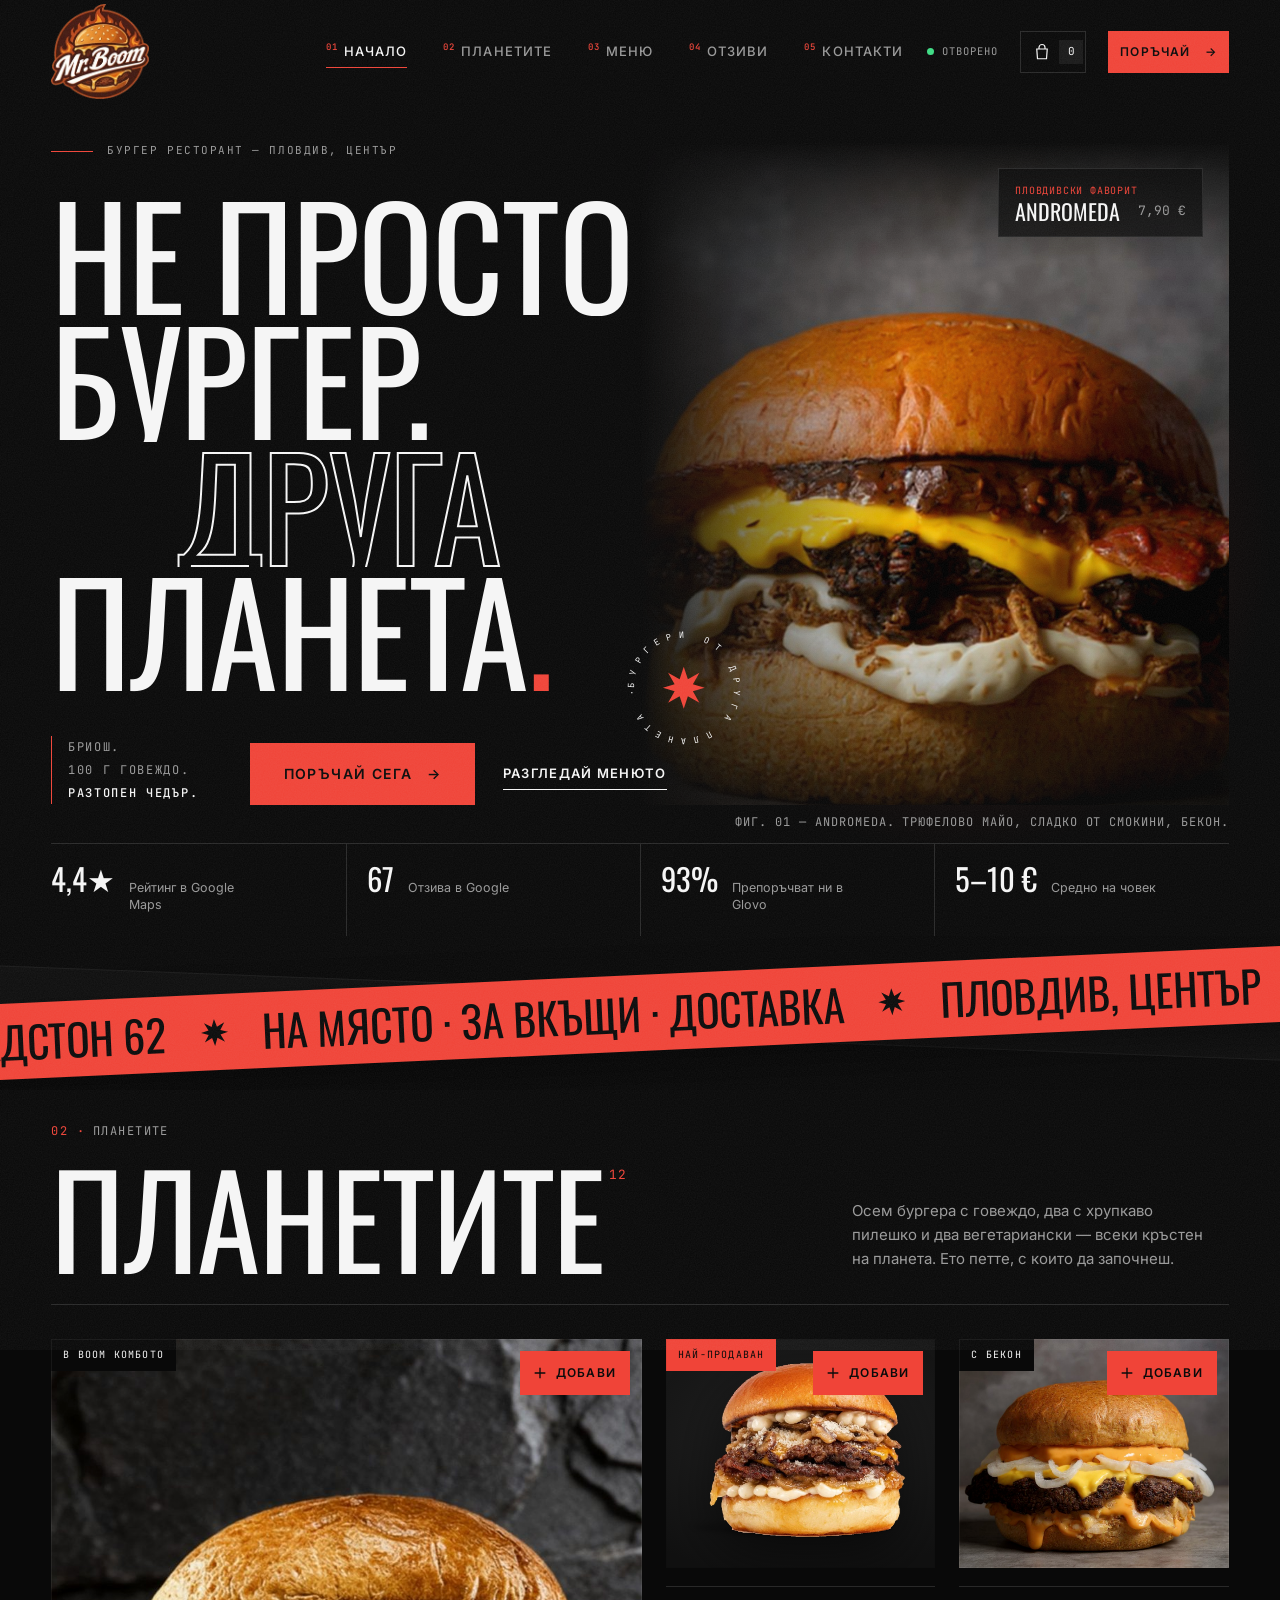
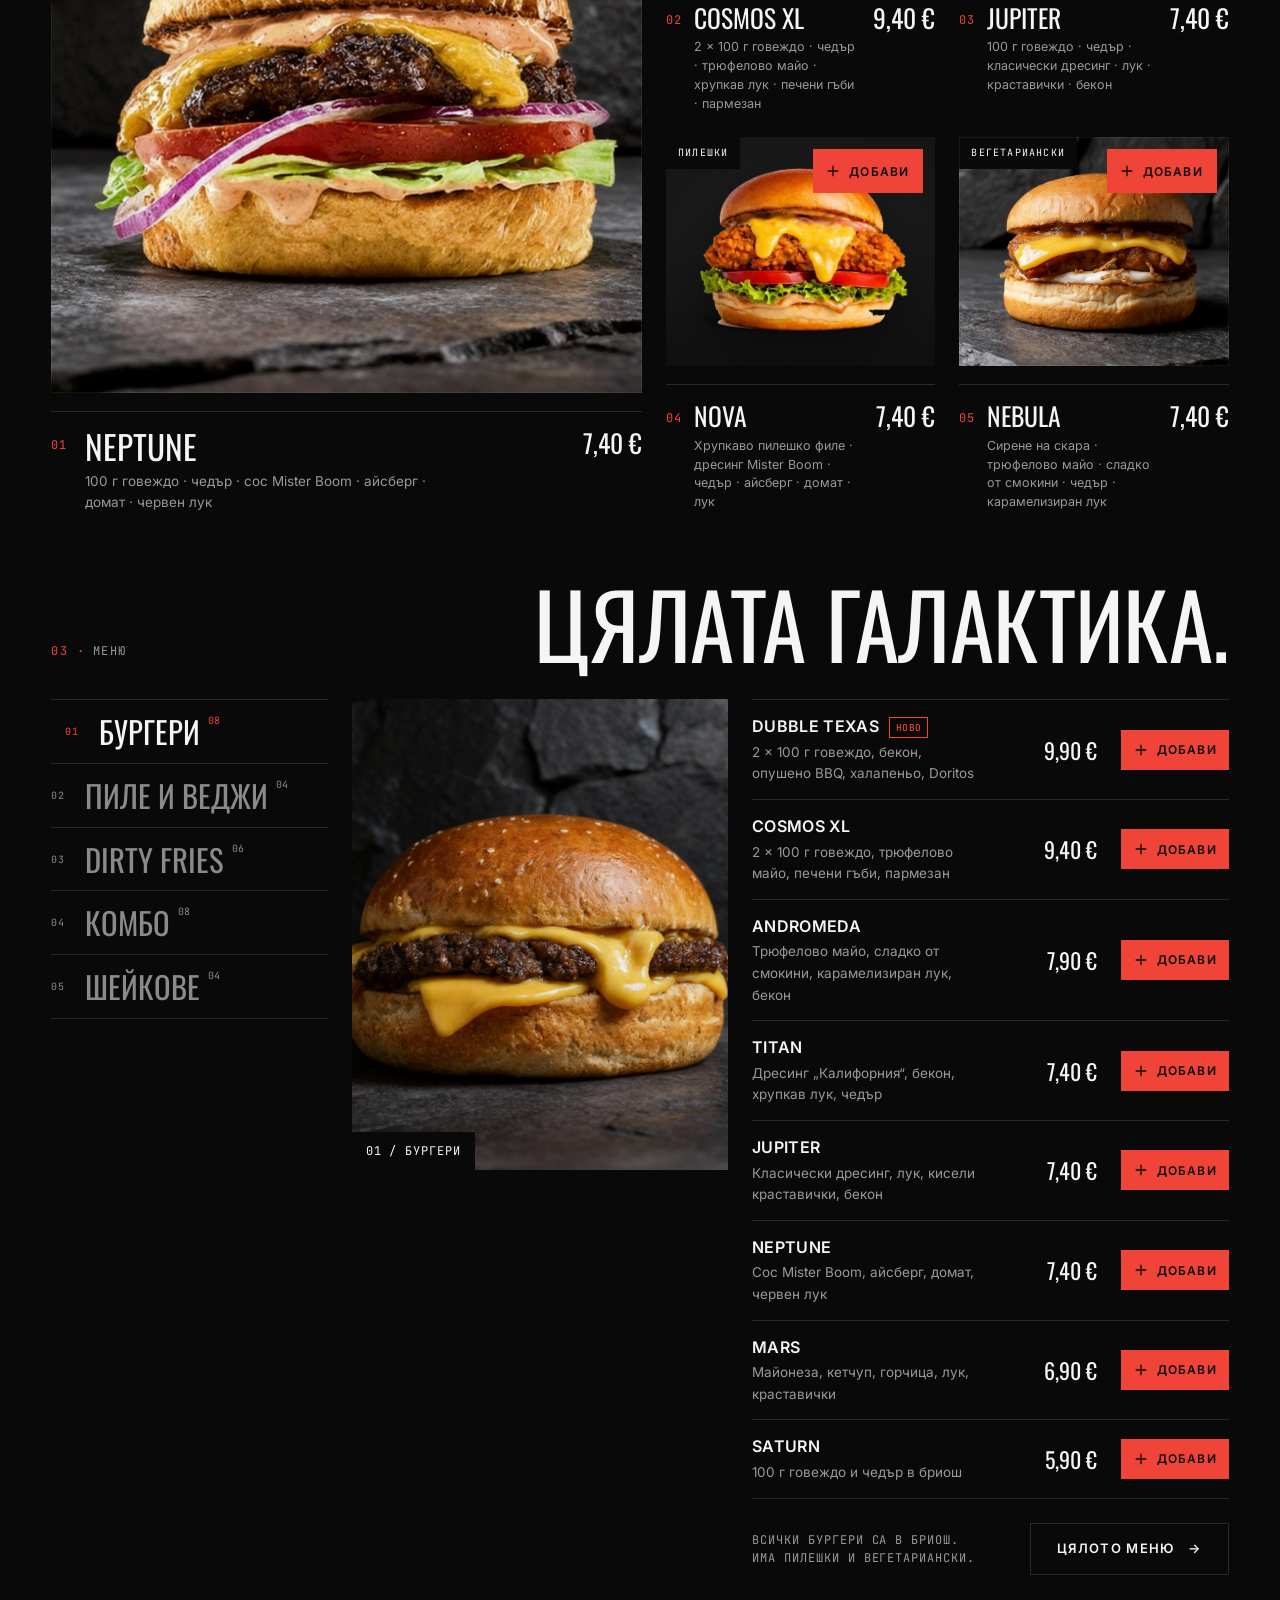
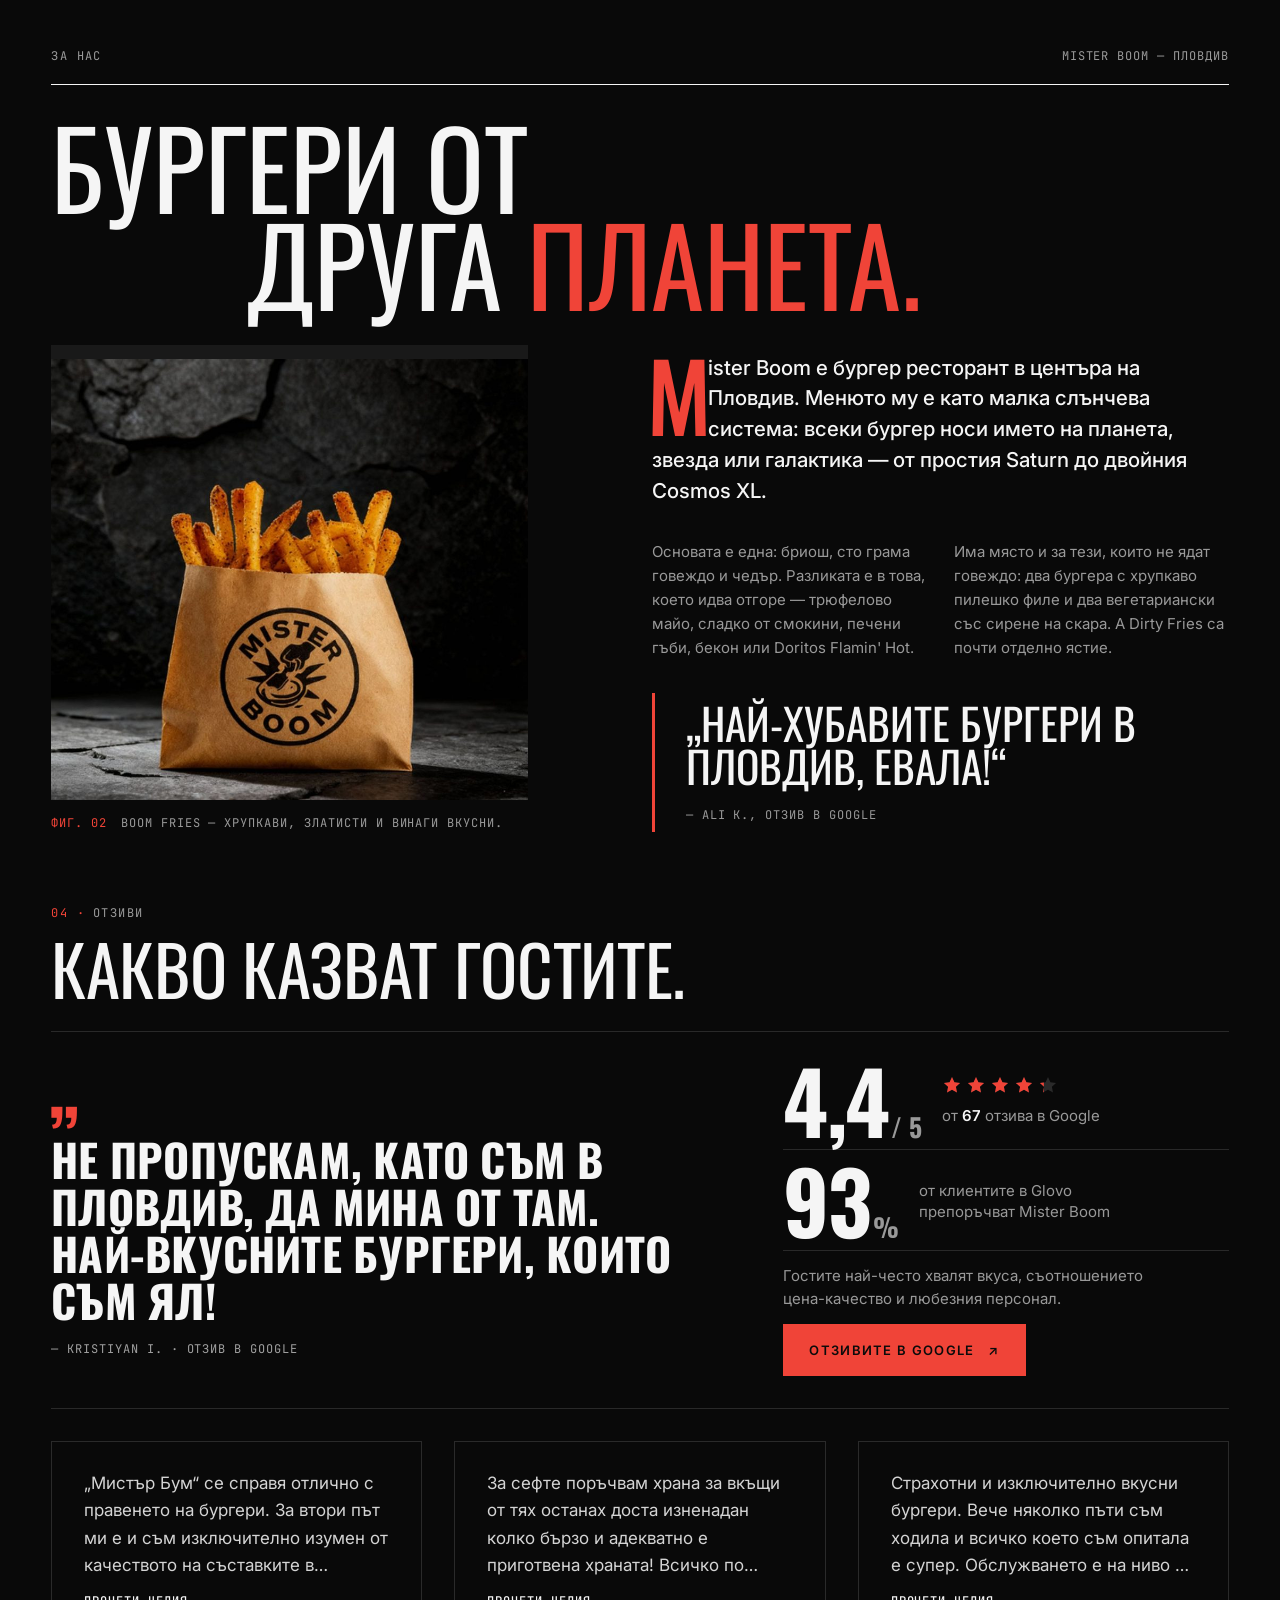
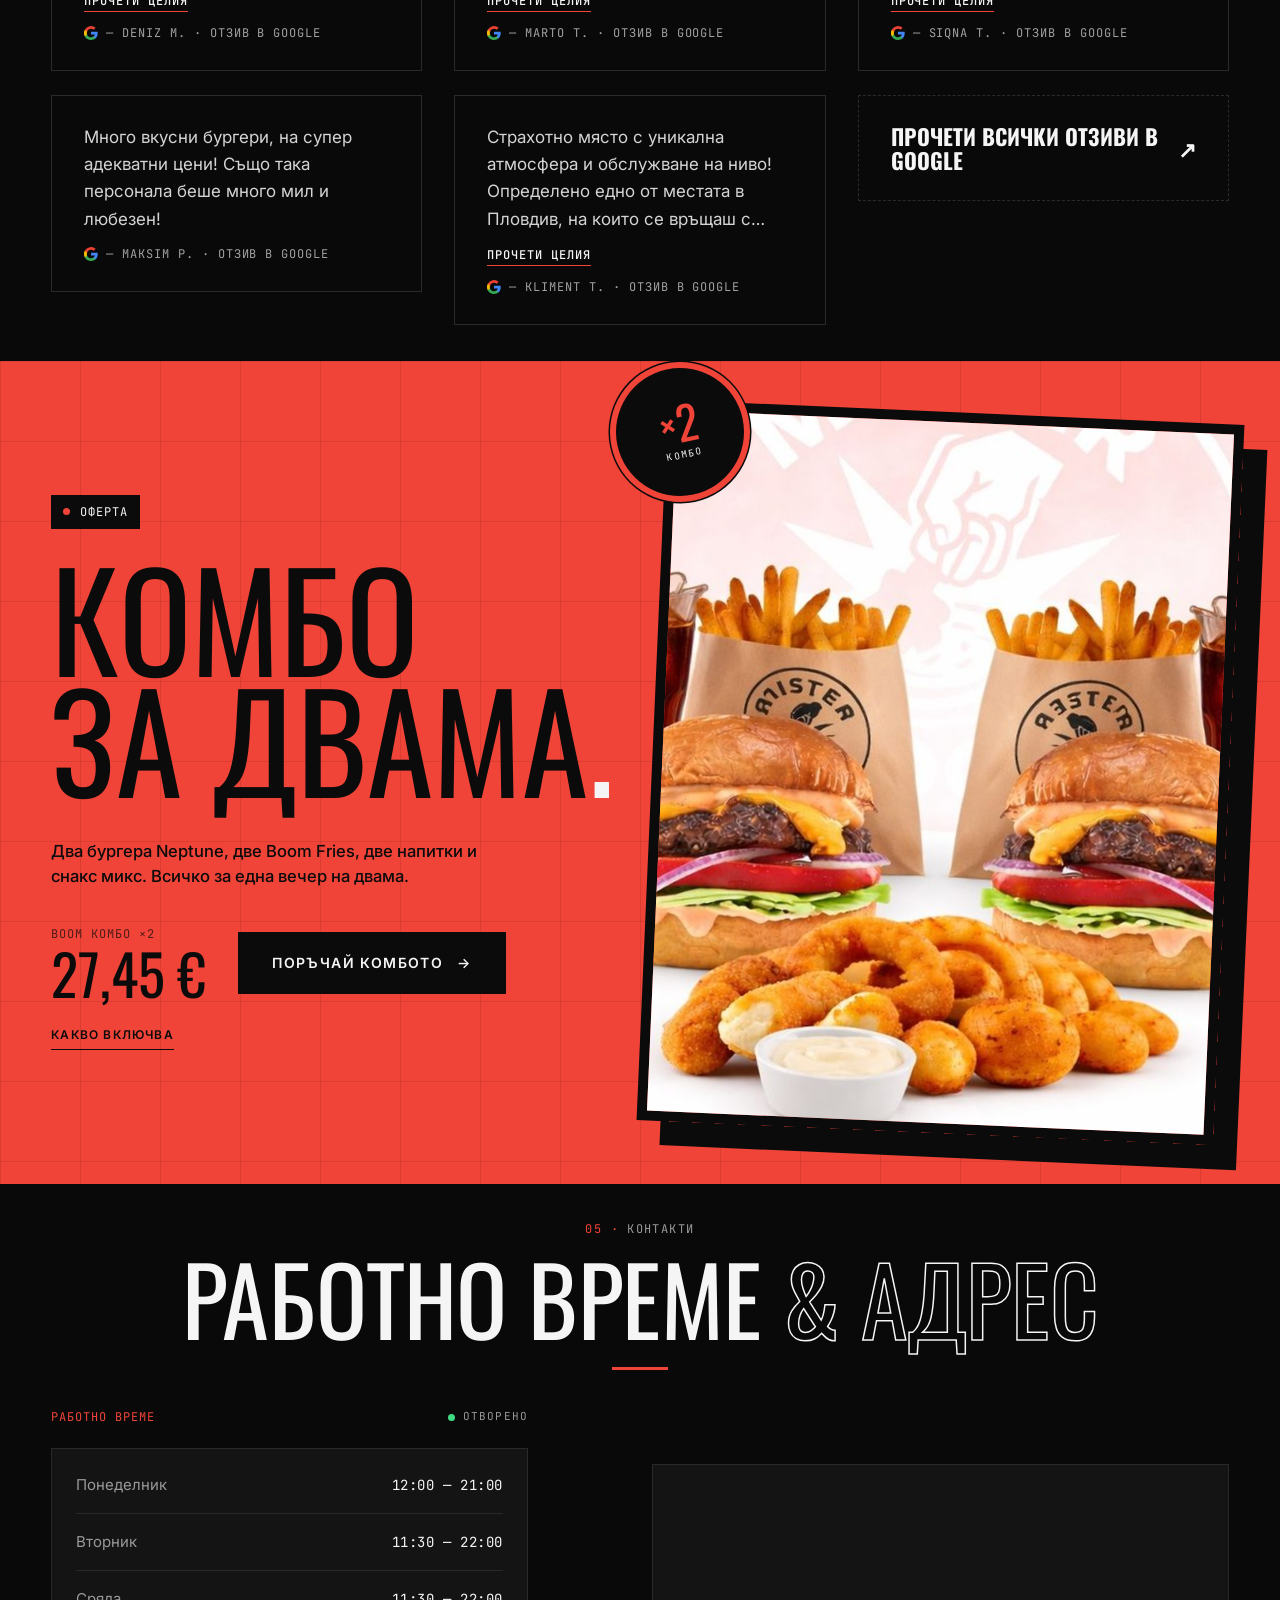
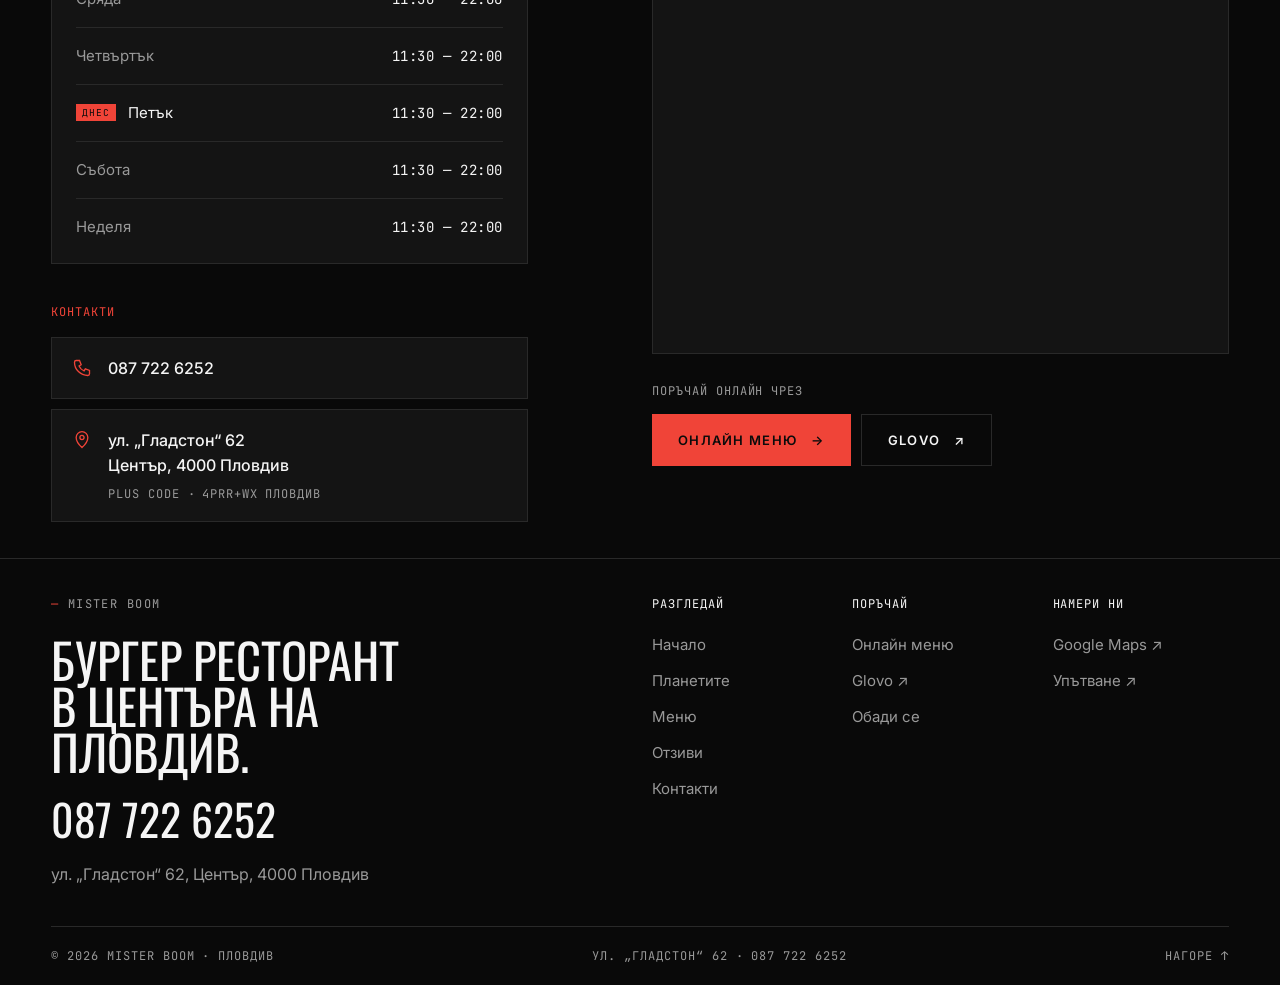
<file: index.html>
<!doctype html>
<html lang="bg">
<head>
  <meta charset="utf-8" />
  <meta name="viewport" content="width=device-width, initial-scale=1" />
  <title>Mister Boom — Бургер ресторант в Пловдив</title>
  <meta name="description" content="Mister Boom — бургер ресторант на ул. „Гладстон“ 62 в центъра на Пловдив. Бургери от друга планета: Andromeda, Cosmos XL, Neptune. На място, за вкъщи и с доставка." />
  <meta name="theme-color" content="#090909" />
  <meta property="og:title" content="Mister Boom — Бургер ресторант в Пловдив" />
  <meta property="og:description" content="Бургери от друга планета. ул. „Гладстон“ 62, Пловдив." />
  <meta property="og:image" content="assets/img/menu/andromeda.jpg" />
  <link rel="icon" type="image/png" href="assets/img/favicon-64.png" />
  <link rel="apple-touch-icon" href="assets/img/apple-touch-icon.png" />

  <link rel="preconnect" href="https://fonts.googleapis.com" />
  <link rel="preconnect" href="https://fonts.gstatic.com" crossorigin />
  <link href="https://fonts.googleapis.com/css2?family=Oswald:wght@700&family=Inter:wght@400;500;600;700&family=JetBrains+Mono:wght@400;500&display=swap" rel="stylesheet" />
  <link rel="preload" as="image" href="assets/img/menu/andromeda.jpg" />
  <link rel="stylesheet" href="assets/css/styles.css?v=20261110n" />

  <script type="application/ld+json">
  {
    "@context": "https://schema.org",
    "@type": "Restaurant",
    "name": "Mister Boom",
    "servesCuisine": "Бургери",
    "priceRange": "€5–10",
    "telephone": "+359877226252",
    "address": {
      "@type": "PostalAddress",
      "streetAddress": "ул. „Гладстон“ 62",
      "addressLocality": "Пловдив",
      "postalCode": "4000",
      "addressCountry": "BG"
    },
    "geo": { "@type": "GeoCoordinates", "latitude": 42.1422954, "longitude": 24.7424039 },
    "hasMap": "https://www.google.com/maps/place/Mister+Boom/@42.1422954,24.7424039,17z/data=!4m6!3m5!1s0x14acd100679ca285:0xe8a0c6bd7516f830!8m2!3d42.1422954!4d24.7424039!16s%2Fg%2F11y_2g5vdm",
    "hasMenu": "menu.html"
  }
  </script>
</head>
<body>
  <a class="skip-link" href="#main">Към съдържанието</a>

  <svg width="0" height="0" style="position:absolute" aria-hidden="true">
    <symbol id="burst" viewBox="0 0 100 100">
      <path d="M50 2l9.5 28.5L86 15.5 71 42l27 8-27 8 15 26.5-26.5-15L50 98l-9.5-28.5L14 84.5 29 58 2 50l27-8-15-26.5 26.5 15z" />
    </symbol>
    <symbol id="i-bag" viewBox="0 0 24 24"><path fill="none" stroke="currentColor" stroke-width="1.6" d="M5 8h14l-1 13H6L5 8Zm3 0V6a4 4 0 0 1 8 0v2" /></symbol>
    <symbol id="i-plus" viewBox="0 0 24 24"><path fill="none" stroke="currentColor" stroke-width="2" d="M12 4v16M4 12h16" /></symbol>
    <symbol id="i-check" viewBox="0 0 24 24"><path fill="none" stroke="currentColor" stroke-width="2.4" d="M4.5 12.5l5 5L19.5 7" /></symbol>
    <symbol id="i-phone" viewBox="0 0 24 24"><path fill="none" stroke="currentColor" stroke-width="1.6" d="M5 3h4l2 5-2.5 1.5a11 11 0 0 0 6 6L16 13l5 2v4a2 2 0 0 1-2 2A16 16 0 0 1 3 5a2 2 0 0 1 2-2Z" /></symbol>
    <symbol id="i-mail" viewBox="0 0 24 24"><path fill="none" stroke="currentColor" stroke-width="1.6" d="M3 5h18v14H3zM3 6l9 7 9-7" /></symbol>
    <symbol id="i-pin" viewBox="0 0 24 24"><path fill="none" stroke="currentColor" stroke-width="1.6" d="M12 21s-7-6.2-7-12a7 7 0 0 1 14 0c0 5.8-7 12-7 12Zm0-9.5a2.5 2.5 0 1 0 0-5 2.5 2.5 0 0 0 0 5Z" /></symbol>
    <symbol id="i-car" viewBox="0 0 24 24"><path fill="none" stroke="currentColor" stroke-width="1.6" d="M4 16V11l2-5h12l2 5v5M4 16h16M4 16v2h3v-2m10 0v2h3v-2M7 13h.01M17 13h.01" /></symbol>
    <symbol id="i-google" viewBox="0 0 24 24"><path fill="#4285F4" d="M23.5 12.3c0-.8-.1-1.6-.2-2.3H12v4.4h6.5a5.6 5.6 0 0 1-2.4 3.6v3h3.9c2.3-2.1 3.5-5.2 3.5-8.7Z"/><path fill="#34A853" d="M12 24c3.2 0 6-1.1 7.9-2.9l-3.9-3c-1.1.7-2.4 1.2-4 1.2-3.1 0-5.7-2.1-6.7-4.9H1.3v3.1A12 12 0 0 0 12 24Z"/><path fill="#FBBC05" d="M5.3 14.4a7.2 7.2 0 0 1 0-4.7V6.6h-4a12 12 0 0 0 0 10.9l4-3.1Z"/><path fill="#EA4335" d="M12 4.8c1.8 0 3.3.6 4.6 1.8l3.4-3.4A12 12 0 0 0 1.3 6.6l4 3.1C6.3 6.9 8.9 4.8 12 4.8Z"/></symbol>
    <symbol id="star" viewBox="0 0 24 24"><path d="M12 2.5l2.9 6.2 6.8.8-5 4.7 1.3 6.7L12 17.6l-6 3.3 1.3-6.7-5-4.7 6.8-.8z" /></symbol>
  </svg>

  <!-- ============ NAVIGATION ============ -->
  <header class="nav" data-nav>
    <span class="nav__progress" aria-hidden="true" data-progress></span>
    <div class="nav__inner">
      <a class="logo" href="#nachalo" aria-label="Mister Boom — начало">
        <img class="logo__img" src="assets/img/logo-mr-boom-200.webp" width="97" height="96" decoding="async" alt="Mr. Boom" />
      </a>

      <nav class="nav__links" aria-label="Основна навигация">
        <a href="#nachalo"><span class="nav__idx">01</span>Начало</a>
        <a href="#planetite"><span class="nav__idx">02</span>Планетите</a>
        <a href="#menu"><span class="nav__idx">03</span>Меню</a>
        <a href="#otzivi"><span class="nav__idx">04</span>Отзиви</a>
        <a href="#kontakti"><span class="nav__idx">05</span>Контакти</a>
      </nav>

      <div class="nav__right">
        <span class="status" data-status hidden><i></i><span data-status-text></span></span>
        <a class="cart-btn" href="menu.html#cart" aria-label="Количка: виж поръчката">
          <svg aria-hidden="true"><use href="#i-bag" /></svg>
          <span class="cart-btn__count" data-cart-count>0</span>
        </a>
        <a class="btn btn--red btn--sm nav__order" href="menu.html">Поръчай <span class="btn__arrow" aria-hidden="true">→</span></a>
        <button class="nav__toggle" aria-label="Отвори менюто" aria-expanded="false" aria-controls="mobile-menu" data-menu-toggle>
          <span></span><span></span>
        </button>
      </div>
    </div>
  </header>

  <div class="mobile-menu" id="mobile-menu" data-mobile-menu aria-hidden="true">
    <nav class="mobile-menu__links" aria-label="Мобилна навигация">
      <a href="#nachalo"><span>01</span>Начало</a>
      <a href="#planetite"><span>02</span>Планетите</a>
      <a href="#menu"><span>03</span>Меню</a>
      <a href="#otzivi"><span>04</span>Отзиви</a>
      <a href="#kontakti"><span>05</span>Контакти</a>
    </nav>
    <div class="mobile-menu__foot">
      <a class="btn btn--red btn--block" href="menu.html">Поръчай сега <span class="btn__arrow" aria-hidden="true">→</span></a>
      <p class="mono"><span data-biz="address.street">ул. „Гладстон“ 62</span> · <a href="tel:+359877226252" data-biz-tel data-biz="phone.display">087 722 6252</a></p>
    </div>
  </div>

  <main id="main">

    <!-- ============ HERO ============ -->
    <section class="hero" id="nachalo" data-spy="nachalo">
      <div class="hero__grid container">
        <div class="hero__copy">
          <p class="eyebrow reveal-up" style="--d:.1s"><span class="eyebrow__bar"></span>Бургер ресторант — Пловдив, Център</p>
          <h1 class="hero__title" aria-label="Не просто бургер. Друга планета.">
            <span class="line"><span>Не просто</span></span>
            <span class="line"><span>бургер.</span></span>
            <span class="line line--outline"><span>Друга</span></span>
            <span class="line"><span>планета<em>.</em></span></span>
          </h1>
          <div class="hero__bottom">
            <p class="hero__sub reveal-up" style="--d:.9s">Бриош.<br />100 г говеждо.<br /><strong>Разтопен чедър.</strong></p>
            <div class="hero__actions reveal-up" style="--d:1s">
              <a class="btn btn--red btn--lg" href="menu.html">Поръчай сега <span class="btn__arrow" aria-hidden="true">→</span></a>
              <a class="link-line" href="#menu">Разгледай менюто</a>
            </div>
          </div>
        </div>

        <figure class="hero__media">
          <span class="hero__wipe" aria-hidden="true"></span>
          <div class="hero__img-wrap">
            <img src="assets/img/menu/andromeda.jpg" width="960" height="960" fetchpriority="high" alt="Бургер Andromeda на Mister Boom — говеждо, чедър, бекон и карамелизиран лук в бриош" data-parallax="0.08" />
          </div>
          <figcaption class="hero__caption mono">Фиг. 01 — Andromeda. Трюфелово майо, сладко от смокини, бекон.</figcaption>

          <a class="hero__tag" href="menu.html#p-andromeda">
            <span class="mono">Пловдивски фаворит</span>
            <strong>Andromeda</strong>
            <span class="hero__tag-price">7,90 €</span>
          </a>

          <div class="badge" aria-hidden="true">
            <svg viewBox="0 0 200 200" class="badge__ring">
              <defs><path id="ring" d="M100,100 m-78,0 a78,78 0 1,1 156,0 a78,78 0 1,1 -156,0" /></defs>
              <text><textPath href="#ring" textLength="486" lengthAdjust="spacing">БУРГЕРИ ОТ ДРУГА ПЛАНЕТА · </textPath></text>
            </svg>
            <svg class="badge__burst"><use href="#burst" /></svg>
          </div>
        </figure>
      </div>

      <div class="hero__stats container">
        <div class="stat"><span class="stat__num">4,4★</span><span class="stat__label">Рейтинг в Google Maps</span></div>
        <div class="stat"><span class="stat__num">67</span><span class="stat__label">Отзива в Google</span></div>
        <div class="stat"><span class="stat__num">93%</span><span class="stat__label">Препоръчват ни в Glovo</span></div>
        <div class="stat"><span class="stat__num">5–10 €</span><span class="stat__label">Средно на човек</span></div>
      </div>
    </section>

    <!-- ============ TAPE ============ -->
    <div class="tape" aria-hidden="true">
      <div class="tape__band tape__band--back"></div>
      <div class="tape__band tape__band--front">
        <div class="tape__track">
          <span>Гладстон 62</span><svg><use href="#burst" /></svg><span>На място · За вкъщи · Доставка</span><svg><use href="#burst" /></svg><span>Пловдив, Център</span><svg><use href="#burst" /></svg>
          <span>Гладстон 62</span><svg><use href="#burst" /></svg><span>На място · За вкъщи · Доставка</span><svg><use href="#burst" /></svg><span>Пловдив, Център</span><svg><use href="#burst" /></svg>
        </div>
      </div>
    </div>

    <!-- ============ SIGNATURES ============ -->
    <section class="signatures" id="planetite" data-spy="planetite" aria-labelledby="sig-title">
      <div class="container">
        <header class="section-head">
          <div>
            <p class="label"><span>02 ·</span> Планетите</p>
            <h2 class="display" id="sig-title">Планетите<sup>12</sup></h2>
          </div>
          <p class="section-head__copy">Осем бургера с говеждо, два с хрупкаво пилешко и два вегетариански — всеки кръстен на планета. Ето петте, с които да започнеш.</p>
        </header>

        <div class="sig-grid">
          <article class="sig sig--lead reveal">
            <a href="menu.html#p-neptune" class="sig__link">
              <div class="sig__media">
                <img src="assets/img/menu/neptune.jpg" width="960" height="960" alt="Neptune — бургер с айсберг, домат и червен лук" loading="lazy" />
                <span class="sig__chip">В Boom комбото</span>
              </div>
              <div class="sig__info">
                <span class="sig__idx mono">01</span>
                <div class="sig__body">
                  <h3 class="sig__name">Neptune</h3>
                  <p class="sig__desc">100 г говеждо · чедър · сос Mister Boom · айсберг · домат · червен лук</p>
                </div>
                <span class="sig__price">7,40 €</span>
              </div>
            </a>
            <button type="button" class="qadd" data-add="neptune" aria-label="Добави Neptune в количката"><svg aria-hidden="true"><use href="#i-plus" /></svg><span class="qadd__label">Добави</span></button>
          </article>
          <div class="sig-quad">
          <article class="sig reveal">
            <a href="menu.html#p-cosmos-xl" class="sig__link">
              <div class="sig__media is-light">
                <img src="assets/img/menu/cutout/cosmos-xl.webp" width="884" height="721" alt="Cosmos XL — двоен бургер с гъби, хрупкав лук и пармезан" loading="lazy" />
                <span class="sig__chip sig__chip--red">Най-продаван</span>
              </div>
              <div class="sig__info">
                <span class="sig__idx mono">02</span>
                <div class="sig__body">
                  <h3 class="sig__name">Cosmos XL</h3>
                  <p class="sig__desc">2 × 100 г говеждо · чедър · трюфелово майо · хрупкав лук · печени гъби · пармезан</p>
                </div>
                <span class="sig__price">9,40 €</span>
              </div>
            </a>
            <button type="button" class="qadd" data-add="cosmos-xl" aria-label="Добави Cosmos XL в количката"><svg aria-hidden="true"><use href="#i-plus" /></svg><span class="qadd__label">Добави</span></button>
          </article>
          <article class="sig reveal">
            <a href="menu.html#p-jupiter" class="sig__link">
              <div class="sig__media">
                <img src="assets/img/menu/jupiter.jpg" width="960" height="960" alt="Jupiter — бургер с бекон и класически дресинг" loading="lazy" />
                <span class="sig__chip">С бекон</span>
              </div>
              <div class="sig__info">
                <span class="sig__idx mono">03</span>
                <div class="sig__body">
                  <h3 class="sig__name">Jupiter</h3>
                  <p class="sig__desc">100 г говеждо · чедър · класически дресинг · лук · краставички · бекон</p>
                </div>
                <span class="sig__price">7,40 €</span>
              </div>
            </a>
            <button type="button" class="qadd" data-add="jupiter" aria-label="Добави Jupiter в количката"><svg aria-hidden="true"><use href="#i-plus" /></svg><span class="qadd__label">Добави</span></button>
          </article>
          <article class="sig reveal">
            <a href="menu.html#p-nova" class="sig__link">
              <div class="sig__media is-light">
                <img src="assets/img/menu/cutout/nova.webp" width="953" height="759" alt="Nova — бургер с хрупкаво пилешко филе, разтопен чедър, айсберг и домат" loading="lazy" />
                <span class="sig__chip">Пилешки</span>
              </div>
              <div class="sig__info">
                <span class="sig__idx mono">04</span>
                <div class="sig__body">
                  <h3 class="sig__name">Nova</h3>
                  <p class="sig__desc">Хрупкаво пилешко филе · дресинг Mister Boom · чедър · айсберг · домат · лук</p>
                </div>
                <span class="sig__price">7,40 €</span>
              </div>
            </a>
            <button type="button" class="qadd" data-add="nova" aria-label="Добави Nova в количката"><svg aria-hidden="true"><use href="#i-plus" /></svg><span class="qadd__label">Добави</span></button>
          </article>
          <article class="sig reveal">
            <a href="menu.html#p-nebula" class="sig__link">
              <div class="sig__media">
                <img src="assets/img/menu/nebula.jpg" width="960" height="960" alt="Nebula — вегетариански бургер със сирене на скара и сладко от смокини" loading="lazy" />
                <span class="sig__chip">Вегетариански</span>
              </div>
              <div class="sig__info">
                <span class="sig__idx mono">05</span>
                <div class="sig__body">
                  <h3 class="sig__name">Nebula</h3>
                  <p class="sig__desc">Сирене на скара · трюфелово майо · сладко от смокини · чедър · карамелизиран лук</p>
                </div>
                <span class="sig__price">7,40 €</span>
              </div>
            </a>
            <button type="button" class="qadd" data-add="nebula" aria-label="Добави Nebula в количката"><svg aria-hidden="true"><use href="#i-plus" /></svg><span class="qadd__label">Добави</span></button>
          </article>
          </div>
        </div>
      </div>
    </section>

    <!-- ============ MENU PREVIEW ============ -->
    <section class="menu" id="menu" data-spy="menu" aria-labelledby="menu-title">
      <div class="container">
        <header class="menu__head">
          <p class="label"><span>03 ·</span> Меню</p>
          <h2 class="display display--m" id="menu-title">Цялата галактика.</h2>
        </header>

        <div class="menu__layout" data-tabs>
          <div class="menu__tabs" role="tablist" aria-label="Категории в менюто">
            <button role="tab" aria-selected="true" aria-controls="tab-burgers" id="t-burgers" data-tab="burgers"><span class="mono">01</span>Бургери<sup>08</sup></button>
            <button role="tab" aria-selected="false" aria-controls="tab-chicken" id="t-chicken" data-tab="chicken" tabindex="-1"><span class="mono">02</span>Пиле и веджи<sup>04</sup></button>
            <button role="tab" aria-selected="false" aria-controls="tab-fries" id="t-fries" data-tab="fries" tabindex="-1"><span class="mono">03</span>Dirty Fries<sup>06</sup></button>
            <button role="tab" aria-selected="false" aria-controls="tab-combos" id="t-combos" data-tab="combos" tabindex="-1"><span class="mono">04</span>Комбо<sup>08</sup></button>
            <button role="tab" aria-selected="false" aria-controls="tab-shakes" id="t-shakes" data-tab="shakes" tabindex="-1"><span class="mono">05</span>Шейкове<sup>04</sup></button>
          </div>

          <div class="menu__visual" aria-hidden="true">
            <img src="assets/img/menu/saturn.jpg" alt="" data-cat="burgers" class="is-active" loading="lazy" />
            <img src="assets/img/menu/galaxy.jpg" alt="" data-cat="chicken" loading="lazy" />
            <img src="assets/img/menu/spicy-chicken-fries.jpg" alt="" data-cat="fries" loading="lazy" />
            <img src="assets/img/menu/cheeseburger-kombo.jpg" alt="" data-cat="combos" loading="lazy" />
            <img src="assets/img/menu/shake-chocolate.jpg" alt="" data-cat="shakes" loading="lazy" />
            <span class="menu__visual-label mono" data-cat-label>01 / Бургери</span>
          </div>

          <div class="menu__panels">
            <div class="menu__panel is-active" role="tabpanel" id="tab-burgers" aria-labelledby="t-burgers">
              <ul class="items">
                <li><div><h4>Dubble Texas <em class="tag tag--red">Ново</em></h4><p>2 × 100 г говеждо, бекон, опушено BBQ, халапеньо, Doritos</p></div><span>9,90 €</span><button type="button" class="qadd qadd--row" data-add="dubble-texas" aria-label="Добави Dubble Texas в количката"><svg aria-hidden="true"><use href="#i-plus" /></svg><span class="qadd__label">Добави</span></button></li>
                <li><div><h4>Cosmos XL</h4><p>2 × 100 г говеждо, трюфелово майо, печени гъби, пармезан</p></div><span>9,40 €</span><button type="button" class="qadd qadd--row" data-add="cosmos-xl" aria-label="Добави Cosmos XL в количката"><svg aria-hidden="true"><use href="#i-plus" /></svg><span class="qadd__label">Добави</span></button></li>
                <li><div><h4>Andromeda</h4><p>Трюфелово майо, сладко от смокини, карамелизиран лук, бекон</p></div><span>7,90 €</span><button type="button" class="qadd qadd--row" data-add="andromeda" aria-label="Добави Andromeda в количката"><svg aria-hidden="true"><use href="#i-plus" /></svg><span class="qadd__label">Добави</span></button></li>
                <li><div><h4>Titan</h4><p>Дресинг „Калифорния“, бекон, хрупкав лук, чедър</p></div><span>7,40 €</span><button type="button" class="qadd qadd--row" data-add="titan" aria-label="Добави Titan в количката"><svg aria-hidden="true"><use href="#i-plus" /></svg><span class="qadd__label">Добави</span></button></li>
                <li><div><h4>Jupiter</h4><p>Класически дресинг, лук, кисели краставички, бекон</p></div><span>7,40 €</span><button type="button" class="qadd qadd--row" data-add="jupiter" aria-label="Добави Jupiter в количката"><svg aria-hidden="true"><use href="#i-plus" /></svg><span class="qadd__label">Добави</span></button></li>
                <li><div><h4>Neptune</h4><p>Сос Mister Boom, айсберг, домат, червен лук</p></div><span>7,40 €</span><button type="button" class="qadd qadd--row" data-add="neptune" aria-label="Добави Neptune в количката"><svg aria-hidden="true"><use href="#i-plus" /></svg><span class="qadd__label">Добави</span></button></li>
                <li><div><h4>Mars</h4><p>Майонеза, кетчуп, горчица, лук, краставички</p></div><span>6,90 €</span><button type="button" class="qadd qadd--row" data-add="mars" aria-label="Добави Mars в количката"><svg aria-hidden="true"><use href="#i-plus" /></svg><span class="qadd__label">Добави</span></button></li>
                <li><div><h4>Saturn</h4><p>100 г говеждо и чедър в бриош</p></div><span>5,90 €</span><button type="button" class="qadd qadd--row" data-add="saturn" aria-label="Добави Saturn в количката"><svg aria-hidden="true"><use href="#i-plus" /></svg><span class="qadd__label">Добави</span></button></li>
              </ul>
            </div>
            <div class="menu__panel" role="tabpanel" id="tab-chicken" aria-labelledby="t-chicken" hidden>
              <ul class="items">
                <li><div><h4>Nova</h4><p>Хрупкаво пилешко филе, дресинг Mister Boom, чедър, айсберг, домат</p></div><span>7,40 €</span><button type="button" class="qadd qadd--row" data-add="nova" aria-label="Добави Nova в количката"><svg aria-hidden="true"><use href="#i-plus" /></svg><span class="qadd__label">Добави</span></button></li>
                <li><div><h4>Spicy Chicken Draco</h4><p>Пилешко филе, дресинг „Калифорния“, карамелизиран лук, халапеньо</p></div><span>7,40 €</span><button type="button" class="qadd qadd--row" data-add="draco" aria-label="Добави Spicy Chicken Draco в количката"><svg aria-hidden="true"><use href="#i-plus" /></svg><span class="qadd__label">Добави</span></button></li>
                <li><div><h4>Galaxy <em class="tag">V</em></h4><p>Сирене на скара, дресинг Mister Boom, айсберг, краставички</p></div><span>7,40 €</span><button type="button" class="qadd qadd--row" data-add="galaxy" aria-label="Добави Galaxy в количката"><svg aria-hidden="true"><use href="#i-plus" /></svg><span class="qadd__label">Добави</span></button></li>
                <li><div><h4>Nebula <em class="tag">V</em></h4><p>Сирене на скара, трюфелово майо, сладко от смокини, чедър</p></div><span>7,40 €</span><button type="button" class="qadd qadd--row" data-add="nebula" aria-label="Добави Nebula в количката"><svg aria-hidden="true"><use href="#i-plus" /></svg><span class="qadd__label">Добави</span></button></li>
              </ul>
            </div>
            <div class="menu__panel" role="tabpanel" id="tab-fries" aria-labelledby="t-fries" hidden>
              <ul class="items">
                <li><div><h4>Boom Chicken Fries</h4><p>Хрупкаво пилешко, сос чедър, чеснов сос, хрупкав лук</p></div><span>7,70 €</span><button type="button" class="qadd qadd--row" data-add="boom-chicken-fries" aria-label="Добави Boom Chicken Fries в количката"><svg aria-hidden="true"><use href="#i-plus" /></svg><span class="qadd__label">Добави</span></button></li>
                <li><div><h4>Garlic Parmesan Fries</h4><p>Хрупкаво пилешко, чеснов сос, пармезан, магданоз</p></div><span>7,70 €</span><button type="button" class="qadd qadd--row" data-add="garlic-parmesan-fries" aria-label="Добави Garlic Parmesan Fries в количката"><svg aria-hidden="true"><use href="#i-plus" /></svg><span class="qadd__label">Добави</span></button></li>
                <li><div><h4>Spicy Chicken Fries <em class="tag tag--red">Люто</em></h4><p>Пилешко, сос чедър, халапеньо, майо с мед и срирача</p></div><span>7,70 €</span><button type="button" class="qadd qadd--row" data-add="spicy-chicken-fries" aria-label="Добави Spicy Chicken Fries в количката"><svg aria-hidden="true"><use href="#i-plus" /></svg><span class="qadd__label">Добави</span></button></li>
                <li><div><h4>Sweet Fries <em class="tag tag--red">Ново</em></h4><p>Сладък картоф, трюфелово майо, пико де гайо</p></div><span>7,40 €</span><button type="button" class="qadd qadd--row" data-add="sweet-fries" aria-label="Добави Sweet Fries в количката"><svg aria-hidden="true"><use href="#i-plus" /></svg><span class="qadd__label">Добави</span></button></li>
                <li><div><h4>Moon Fries</h4><p>Сос чедър, майо с мед и срирача, лук, халапеньо</p></div><span>5,90 €</span><button type="button" class="qadd qadd--row" data-add="moon-fries" aria-label="Добави Moon Fries в количката"><svg aria-hidden="true"><use href="#i-plus" /></svg><span class="qadd__label">Добави</span></button></li>
                <li><div><h4>Truffle Cheese Fries</h4><p>Трюфелово майо, хрупкав лук, пармезан</p></div><span>5,90 €</span><button type="button" class="qadd qadd--row" data-add="truffle-cheese-fries" aria-label="Добави Truffle Cheese Fries в количката"><svg aria-hidden="true"><use href="#i-plus" /></svg><span class="qadd__label">Добави</span></button></li>
              </ul>
            </div>
            <div class="menu__panel" role="tabpanel" id="tab-combos" aria-labelledby="t-combos" hidden>
              <ul class="items">
                <li><div><h4>Boom's Kombo Single</h4><p>Neptune, Boom Fries, напитка, снакс микс, дип сос</p></div><span>13,95 €</span><button type="button" class="qadd qadd--row" data-add="kombo-single" aria-label="Добави Boom's Kombo Single в количката"><svg aria-hidden="true"><use href="#i-plus" /></svg><span class="qadd__label">Добави</span></button></li>
                <li><div><h4>Boom Комбо ×2</h4><p>2 × Neptune, 2 × Boom Fries, 2 напитки, снакс микс</p></div><span>27,45 €</span><button type="button" class="qadd qadd--row" data-add="kombo-x2" aria-label="Добави Boom Комбо ×2 в количката"><svg aria-hidden="true"><use href="#i-plus" /></svg><span class="qadd__label">Добави</span></button></li>
                <li><div><h4>Andromeda Kombo</h4><p>Andromeda, малки картофки, напитка, снакс микс, сос</p></div><span>14,95 €</span><button type="button" class="qadd qadd--row" data-add="andromeda-kombo" aria-label="Добави Andromeda Kombo в количката"><svg aria-hidden="true"><use href="#i-plus" /></svg><span class="qadd__label">Добави</span></button></li>
                <li><div><h4>Cheeseburger Комбо <em class="tag">Детско</em></h4><p>Малък бургер, картофки и напитка</p></div><span>6,90 €</span><button type="button" class="qadd qadd--row" data-add="cheeseburger-kombo" aria-label="Добави Cheeseburger Комбо в количката"><svg aria-hidden="true"><use href="#i-plus" /></svg><span class="qadd__label">Добави</span></button></li>
              </ul>
              <a class="items__more link-line" href="menu.html#cat-combos">Виж всички 8 комбо →</a>
            </div>
            <div class="menu__panel" role="tabpanel" id="tab-shakes" aria-labelledby="t-shakes" hidden>
              <ul class="items">
                <li><div><h4>Lyx Shake Oreo</h4><p>Милкшейк с Oreo, 300 мл</p></div><span>3,90 €</span><button type="button" class="qadd qadd--row" data-add="shake-oreo" aria-label="Добави Lyx Shake Oreo в количката"><svg aria-hidden="true"><use href="#i-plus" /></svg><span class="qadd__label">Добави</span></button></li>
                <li><div><h4>Ванилов милкшейк</h4><p>300 мл</p></div><span>2,90 €</span><button type="button" class="qadd qadd--row" data-add="shake-vanilla" aria-label="Добави Ванилов милкшейк в количката"><svg aria-hidden="true"><use href="#i-plus" /></svg><span class="qadd__label">Добави</span></button></li>
                <li><div><h4>Ягодов милкшейк</h4><p>300 мл</p></div><span>2,90 €</span><button type="button" class="qadd qadd--row" data-add="shake-strawberry" aria-label="Добави Ягодов милкшейк в количката"><svg aria-hidden="true"><use href="#i-plus" /></svg><span class="qadd__label">Добави</span></button></li>
                <li><div><h4>Шоколадов милкшейк</h4><p>250 мл</p></div><span>2,30 €</span><button type="button" class="qadd qadd--row" data-add="shake-chocolate" aria-label="Добави Шоколадов милкшейк в количката"><svg aria-hidden="true"><use href="#i-plus" /></svg><span class="qadd__label">Добави</span></button></li>
              </ul>
            </div>

            <div class="menu__foot">
              <p class="mono">Всички бургери са в бриош. Има пилешки и вегетариански.</p>
              <a class="btn btn--ghost" href="menu.html">Цялото меню <span class="btn__arrow" aria-hidden="true">→</span></a>
            </div>
          </div>
        </div>
      </div>
    </section>

    <!-- ============ CONCEPT ============ -->
    <section class="story" id="za-nas" data-spy="menu" aria-labelledby="story-title">
      <div class="container">
        <div class="story__masthead">
          <p class="label label--plain">За нас</p>
          <span class="mono">Mister Boom — Пловдив</span>
        </div>

        <h2 class="story__title" id="story-title">
          <span class="reveal-line">Бургери от</span>
          <span class="reveal-line story__title-indent">друга <span class="red">планета.</span></span>
        </h2>

        <div class="story__grid">
          <figure class="story__figure reveal">
            <div class="story__img"><img src="assets/img/menu/boom-fries.jpg" width="960" height="960" alt="Boom Fries в хартиен плик с логото на Mister Boom" loading="lazy" data-parallax="0.06" /></div>
            <figcaption class="mono"><span>Фиг. 02</span> Boom Fries — хрупкави, златисти и винаги вкусни.</figcaption>
          </figure>

          <div class="story__copy">
            <p class="story__lead reveal">Mister Boom е бургер ресторант в центъра на Пловдив. Менюто му е като малка слънчева система: всеки бургер носи името на планета, звезда или галактика — от простия Saturn до двойния Cosmos XL.</p>
            <div class="story__cols reveal">
              <p>Основата е една: бриош, сто грама говеждо и чедър. Разликата е в това, което идва отгоре — трюфелово майо, сладко от смокини, печени гъби, бекон или Doritos Flamin' Hot.</p>
              <p>Има място и за тези, които не ядат говеждо: два бургера с хрупкаво пилешко филе и два вегетариански със сирене на скара. А Dirty Fries са почти отделно ястие.</p>
            </div>

            <blockquote class="story__quote reveal">
              <p>„Най-хубавите бургери в Пловдив, Евала!“</p>
              <cite class="mono">— Ali K., отзив в Google</cite>
            </blockquote>
          </div>
        </div>
      </div>
    </section>

    <!-- ============ REVIEWS ============ -->
    <section class="reviews" id="otzivi" data-spy="otzivi" aria-labelledby="reviews-title">
      <div class="container">
        <header class="reviews__head">
          <p class="label"><span>04 ·</span> Отзиви</p>
          <h2 class="display display--s" id="reviews-title">Какво казват гостите.</h2>
        </header>

        <div class="rv-top">
          <figure class="rv-lead">
            <span class="rv-lead__mark" aria-hidden="true">„</span>
            <blockquote class="rv-lead__text">Не пропускам, като съм в Пловдив, да мина от там. Най-вкусните бургери, които съм ял!</blockquote>
            <figcaption class="rv-lead__cite mono">— Kristiyan I. · отзив в Google</figcaption>
          </figure>

          <div class="rv-side">
            <div class="rv-stat">
              <p class="rv-stat__value"><span data-biz-rating>4,4</span><small>/ 5</small></p>
              <div class="rv-stat__body">
                <div class="stars" role="img" aria-label="4,4 от 5 звезди">
                  <span class="stars__row"><svg><use href="#star" /></svg><svg><use href="#star" /></svg><svg><use href="#star" /></svg><svg><use href="#star" /></svg><svg><use href="#star" /></svg></span>
                  <span class="stars__row stars__row--fill" style="--fill: 88%"><svg><use href="#star" /></svg><svg><use href="#star" /></svg><svg><use href="#star" /></svg><svg><use href="#star" /></svg><svg><use href="#star" /></svg></span>
                </div>
                <p class="rv-stat__label">от <strong>67</strong> отзива в Google</p>
              </div>
            </div>
            <div class="rv-stat">
              <p class="rv-stat__value">93<small>%</small></p>
              <div class="rv-stat__body">
                <p class="rv-stat__label">от клиентите в Glovo препоръчват Mister Boom</p>
              </div>
            </div>
            <p class="rv-side__summary" data-biz="reviewsSummary">Гостите най-често хвалят вкуса, съотношението цена-качество и любезния персонал.</p>
            <a class="btn btn--red" href="https://www.google.com/maps/place/Mister+Boom/@42.1422954,24.7424039,17z/data=!4m6!3m5!1s0x14acd100679ca285:0xe8a0c6bd7516f830!8m2!3d42.1422954!4d24.7424039!16s%2Fg%2F11y_2g5vdm" data-biz-href="maps.place" target="_blank" rel="noopener">Отзивите в Google <span class="btn__arrow" aria-hidden="true">↗</span></a>
          </div>
        </div>

        <!-- Verbatim Google reviews render here from businessData.reviews (hidden while empty).
             The review marked `featured` is shown above as the lead quote and skipped here. -->
        <ul class="rv-list" data-reviews hidden></ul>
      </div>
    </section>

    <!-- ============ PROMO ============ -->
    <section class="promo" id="oferta" data-spy="otzivi" aria-labelledby="promo-title">
      <div class="promo__inner container">
        <div class="promo__copy">
          <p class="promo__label mono"><span class="promo__dot"></span>Оферта</p>
          <h2 class="promo__title" id="promo-title">Комбо<br />за двама<span>.</span></h2>
          <p class="promo__text">Два бургера Neptune, две Boom Fries, две напитки и снакс микс. Всичко за една вечер на двама.</p>
          <div class="promo__actions">
            <p class="promo__price"><span class="mono">Boom Комбо ×2</span><strong>27,45 €</strong></p>
            <button type="button" class="btn btn--black btn--lg promo__add" data-add="kombo-x2"><span class="qadd__label">Поръчай комбото</span> <span class="btn__arrow" aria-hidden="true">→</span></button>
            <a class="promo__more link-line" href="menu.html#p-kombo-x2">Какво включва</a>
          </div>
        </div>
        <div class="promo__media">
          <span class="promo__sticker" aria-hidden="true"><b>×2</b><small>Комбо</small></span>
          <img src="assets/img/menu/kombo-x2.jpg" width="960" height="721" alt="Boom Комбо ×2 — два бургера Neptune, картофки и напитки" loading="lazy" />
        </div>
      </div>
    </section>

    <!-- ============ VISIT: hours & address ============ -->
    <section class="visit" id="kontakti" data-spy="kontakti" aria-labelledby="visit-title">
      <div class="container">
        <header class="visit__head visit__head--center">
          <p class="label"><span>05 ·</span> Контакти</p>
          <h2 class="display" id="visit-title">Работно време <span class="outline">&amp; адрес</span></h2>
          <span class="visit__rule" aria-hidden="true"></span>
        </header>

        <div class="visit__grid">
          <div class="visit__info">
            <!-- Hours -->
            <div class="visit__group">
              <div class="visit__hours-head">
                <h3 class="mono visit__k">Работно време</h3>
                <span class="status status--lg" data-status hidden><i></i><span data-status-text></span></span>
              </div>
              <div class="vcard">
                <table class="hours" data-hours hidden><tbody></tbody></table>
                <p class="vcard__fallback" data-hours-fallback>
                  <a class="link-line" href="https://www.google.com/maps/place/Mister+Boom/@42.1422954,24.7424039,17z/data=!4m6!3m5!1s0x14acd100679ca285:0xe8a0c6bd7516f830!8m2!3d42.1422954!4d24.7424039!16s%2Fg%2F11y_2g5vdm" data-biz-href="maps.place" target="_blank" rel="noopener">Актуалното работно време в Google Maps ↗</a>
                </p>
              </div>
            </div>

            <!-- Contacts -->
            <div class="visit__group">
              <h3 class="mono visit__k">Контакти</h3>
              <ul class="contacts">
                <li class="contact">
                  <svg class="contact__icon" aria-hidden="true"><use href="#i-phone" /></svg>
                  <a class="contact__main" href="tel:+359877226252" data-biz-tel data-biz="phone.display">087 722 6252</a>
                </li>
                <li class="contact" data-biz-if="email" hidden>
                  <svg class="contact__icon" aria-hidden="true"><use href="#i-mail" /></svg>
                  <a class="contact__main" href="#" data-biz-mail data-biz="email"></a>
                </li>
                <li class="contact">
                  <svg class="contact__icon" aria-hidden="true"><use href="#i-pin" /></svg>
                  <div>
                    <a class="contact__main" href="https://www.google.com/maps/dir/?api=1&amp;destination=Mister%20Boom%2C%20ul.%20Gladstone%2062%2C%204000%20Plovdiv" data-biz-href="maps.directions" target="_blank" rel="noopener"><span data-biz="address.street">ул. „Гладстон“ 62</span><br />Център, 4000 Пловдив</a>
                    <p class="contact__sub mono" data-biz-if="parking" hidden><svg aria-hidden="true"><use href="#i-car" /></svg><span data-biz="parking"></span></p>
                    <p class="contact__sub mono">Plus code · <span data-biz="address.plusCode">4PRR+WX Пловдив</span></p>
                  </div>
                </li>
              </ul>
            </div>
          </div>

          <div class="visit__media">
            <div class="visit__map reveal">
              <iframe title="Карта: Mister Boom, ул. „Гладстон“ 62, Пловдив" src="https://maps.google.com/maps?q=Mister%20Boom%2C%20ul.%20Gladstone%2062%2C%204000%20Plovdiv&amp;z=17&amp;hl=bg&amp;output=embed" data-biz-src="maps.embed" loading="lazy" referrerpolicy="no-referrer-when-downgrade"></iframe>
            </div>
            <div class="visit__order">
              <h3 class="mono visit__k visit__k--muted">Поръчай онлайн чрез</h3>
              <div class="visit__order-btns">
                <a class="btn btn--red" href="menu.html">Онлайн меню <span class="btn__arrow" aria-hidden="true">→</span></a>
                <a class="btn btn--ghost" href="https://glovoapp.com/en/bg/plovdiv/stores/mister-boom-gladston-pdv" data-biz-href="ordering.glovo" target="_blank" rel="noopener">Glovo <span class="btn__arrow" aria-hidden="true">↗</span></a>
                <a class="btn btn--ghost" href="#" data-biz-href="ordering.wolt" hidden target="_blank" rel="noopener">Wolt <span class="btn__arrow" aria-hidden="true">↗</span></a>
                <a class="btn btn--ghost" href="#" data-biz-href="ordering.takeaway" hidden target="_blank" rel="noopener">Takeaway <span class="btn__arrow" aria-hidden="true">↗</span></a>
              </div>
            </div>
          </div>
        </div>
      </div>
    </section>
  </main>

  <!-- ============ FOOTER ============ -->
  <footer class="footer">
    <div class="container">
      <div class="footer__top">
        <div class="footer__news">
          <p class="label label--plain"><span>—</span> Mister Boom</p>
          <h3 class="footer__news-title">Бургер ресторант<br />в центъра на Пловдив.</h3>
          <a class="footer__phone" href="tel:+359877226252" data-biz-tel data-biz="phone.display">087 722 6252</a>
          <p class="footer__addr" data-biz="address.full">ул. „Гладстон“ 62, Център, 4000 Пловдив</p>
        </div>

        <nav class="footer__cols" aria-label="Навигация във футъра">
          <div>
            <p class="mono footer__k">Разгледай</p>
            <a href="#nachalo">Начало</a>
            <a href="#planetite">Планетите</a>
            <a href="#menu">Меню</a>
            <a href="#otzivi">Отзиви</a>
            <a href="#kontakti">Контакти</a>
          </div>
          <div>
            <p class="mono footer__k">Поръчай</p>
            <a href="menu.html">Онлайн меню</a>
            <a href="https://glovoapp.com/en/bg/plovdiv/stores/mister-boom-gladston-pdv" data-biz-href="ordering.glovo" target="_blank" rel="noopener">Glovo ↗</a>
            <a href="tel:+359877226252" data-biz-tel>Обади се</a>
          </div>
          <div>
            <p class="mono footer__k">Намери ни</p>
            <a href="https://www.google.com/maps/place/Mister+Boom/@42.1422954,24.7424039,17z/data=!4m6!3m5!1s0x14acd100679ca285:0xe8a0c6bd7516f830!8m2!3d42.1422954!4d24.7424039!16s%2Fg%2F11y_2g5vdm" data-biz-href="maps.place" target="_blank" rel="noopener">Google Maps ↗</a>
            <a href="https://www.google.com/maps/dir/?api=1&amp;destination=Mister%20Boom%2C%20ul.%20Gladstone%2062%2C%204000%20Plovdiv" data-biz-href="maps.directions" target="_blank" rel="noopener">Упътване ↗</a>
          </div>
        </nav>
      </div>

      <div class="footer__bottom mono">
        <span>© <span data-year>2026</span> Mister Boom · Пловдив</span>
        <span class="hide-sm">ул. „Гладстон“ 62 · 087 722 6252</span>
        <a href="#nachalo">Нагоре ↑</a>
      </div>
    </div>
  </footer>

  <script src="assets/js/business-data.js?v=20261110n" defer></script>
  <script src="assets/js/main.js?v=20261110n" defer></script>
  <script src="assets/js/menu-data.js?v=20261110n" defer></script>
  <script src="assets/js/shop.js?v=20261110n" defer></script>
  <script src="assets/js/home-cart.js?v=20261110n" defer></script>
</body>
</html>
</file>
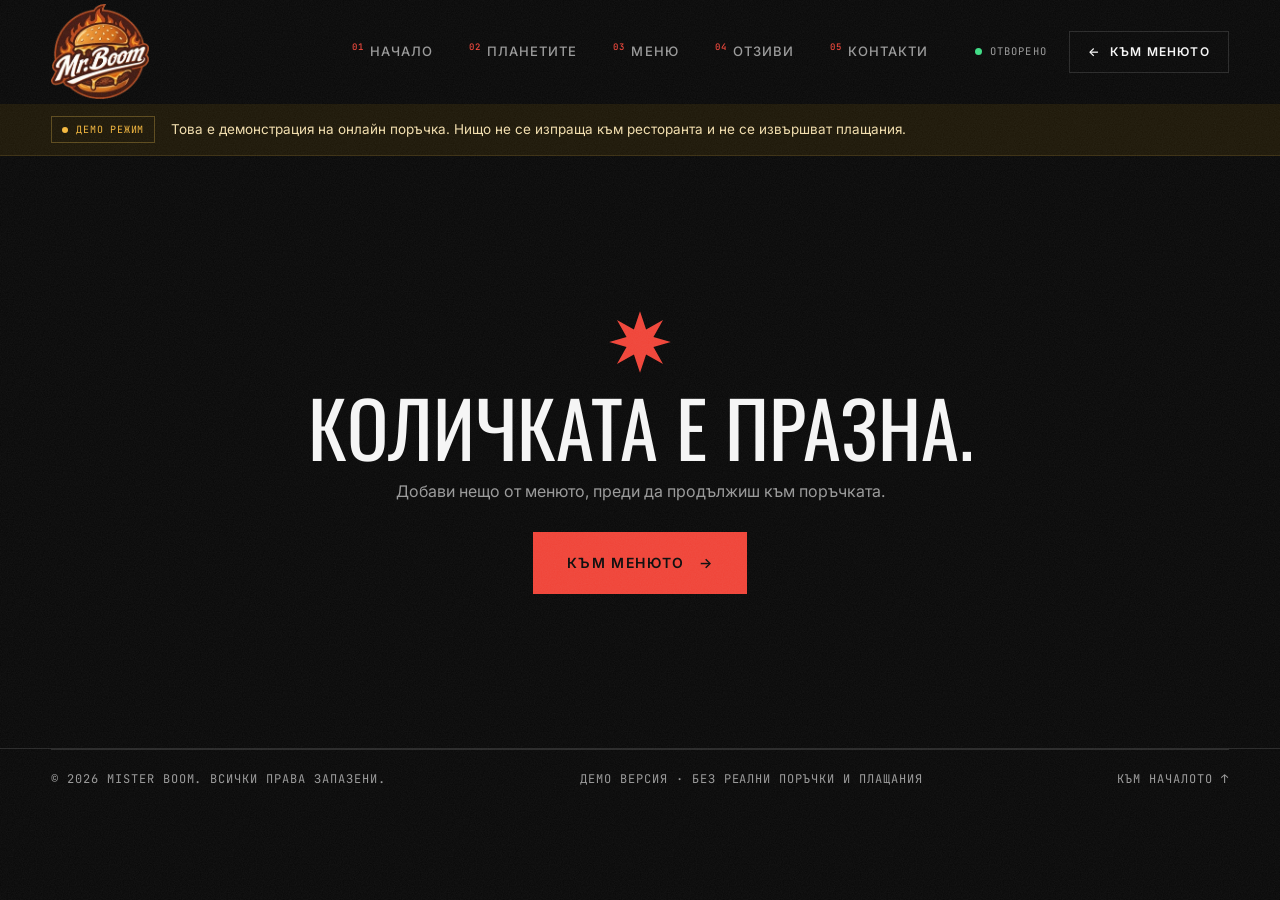
<file: checkout.html>
<!doctype html>
<html lang="bg">
<head>
  <meta charset="utf-8" />
  <meta name="viewport" content="width=device-width, initial-scale=1" />
  <title>Поръчка — Mister Boom, Пловдив</title>
  <meta name="description" content="Финализирай поръчката си в Mister Boom." />
  <meta name="robots" content="noindex" />
  <meta name="theme-color" content="#090909" />
  <link rel="icon" type="image/png" href="assets/img/favicon-64.png" />
  <link rel="apple-touch-icon" href="assets/img/apple-touch-icon.png" />

  <link rel="preconnect" href="https://fonts.googleapis.com" />
  <link rel="preconnect" href="https://fonts.gstatic.com" crossorigin />
  <link href="https://fonts.googleapis.com/css2?family=Oswald:wght@700&family=Inter:wght@400;500;600;700&family=JetBrains+Mono:wght@400;500&display=swap" rel="stylesheet" />
  <link rel="stylesheet" href="assets/css/styles.css?v=20261110n" />
  <link rel="stylesheet" href="assets/css/menu.css?v=20261110n" />
  <link rel="stylesheet" href="assets/css/checkout.css?v=20261110n" />
</head>
<body class="page-menu page-checkout">
  <a class="skip-link" href="#co-form">Към формата</a>

  <svg width="0" height="0" style="position:absolute" aria-hidden="true">
    <symbol id="burst" viewBox="0 0 100 100">
      <path d="M50 2l9.5 28.5L86 15.5 71 42l27 8-27 8 15 26.5-26.5-15L50 98l-9.5-28.5L14 84.5 29 58 2 50l27-8-15-26.5 26.5 15z" />
    </symbol>
    <symbol id="i-plus" viewBox="0 0 24 24"><path fill="none" stroke="currentColor" stroke-width="1.8" d="M12 4v16M4 12h16" /></symbol>
    <symbol id="i-minus" viewBox="0 0 24 24"><path fill="none" stroke="currentColor" stroke-width="1.8" d="M4 12h16" /></symbol>
    <symbol id="i-check" viewBox="0 0 24 24"><path fill="none" stroke="currentColor" stroke-width="2.2" d="M4.5 12.5l5 5L19.5 7" /></symbol>
    <symbol id="i-close" viewBox="0 0 24 24"><path fill="none" stroke="currentColor" stroke-width="1.6" d="M5 5l14 14M19 5L5 19" /></symbol>
    <symbol id="i-alert" viewBox="0 0 24 24"><path fill="none" stroke="currentColor" stroke-width="1.8" d="M12 3l10 18H2L12 3Zm0 7v5m0 2.5v.5" /></symbol>
    <symbol id="i-truck" viewBox="0 0 24 24"><path fill="none" stroke="currentColor" stroke-width="1.5" d="M2 6h12v10H2zM14 9h4l3 3v4h-7M6.5 19a1.5 1.5 0 1 0 0-3 1.5 1.5 0 0 0 0 3Zm11 0a1.5 1.5 0 1 0 0-3 1.5 1.5 0 0 0 0 3Z" /></symbol>
    <symbol id="i-store" viewBox="0 0 24 24"><path fill="none" stroke="currentColor" stroke-width="1.5" d="M3 9l1.5-5h15L21 9M3 9v11h18V9M3 9h18M9 20v-6h6v6" /></symbol>
    <symbol id="i-cash" viewBox="0 0 24 24"><path fill="none" stroke="currentColor" stroke-width="1.5" d="M2 6h20v12H2zM12 15a3 3 0 1 0 0-6 3 3 0 0 0 0 6ZM5 9v.01M19 15v.01" /></symbol>
    <symbol id="i-counter" viewBox="0 0 24 24"><path fill="none" stroke="currentColor" stroke-width="1.5" d="M3 20h18M5 20V10h14v10M8 10V5h8v5M10 14h4" /></symbol>
  </svg>

  <!-- ============ NAVIGATION ============ -->
  <header class="nav is-scrolled" data-nav>
    <span class="nav__progress" aria-hidden="true" data-progress></span>
    <div class="nav__inner">
      <a class="logo" href="index.html#nachalo" aria-label="Mister Boom — начало">
        <img class="logo__img" src="assets/img/logo-mr-boom-200.webp" width="97" height="96" decoding="async" alt="Mr. Boom" />
      </a>
      <nav class="nav__links" aria-label="Основна навигация">
        <a href="index.html#nachalo"><span class="nav__idx">01</span>Начало</a>
        <a href="index.html#planetite"><span class="nav__idx">02</span>Планетите</a>
        <a href="menu.html"><span class="nav__idx">03</span>Меню</a>
        <a href="index.html#otzivi"><span class="nav__idx">04</span>Отзиви</a>
        <a href="index.html#kontakti"><span class="nav__idx">05</span>Контакти</a>
      </nav>
      <div class="nav__right">
        <span class="status" data-status hidden><i></i><span data-status-text></span></span>
        <a class="btn btn--ghost btn--sm co__back" href="menu.html"><span class="btn__arrow" aria-hidden="true">←</span> Към менюто</a>
        <button class="nav__toggle" aria-label="Отвори менюто" aria-expanded="false" aria-controls="mobile-menu" data-menu-toggle>
          <span></span><span></span>
        </button>
      </div>
    </div>
  </header>

  <div class="mobile-menu" id="mobile-menu" data-mobile-menu aria-hidden="true">
    <nav class="mobile-menu__links" aria-label="Мобилна навигация">
      <a href="index.html#nachalo"><span>01</span>Начало</a>
      <a href="index.html#planetite"><span>02</span>Планетите</a>
      <a href="menu.html"><span>03</span>Меню</a>
      <a href="index.html#otzivi"><span>04</span>Отзиви</a>
      <a href="index.html#kontakti"><span>05</span>Контакти</a>
    </nav>
    <div class="mobile-menu__foot">
      <p class="mono"><span data-biz="address.street">ул. „Гладстон“ 62</span> · <a href="tel:+359877226252" data-biz-tel data-biz="phone.display">087 722 6252</a></p>
    </div>
  </div>

  <main id="main" class="co">
    <!-- Demo banner -->
    <div class="demo-banner" role="note">
      <div class="container demo-banner__inner">
        <span class="demo-banner__tag mono"><span class="demo-dot"></span>Демо режим</span>
        <p>Това е демонстрация на онлайн поръчка. Нищо не се изпраща към ресторанта и не се извършват плащания.</p>
      </div>
    </div>

    <!-- ============ CHECKOUT ============ -->
    <div data-view="checkout">
      <header class="container co__head">
        <div class="co__head-top">
          <p class="label"><span>(Поръчка)</span> Последна стъпка</p>
          <ol class="steps mono" aria-label="Стъпки">
            <li class="is-done"><span>01</span>Количка</li>
            <li class="is-current" aria-current="step"><span>02</span>Данни</li>
            <li><span>03</span>Потвърждение</li>
          </ol>
        </div>
        <h1 class="co__title">Почти <span class="outline">готово.</span></h1>
      </header>

      <div class="container co__grid">
        <form class="co__form" id="co-form" novalidate data-form>
          <div class="errsum" data-errsum tabindex="-1" role="alert" hidden></div>

          <!-- 01 CUSTOMER -->
          <section class="step" aria-labelledby="s1">
            <header class="step__head"><span class="step__idx mono">01</span><h2 id="s1" class="step__title">Твоите данни</h2></header>
            <div class="fields">
              <div class="field field--full" data-field="name">
                <label for="f-name">Име и фамилия <span class="req" aria-hidden="true">*</span></label>
                <input id="f-name" name="name" type="text" autocomplete="name" placeholder="Иван Петров" aria-describedby="e-name" maxlength="60" />
                <p class="field__error" id="e-name"></p>
              </div>
              <div class="field" data-field="phone">
                <label for="f-phone">Телефон <span class="req" aria-hidden="true">*</span></label>
                <input id="f-phone" name="phone" type="tel" inputmode="tel" autocomplete="tel" placeholder="0888 123 456" aria-describedby="h-phone e-phone" maxlength="20" />
                <p class="field__hint" id="h-phone">Ще ти се обадим само ако има въпрос по поръчката.</p>
                <p class="field__error" id="e-phone"></p>
              </div>
              <div class="field" data-field="email">
                <label for="f-email">Имейл <span class="opt-label">по желание</span></label>
                <input id="f-email" name="email" type="email" inputmode="email" autocomplete="email" placeholder="ime@domain.bg" aria-describedby="e-email" maxlength="80" />
                <p class="field__error" id="e-email"></p>
              </div>
            </div>
          </section>

          <!-- 02 FULFILMENT -->
          <section class="step" aria-labelledby="s2">
            <header class="step__head"><span class="step__idx mono">02</span><h2 id="s2" class="step__title">Получаване</h2></header>
            <fieldset class="choices">
              <legend class="sr-only">Начин на получаване</legend>
              <label class="choice">
                <input type="radio" name="mode" value="delivery" />
                <span class="choice__icon"><svg aria-hidden="true"><use href="#i-truck" /></svg></span>
                <span class="choice__body">
                  <span class="choice__title">Доставка</span>
                  <span class="choice__meta" data-meta="delivery"></span>
                </span>
                <span class="choice__mark" aria-hidden="true"><svg><use href="#i-check" /></svg></span>
              </label>
              <label class="choice">
                <input type="radio" name="mode" value="pickup" />
                <span class="choice__icon"><svg aria-hidden="true"><use href="#i-store" /></svg></span>
                <span class="choice__body">
                  <span class="choice__title">Вземане от ресторанта</span>
                  <span class="choice__meta" data-meta="pickup"></span>
                </span>
                <span class="choice__mark" aria-hidden="true"><svg><use href="#i-check" /></svg></span>
              </label>
            </fieldset>

            <div class="reveal-box" data-delivery-fields>
              <div class="fields">
                <div class="field field--full" data-field="address">
                  <label for="f-address">Адрес <span class="req" aria-hidden="true">*</span></label>
                  <input id="f-address" name="address" type="text" autocomplete="street-address" placeholder="ул. „Шипка“ 12, вх. А, ет. 3, ап. 7" aria-describedby="e-address" maxlength="120" />
                  <p class="field__error" id="e-address"></p>
                </div>
                <div class="field" data-field="city">
                  <label for="f-city">Град <span class="req" aria-hidden="true">*</span></label>
                  <input id="f-city" name="city" type="text" autocomplete="address-level2" placeholder="София" aria-describedby="e-city" maxlength="40" />
                  <p class="field__error" id="e-city"></p>
                </div>
                <div class="field field--full" data-field="notes">
                  <label for="f-notes">Допълнителни инструкции <span class="opt-label">по желание</span></label>
                  <textarea id="f-notes" name="notes" rows="3" maxlength="200" placeholder="Звънец, код на входа, ориентир…" aria-describedby="c-notes"></textarea>
                  <p class="field__hint field__count mono" id="c-notes"><span data-notes-count>0</span> / 200</p>
                </div>
              </div>
            </div>

            <div class="pickup-card" data-pickup-info hidden>
              <svg aria-hidden="true"><use href="#burst" /></svg>
              <div>
                <p class="mono">Вземи от</p>
                <p class="pickup-card__addr" data-pickup-address></p>
                <p class="pickup-card__eta"><span data-pickup-eta></span>Кажи името си на касата.</p>
              </div>
            </div>
          </section>

          <!-- 03 PAYMENT -->
          <section class="step" aria-labelledby="s3">
            <header class="step__head"><span class="step__idx mono">03</span><h2 id="s3" class="step__title">Плащане</h2></header>
            <fieldset class="choices">
              <legend class="sr-only">Начин на плащане</legend>
              <label class="choice" data-pay="cod">
                <input type="radio" name="payment" value="cod" />
                <span class="choice__icon"><svg aria-hidden="true"><use href="#i-cash" /></svg></span>
                <span class="choice__body">
                  <span class="choice__title">Плащане при получаване</span>
                  <span class="choice__meta">В брой или с карта на куриера</span>
                  <span class="choice__lock mono">Само при доставка</span>
                </span>
                <span class="choice__mark" aria-hidden="true"><svg><use href="#i-check" /></svg></span>
              </label>
              <label class="choice" data-pay="onsite">
                <input type="radio" name="payment" value="onsite" />
                <span class="choice__icon"><svg aria-hidden="true"><use href="#i-counter" /></svg></span>
                <span class="choice__body">
                  <span class="choice__title">Плащане на място</span>
                  <span class="choice__meta">В брой или с карта на касата</span>
                  <span class="choice__lock mono">Само при вземане</span>
                </span>
                <span class="choice__mark" aria-hidden="true"><svg><use href="#i-check" /></svg></span>
              </label>
            </fieldset>
            <p class="step__note mono">Онлайн плащането с карта не е налично в демо режим.</p>
          </section>
        </form>

        <!-- ORDER SUMMARY -->
        <aside class="summary" aria-labelledby="sum-title" id="summary">
          <div class="summary__inner">
            <header class="summary__head">
              <h2 id="sum-title" class="summary__title">Твоята поръчка <sup data-count>0</sup></h2>
              <a class="link-line summary__edit" href="menu.html#cart">Промени</a>
            </header>
            <ul class="summary__list" data-lines></ul>
            <dl class="sums">
              <div><dt>Междинна сума</dt><dd data-sum-sub>0,00 €</dd></div>
              <div><dt data-sum-fee-label>Доставка</dt><dd data-sum-fee>—</dd></div>
              <div class="sums__total"><dt data-sum-total-label>Общо</dt><dd data-sum-total>0,00 €</dd></div>
            </dl>
            <p class="cart__warn" data-min-warn role="status" hidden></p>
            <button class="btn btn--red btn--block btn--lg summary__submit" type="submit" form="co-form" data-submit>
              <span>Потвърди поръчката</span><span class="summary__submit-total" data-submit-total>0,00 €</span>
            </button>
            <p class="summary__legal mono">Демонстрация · поръчката няма да бъде изпратена</p>
          </div>
        </aside>
      </div>
    </div>

    <!-- ============ EMPTY ============ -->
    <section class="container co-empty" data-view="empty" hidden>
      <svg aria-hidden="true"><use href="#burst" /></svg>
      <h1 class="co-empty__title">Количката е празна.</h1>
      <p>Добави нещо от менюто, преди да продължиш към поръчката.</p>
      <a class="btn btn--red btn--lg" href="menu.html">Към менюто <span class="btn__arrow" aria-hidden="true">→</span></a>
    </section>

    <!-- ============ DEMO CONFIRMATION ============ -->
    <section class="done" data-view="done" hidden tabindex="-1" aria-labelledby="done-title">
      <div class="container">
        <div class="done__hero">
          <div class="done__badge" aria-hidden="true">
            <svg class="done__burst"><use href="#burst" /></svg>
            <svg class="done__check"><use href="#i-check" /></svg>
          </div>
          <div>
            <ol class="steps mono" aria-label="Стъпки">
              <li class="is-done"><span>01</span>Количка</li>
              <li class="is-done"><span>02</span>Данни</li>
              <li class="is-current" aria-current="step"><span>03</span>Потвърждение</li>
            </ol>
            <p class="done__tag mono"><span class="demo-dot"></span>Демо режим</p>
            <h1 class="done__title" id="done-title">Демонстрационна поръчка — <span class="red">успешно попълнена.</span></h1>
            <p class="done__lead">Всички данни са попълнени коректно. Това е само демонстрация: поръчката <strong>не е изпратена</strong>, ресторантът <strong>не я е получил</strong> и не е извършено плащане.</p>
          </div>
        </div>

        <div class="done__grid">
          <div class="done__details" data-done-details></div>
          <div class="done__order">
            <h2 class="done__h mono">Обобщение на продуктите</h2>
            <ul class="summary__list" data-done-lines></ul>
            <dl class="sums" data-done-sums></dl>
          </div>
        </div>

        <div class="done__actions">
          <a class="btn btn--red btn--lg" href="menu.html">Обратно към менюто <span class="btn__arrow" aria-hidden="true">→</span></a>
          <a class="link-line" href="index.html">Към началната страница</a>
        </div>
      </div>
    </section>
  </main>

  <footer class="footer footer--compact">
    <div class="container">
      <div class="footer__bottom mono">
        <span>© <span data-year>2026</span> Mister Boom. Всички права запазени.</span>
        <span class="hide-sm">Демо версия · без реални поръчки и плащания</span>
        <a href="index.html">Към началото ↑</a>
      </div>
    </div>
  </footer>

  <script src="assets/js/business-data.js?v=20261110n" defer></script>
  <script src="assets/js/main.js?v=20261110n" defer></script>
  <script src="assets/js/menu-data.js?v=20261110n" defer></script>
  <script src="assets/js/shop.js?v=20261110n" defer></script>
  <script src="assets/js/checkout.js?v=20261110n" defer></script>
</body>
</html>
</file>
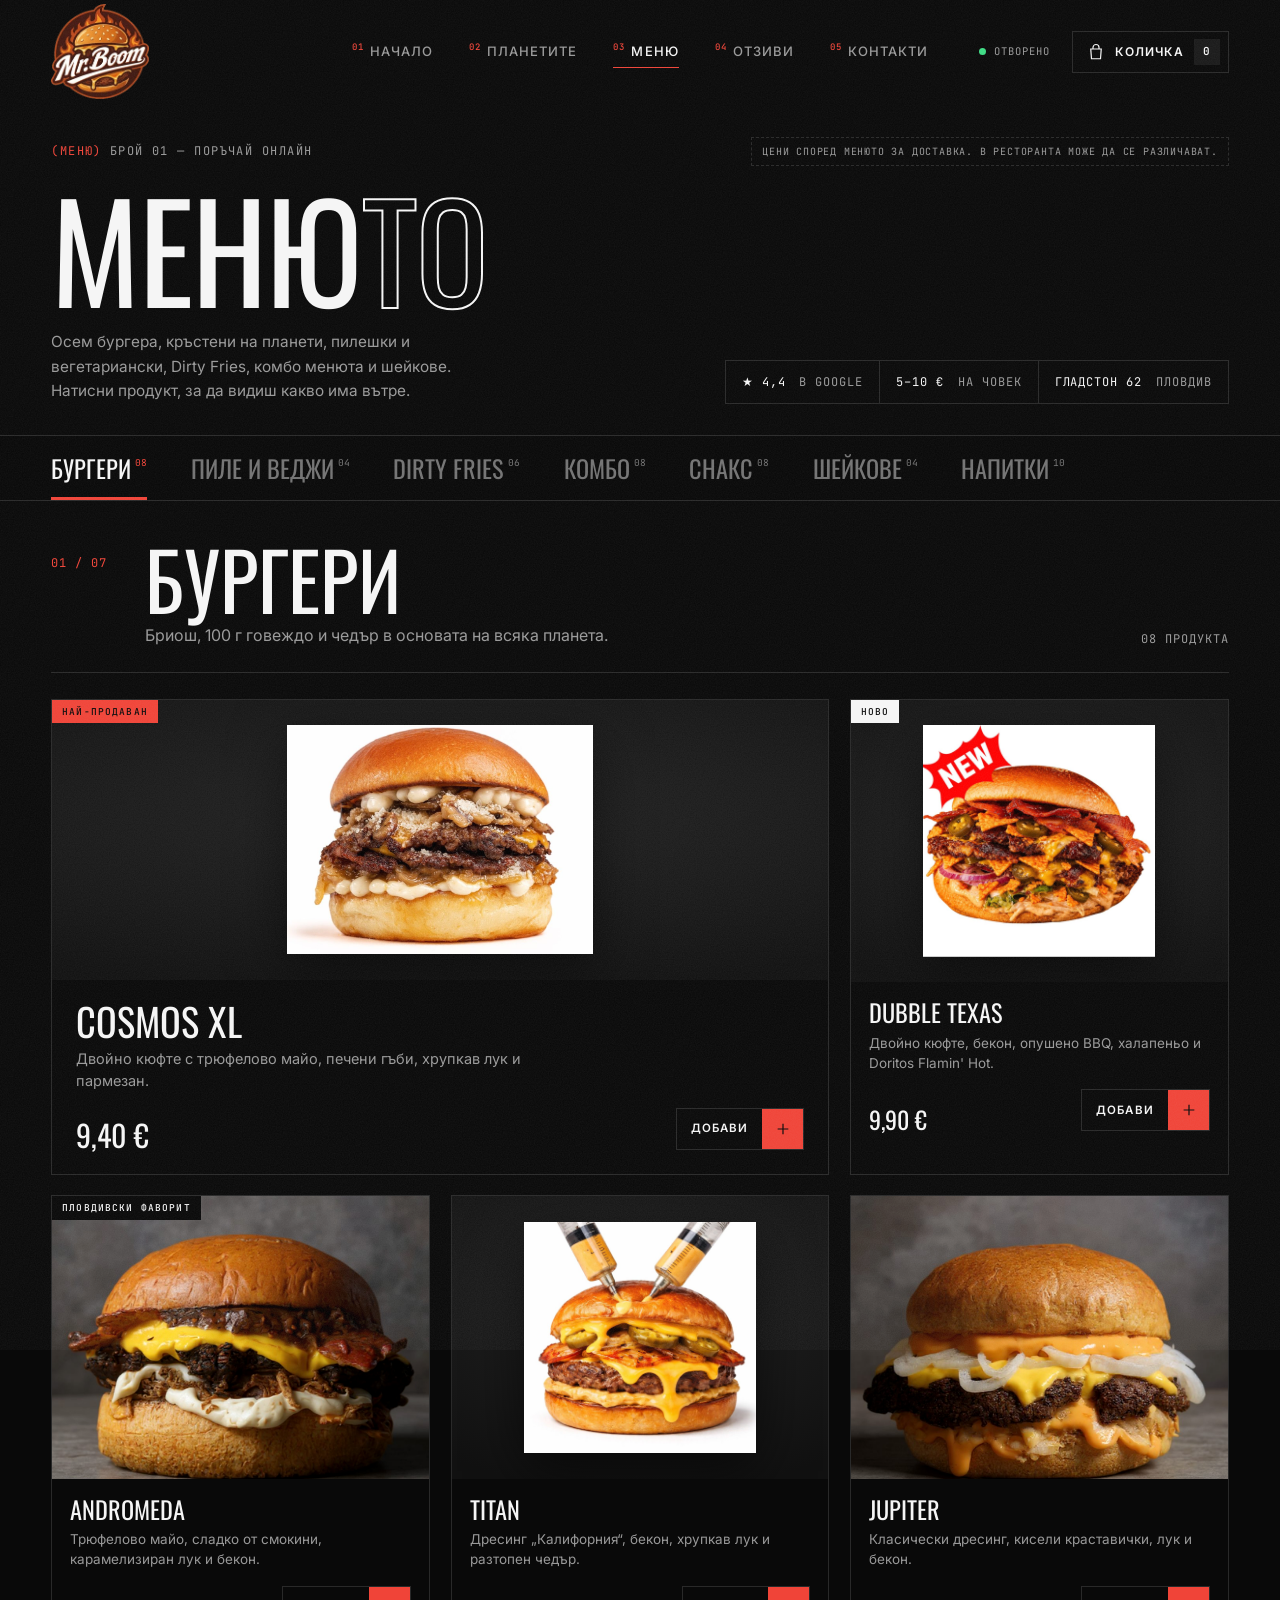
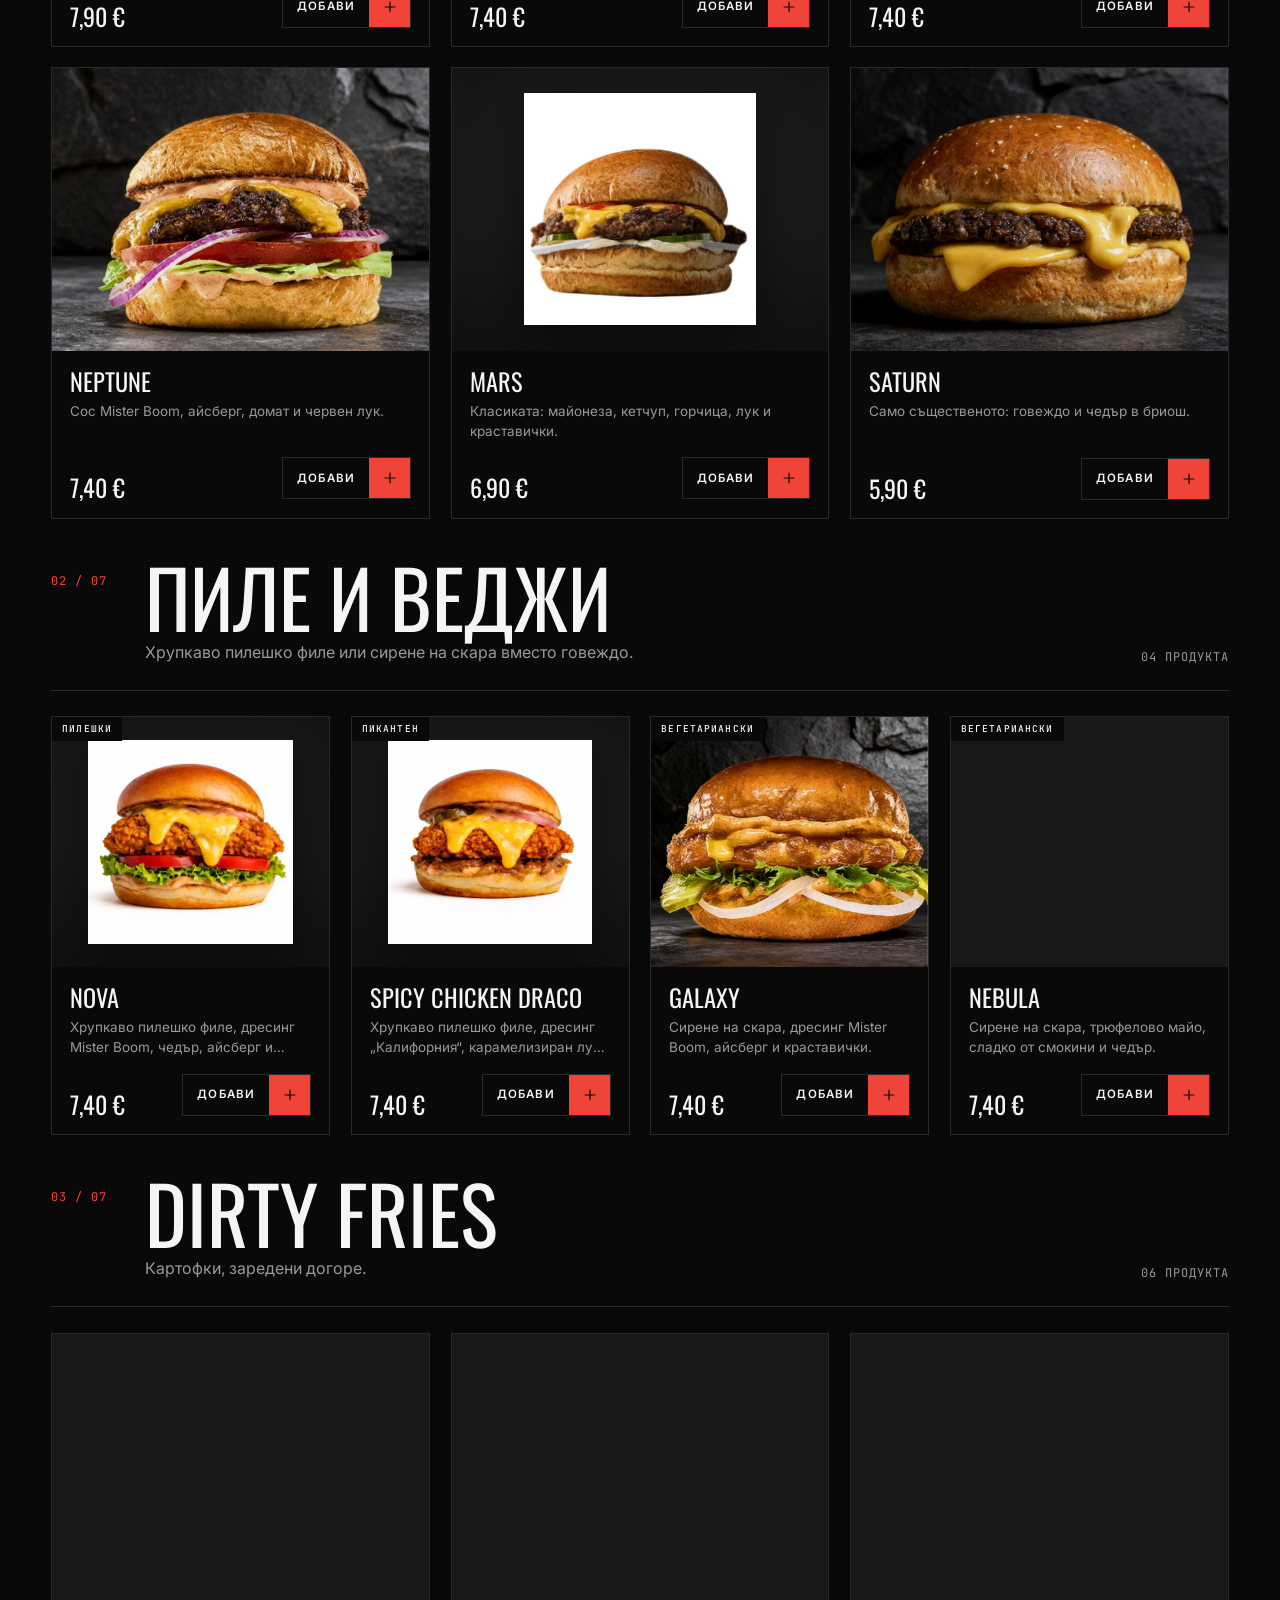
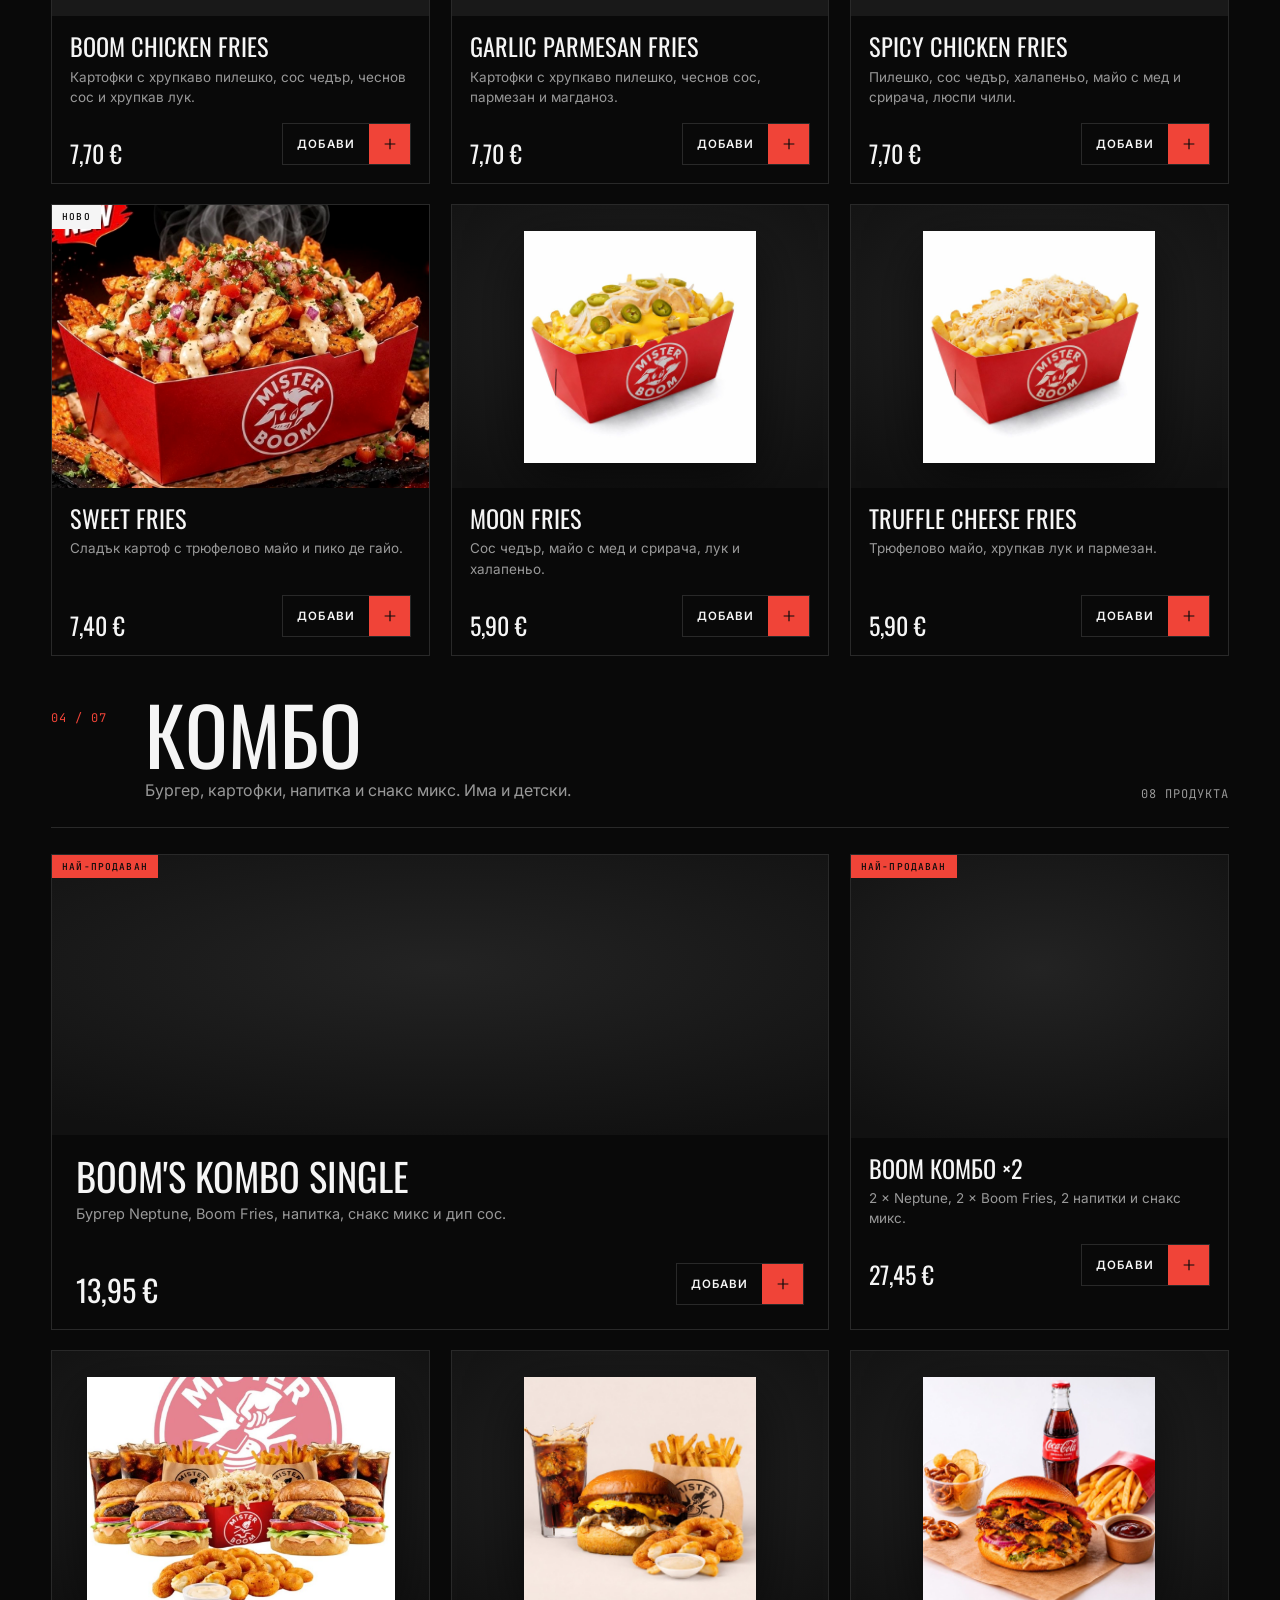
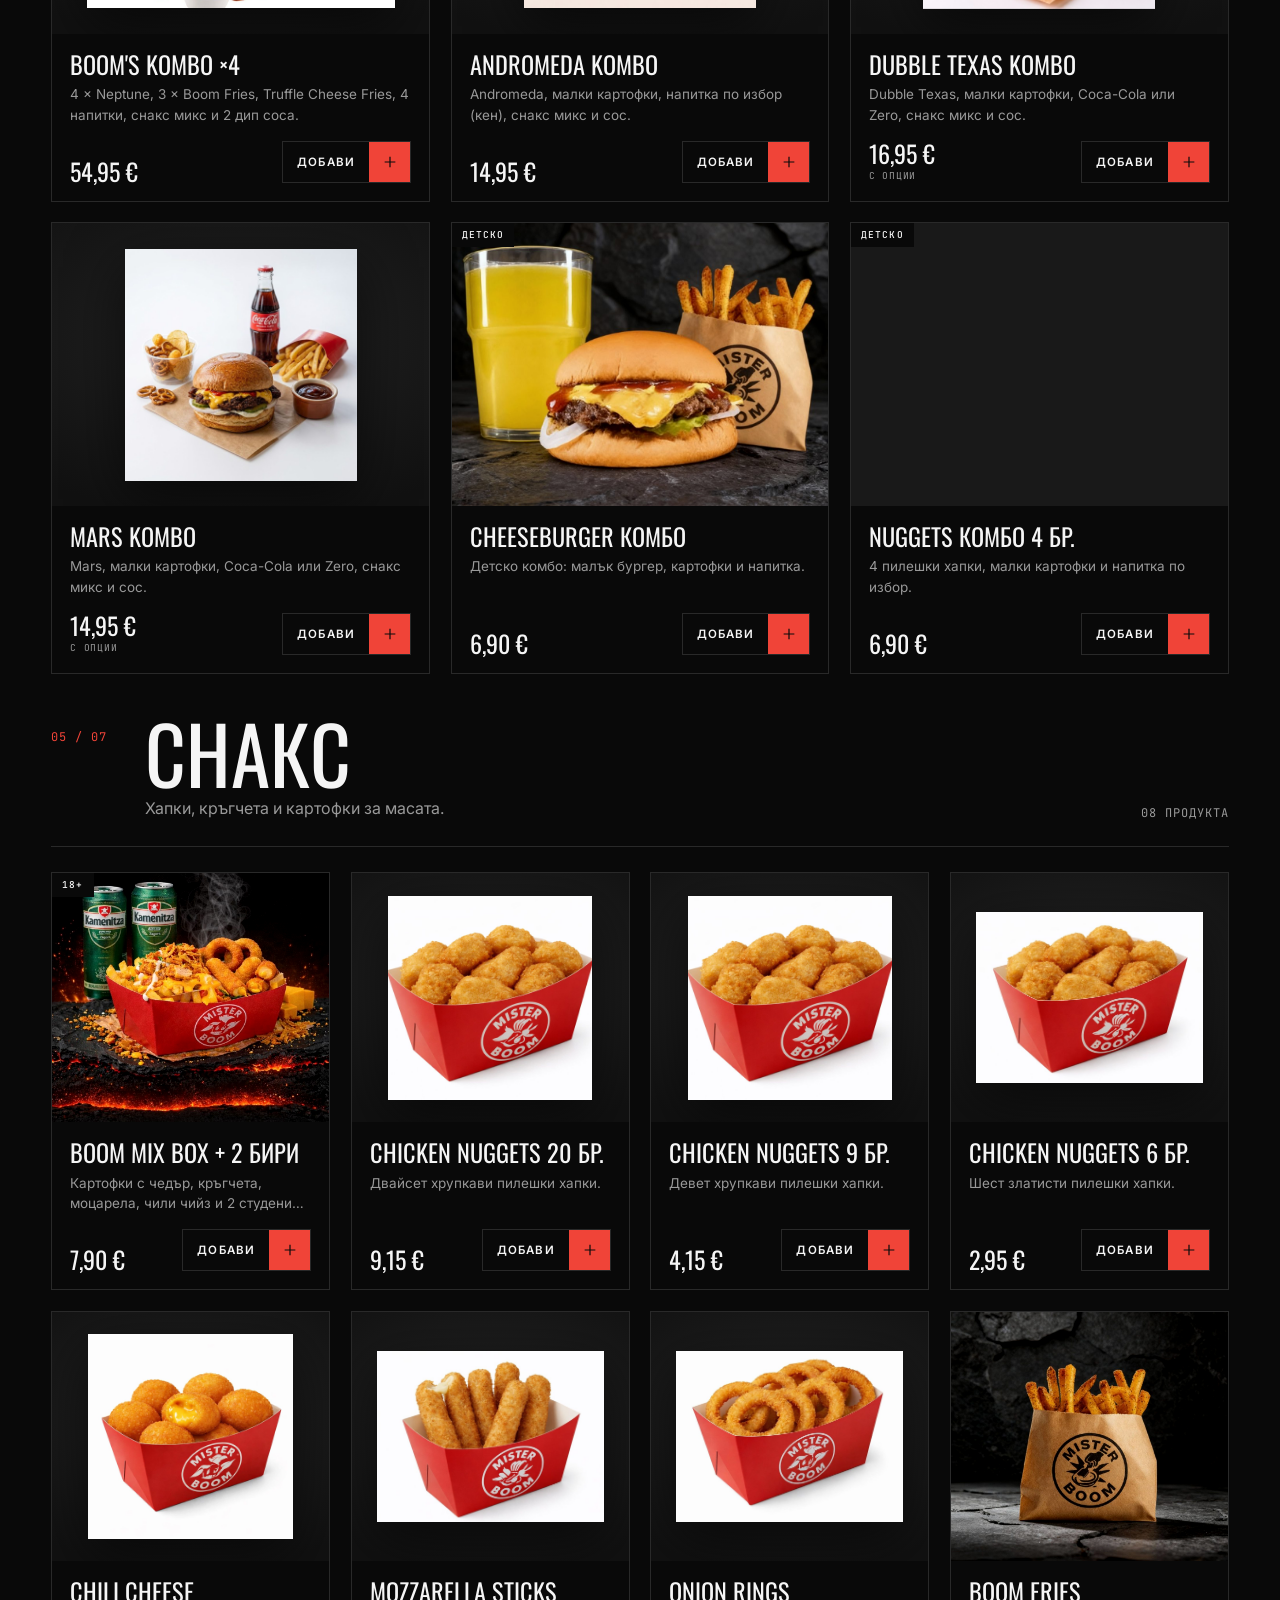
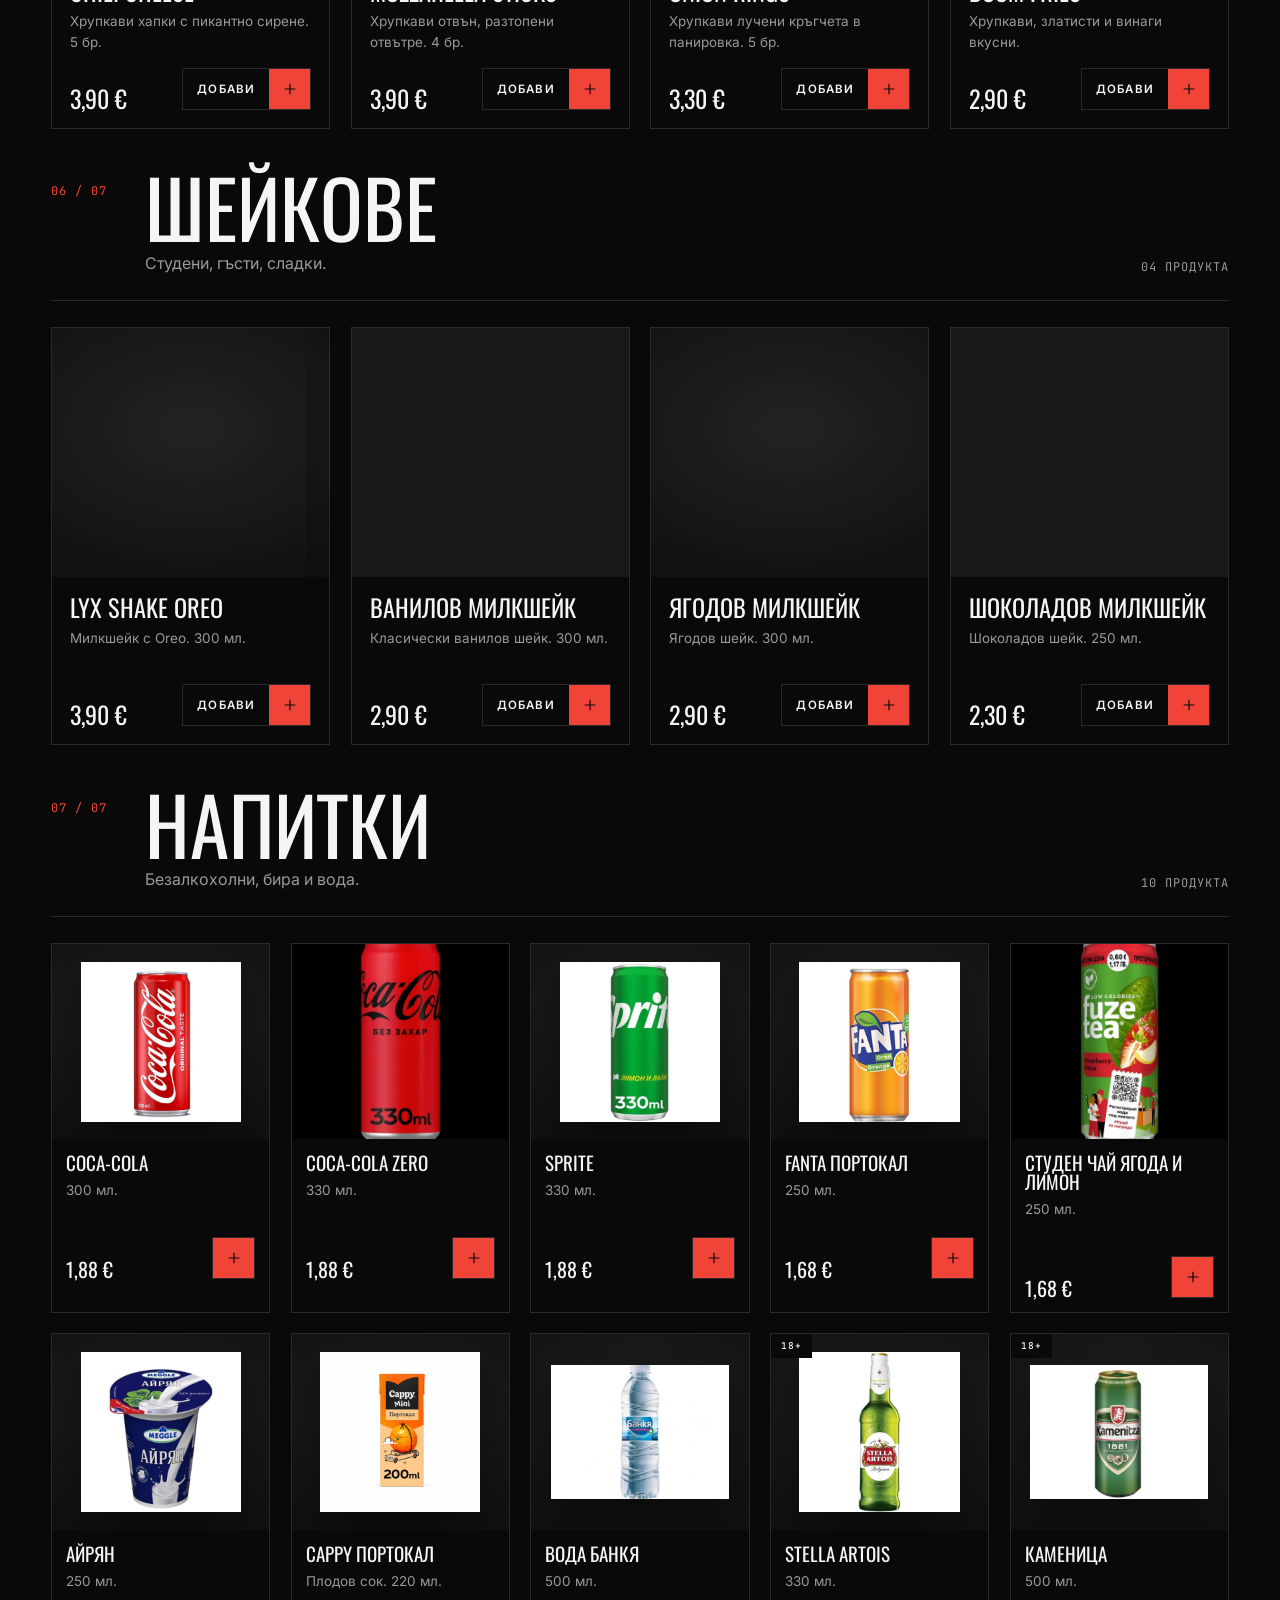
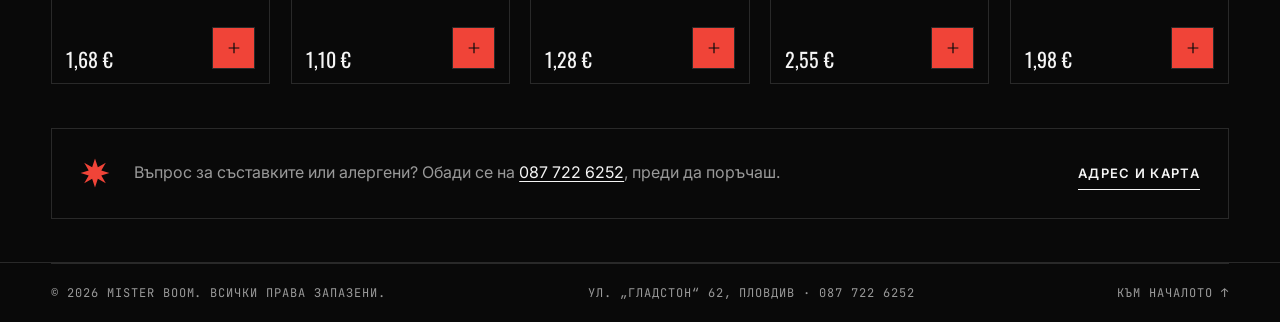
<file: menu.html>
<!doctype html>
<html lang="bg">
<head>
  <meta charset="utf-8" />
  <meta name="viewport" content="width=device-width, initial-scale=1" />
  <title>Меню — Mister Boom, Пловдив</title>
  <meta name="description" content="Менюто на Mister Boom, ул. „Гладстон“ 62, Пловдив: бургери с имена на планети, пилешки и вегетариански, Dirty Fries, комбо менюта, шейкове и напитки." />
  <meta name="theme-color" content="#090909" />
  <link rel="icon" type="image/png" href="assets/img/favicon-64.png" />
  <link rel="apple-touch-icon" href="assets/img/apple-touch-icon.png" />

  <link rel="preconnect" href="https://fonts.googleapis.com" />
  <link rel="preconnect" href="https://fonts.gstatic.com" crossorigin />
  <link href="https://fonts.googleapis.com/css2?family=Oswald:wght@700&family=Inter:wght@400;500;600;700&family=JetBrains+Mono:wght@400;500&display=swap" rel="stylesheet" />
  <link rel="stylesheet" href="assets/css/styles.css?v=20261110n" />
  <link rel="stylesheet" href="assets/css/menu.css?v=20261110n" />
</head>
<body class="page-menu">
  <a class="skip-link" href="#products">Към менюто</a>

  <svg width="0" height="0" style="position:absolute" aria-hidden="true">
    <symbol id="burst" viewBox="0 0 100 100">
      <path d="M50 2l9.5 28.5L86 15.5 71 42l27 8-27 8 15 26.5-26.5-15L50 98l-9.5-28.5L14 84.5 29 58 2 50l27-8-15-26.5 26.5 15z" />
    </symbol>
    <symbol id="i-bag" viewBox="0 0 24 24"><path fill="none" stroke="currentColor" stroke-width="1.6" d="M5 8h14l-1 13H6L5 8Zm3 0V6a4 4 0 0 1 8 0v2" /></symbol>
    <symbol id="i-close" viewBox="0 0 24 24"><path fill="none" stroke="currentColor" stroke-width="1.6" d="M5 5l14 14M19 5L5 19" /></symbol>
    <symbol id="i-plus" viewBox="0 0 24 24"><path fill="none" stroke="currentColor" stroke-width="1.8" d="M12 4v16M4 12h16" /></symbol>
    <symbol id="i-minus" viewBox="0 0 24 24"><path fill="none" stroke="currentColor" stroke-width="1.8" d="M4 12h16" /></symbol>
    <symbol id="i-check" viewBox="0 0 24 24"><path fill="none" stroke="currentColor" stroke-width="2.2" d="M4.5 12.5l5 5L19.5 7" /></symbol>
  </svg>

  <!-- ============ NAVIGATION ============ -->
  <header class="nav is-scrolled" data-nav>
    <span class="nav__progress" aria-hidden="true" data-progress></span>
    <div class="nav__inner">
      <a class="logo" href="index.html#nachalo" aria-label="Mister Boom — начало">
        <img class="logo__img" src="assets/img/logo-mr-boom-200.webp" width="97" height="96" decoding="async" alt="Mr. Boom" />
      </a>

      <nav class="nav__links" aria-label="Основна навигация">
        <a href="index.html#nachalo"><span class="nav__idx">01</span>Начало</a>
        <a href="index.html#planetite"><span class="nav__idx">02</span>Планетите</a>
        <a href="menu.html" aria-current="page"><span class="nav__idx">03</span>Меню</a>
        <a href="index.html#otzivi"><span class="nav__idx">04</span>Отзиви</a>
        <a href="index.html#kontakti"><span class="nav__idx">05</span>Контакти</a>
      </nav>

      <div class="nav__right">
        <span class="status" data-status hidden><i></i><span data-status-text></span></span>
        <button class="cart-btn" type="button" data-cart-open aria-label="Отвори количката">
          <svg aria-hidden="true"><use href="#i-bag" /></svg>
          <span class="cart-btn__label">Количка</span>
          <span class="cart-btn__count" data-cart-count>0</span>
        </button>
        <button class="nav__toggle" aria-label="Отвори менюто" aria-expanded="false" aria-controls="mobile-menu" data-menu-toggle>
          <span></span><span></span>
        </button>
      </div>
    </div>
  </header>

  <div class="mobile-menu" id="mobile-menu" data-mobile-menu aria-hidden="true">
    <nav class="mobile-menu__links" aria-label="Мобилна навигация">
      <a href="index.html#nachalo"><span>01</span>Начало</a>
      <a href="index.html#planetite"><span>02</span>Планетите</a>
      <a href="menu.html"><span>03</span>Меню</a>
      <a href="index.html#otzivi"><span>04</span>Отзиви</a>
      <a href="index.html#kontakti"><span>05</span>Контакти</a>
    </nav>
    <div class="mobile-menu__foot">
      <p class="mono"><span data-biz="address.street">ул. „Гладстон“ 62</span> · <a href="tel:+359877226252" data-biz-tel data-biz="phone.display">087 722 6252</a></p>
    </div>
  </div>

  <main id="main">
    <!-- ============ MENU HERO ============ -->
    <section class="mhero">
      <div class="container mhero__inner">
        <div class="mhero__top">
          <p class="label"><span>(Меню)</span> Брой 01 — Поръчай онлайн</p>
          <p class="mono mhero__notice" data-notice hidden></p>
        </div>
        <h1 class="mhero__title">Меню<span class="outline">то</span></h1>
        <div class="mhero__row">
          <p class="mhero__lead">Осем бургера, кръстени на планети, пилешки и вегетариански, Dirty Fries, комбо менюта и шейкове. Натисни продукт, за да видиш какво има вътре.</p>
          <ul class="mhero__facts mono">
            <li><span>★ 4,4</span> в Google</li>
            <li><span>5–10 €</span> на човек</li>
            <li><span>Гладстон 62</span> Пловдив</li>
          </ul>
        </div>
      </div>
    </section>

    <!-- ============ CATEGORY BAR ============ -->
    <div class="catbar" data-catbar>
      <div class="container catbar__inner">
        <nav class="catbar__list" aria-label="Категории в менюто" data-catbar-list></nav>
      </div>
    </div>

    <!-- ============ PRODUCTS ============ -->
    <div id="products" class="container products" data-products></div>

    <section class="container menu-end">
      <div class="menu-end__inner">
        <svg aria-hidden="true"><use href="#burst" /></svg>
        <p>Въпрос за съставките или алергени? Обади се на <a class="menu-end__tel" href="tel:+359877226252" data-biz-tel data-biz="phone.display">087 722 6252</a>, преди да поръчаш.</p>
        <a class="link-line" href="index.html#kontakti">Адрес и карта</a>
      </div>
    </section>
  </main>

  <footer class="footer footer--compact">
    <div class="container">
      <div class="footer__bottom mono">
        <span>© <span data-year>2026</span> Mister Boom. Всички права запазени.</span>
        <span class="hide-sm">ул. „Гладстон“ 62, Пловдив · 087 722 6252</span>
        <a href="index.html">Към началото ↑</a>
      </div>
    </div>
  </footer>

  <!-- ============ PRODUCT DIALOG ============ -->
  <dialog class="pd" data-pd aria-labelledby="pd-name">
    <div class="pd__shell">
      <button class="pd__close" type="button" aria-label="Затвори" data-pd-close>
        <svg aria-hidden="true"><use href="#i-close" /></svg>
      </button>

      <div class="pd__media" data-pd-media></div>

      <div class="pd__body">
        <div class="pd__scroll" data-pd-scroll>
          <header class="pd__head">
            <div class="pd__tags" data-pd-tags></div>
            <h2 class="pd__name" id="pd-name" data-pd-name></h2>
            <p class="pd__base mono" data-pd-base></p>
            <p class="pd__desc" data-pd-desc></p>
          </header>

          <section class="pd__section">
            <h3 class="pd__h mono">Какво има вътре</h3>
            <ul class="pd__ingredients" data-pd-ingredients></ul>
          </section>

          <div data-pd-groups></div>
        </div>

        <footer class="pd__foot">
          <p class="pd__summary" data-pd-summary aria-live="polite"></p>
          <div class="pd__actions">
            <div class="qty" role="group" aria-label="Количество">
              <button type="button" class="qty__btn" data-qty="-1" aria-label="Намали количеството"><svg aria-hidden="true"><use href="#i-minus" /></svg></button>
              <output class="qty__val" data-pd-qty aria-live="polite">1</output>
              <button type="button" class="qty__btn" data-qty="1" aria-label="Увеличи количеството"><svg aria-hidden="true"><use href="#i-plus" /></svg></button>
            </div>
            <button type="button" class="btn btn--red pd__add" data-pd-add>
              <span>Добави в количката</span>
              <span class="pd__add-total" data-pd-total>0,00 €</span>
            </button>
          </div>
        </footer>
      </div>
    </div>
  </dialog>

  <!-- ============ CART DRAWER ============ -->
  <dialog class="cart" data-cart aria-labelledby="cart-title">
    <div class="cart__shell">
      <header class="cart__head">
        <h2 id="cart-title" class="cart__title">Количка <sup data-cart-count>0</sup></h2>
        <div class="cart__head-actions">
          <button class="cart__clear" type="button" data-cart-clear hidden>Изчисти</button>
          <button class="pd__close cart__close" type="button" data-cart-close aria-label="Затвори количката">
            <svg aria-hidden="true"><use href="#i-close" /></svg>
          </button>
        </div>
      </header>
      <div class="cart__body" data-cart-body></div>
      <footer class="cart__foot" data-cart-foot>
        <div class="seg" role="radiogroup" aria-label="Начин на получаване">
          <button type="button" role="radio" aria-checked="true" data-mode="delivery">
            <span>Доставка</span><small data-mode-meta="delivery"></small>
          </button>
          <button type="button" role="radio" aria-checked="false" data-mode="pickup">
            <span>Вземане</span><small>Безплатно</small>
          </button>
        </div>
        <div class="freebar" data-freebar>
          <p data-freebar-text></p>
          <span class="freebar__track" aria-hidden="true"><i data-freebar-fill></i></span>
        </div>
        <dl class="sums">
          <div><dt>Междинна сума</dt><dd data-sum-sub>0,00 €</dd></div>
          <div><dt data-sum-fee-label>Доставка</dt><dd data-sum-fee>—</dd></div>
          <div class="sums__total"><dt data-sum-total-label>Общо</dt><dd data-sum-total>0,00 €</dd></div>
        </dl>
        <p class="cart__warn" data-min-warn role="status" hidden></p>
        <a class="btn btn--red btn--block btn--lg" href="checkout.html" data-checkout>Към поръчката <span class="btn__arrow" aria-hidden="true">→</span></a>
        <p class="mono cart__note"><span><span class="demo-dot"></span>Демо режим</span><span data-eta-wrap>Готова за <span data-cart-eta></span></span></p>
      </footer>
    </div>
  </dialog>

  <!-- Floating mobile cart bar -->
  <button class="cartbar" type="button" data-cart-open data-cartbar hidden>
    <span class="cartbar__count" data-cart-count>0</span>
    <span class="cartbar__label">Виж количката</span>
    <span class="cartbar__total" data-cart-total>0,00 €</span>
  </button>

  <!-- Toast -->
  <div class="toast" data-toast role="status" aria-live="polite"></div>

  <script src="assets/js/business-data.js?v=20261110n" defer></script>
  <script src="assets/js/main.js?v=20261110n" defer></script>
  <script src="assets/js/menu-data.js?v=20261110n" defer></script>
  <script src="assets/js/shop.js?v=20261110n" defer></script>
  <script src="assets/js/menu.js?v=20261110n" defer></script>
</body>
</html>
</file>
<file: assets/css/styles.css>
/* ==========================================================================
   MISTER BOOM — Design System
   Dark luxury · Streetwear · Modern brutalism
   ========================================================================== */

:root {
  /* Color */
  --bg: #090909;
  --bg-2: #141414;
  --card: #191919;
  --accent: #F04438;
  --accent-deep: #c9291e;
  --text: #F5F5F5;
  --text-2: #999999;
  --border: #292929;

  /* Type */
  --f-display: "Oswald", "Arial Narrow", Impact, sans-serif;
  --f-body: "Inter", "Manrope", system-ui, -apple-system, "Segoe UI", sans-serif;
  --f-mono: "JetBrains Mono", ui-monospace, "SFMono-Regular", Menlo, monospace;

  /* Layout */
  --gutter: clamp(16px, 4vw, 56px);
  --max: 1640px;
  --nav-h: 104px;
  --section: clamp(96px, 13vw, 200px);

  /* Motion */
  --ease: cubic-bezier(.2, .7, 0, 1);
  --ease-in-out: cubic-bezier(.7, 0, .2, 1);
}

/* ---------- Reset ---------- */
*, *::before, *::after { box-sizing: border-box; }
* { margin: 0; padding: 0; }
html { -webkit-text-size-adjust: 100%; scroll-behavior: smooth; scroll-padding-top: var(--nav-h); }
body {
  background: var(--bg);
  color: var(--text);
  font-family: var(--f-body);
  font-size: 16px;
  line-height: 1.6;
  -webkit-font-smoothing: antialiased;
  -moz-osx-font-smoothing: grayscale;
  overflow-x: hidden;
}
img, svg { display: block; max-width: 100%; }
a { color: inherit; text-decoration: none; }
button, input { font: inherit; color: inherit; background: none; border: 0; }
button { cursor: pointer; }
ul, ol { list-style: none; }
address { font-style: normal; }
::selection { background: var(--accent); color: var(--bg); }
[hidden] { display: none !important; }

/* Film grain — cinematic texture over everything */
body::after {
  content: "";
  position: fixed;
  inset: -50%;
  z-index: 200;
  pointer-events: none;
  opacity: .055;
  background-image: url("data:image/svg+xml,%3Csvg xmlns='http://www.w3.org/2000/svg' width='220' height='220'%3E%3Cfilter id='n'%3E%3CfeTurbulence type='fractalNoise' baseFrequency='.85' numOctaves='3' stitchTiles='stitch'/%3E%3CfeColorMatrix values='0 0 0 0 1 0 0 0 0 1 0 0 0 0 1 0 0 0 1 0'/%3E%3C/filter%3E%3Crect width='100%25' height='100%25' filter='url(%23n)'/%3E%3C/svg%3E");
  animation: grain 1.2s steps(6) infinite;
}
@keyframes grain {
  0% { transform: translate(0, 0); }
  20% { transform: translate(-3%, 2%); }
  40% { transform: translate(2%, -3%); }
  60% { transform: translate(-2%, -1%); }
  80% { transform: translate(3%, 3%); }
  100% { transform: translate(0, 0); }
}

/* ---------- Utilities ---------- */
.container { width: 100%; max-width: var(--max); margin-inline: auto; padding-inline: var(--gutter); }
.mono {
  font-family: var(--f-mono);
  font-size: 11px;
  letter-spacing: .08em;
  text-transform: uppercase;
  line-height: 1.5;
}
.sr-only {
  position: absolute; width: 1px; height: 1px; padding: 0; margin: -1px;
  overflow: hidden; clip: rect(0 0 0 0); white-space: nowrap; border: 0;
}
.skip-link {
  position: fixed; top: 8px; left: 8px; z-index: 300;
  padding: 10px 16px; background: var(--accent); color: var(--bg);
  font-weight: 600; transform: translateY(-160%); transition: transform .2s;
}
.skip-link:focus { transform: none; }
.red { color: var(--accent); }
.nowrap { white-space: nowrap; }
.outline {
  color: transparent;
  -webkit-text-stroke: 1.5px var(--text);
}

:focus-visible { outline: 2px solid var(--accent); outline-offset: 3px; }

/* Section label — "01 · Бургерите" */
.label {
  display: inline-flex;
  align-items: center;
  gap: 8px;
  font-family: var(--f-mono);
  font-size: 11px;
  letter-spacing: .12em;
  text-transform: uppercase;
  color: var(--text-2);
}
.label span { color: var(--accent); }

.display {
  font-family: var(--f-display);
  font-weight: 400;
  text-transform: uppercase;
  line-height: .86;
  letter-spacing: -.005em;
  font-size: clamp(3.6rem, 10vw, 10.5rem);
}
.display sup {
  font-family: var(--f-mono);
  font-size: .1em;
  letter-spacing: .05em;
  vertical-align: top;
  margin-left: .35em;
  color: var(--accent);
  position: relative;
  top: .6em;
}
.display--xl { font-size: clamp(4.2rem, 15vw, 15.5rem); }

/* ---------- Buttons ---------- */
.btn {
  --h: 52px;
  position: relative;
  display: inline-flex;
  align-items: center;
  justify-content: center;
  gap: 14px;
  height: var(--h);
  padding: 0 26px;
  font-family: var(--f-body);
  font-size: 13px;
  font-weight: 600;
  letter-spacing: .1em;
  text-transform: uppercase;
  white-space: nowrap;
  overflow: hidden;
  isolation: isolate;
  transition: color .4s var(--ease), border-color .4s var(--ease);
}
.btn::before {
  content: "";
  position: absolute;
  inset: 0;
  z-index: -1;
  transform: translateY(101%);
  transition: transform .5s var(--ease);
}
.btn:hover::before { transform: translateY(0); }
.btn__arrow { display: inline-block; transition: transform .4s var(--ease); }
.btn:hover .btn__arrow { transform: translateX(4px); }

.btn--red { background: var(--accent); color: #0b0b0b; }
.btn--red::before { background: var(--text); }

.btn--black { background: #0b0b0b; color: var(--text); }
.btn--black::before { background: var(--text); }
.btn--black:hover { color: #0b0b0b; }

.btn--ghost { border: 1px solid var(--border); color: var(--text); }
.btn--ghost::before { background: var(--accent); }
.btn--ghost:hover { color: #0b0b0b; border-color: var(--accent); }

.btn--sm { --h: 42px; padding: 0 18px; font-size: 12px; }
.btn--lg { --h: 62px; padding: 0 34px; font-size: 14px; }
.btn--block { width: 100%; }

.link-line {
  position: relative;
  display: inline-flex;
  font-size: 13px;
  font-weight: 600;
  letter-spacing: .1em;
  text-transform: uppercase;
  padding-block: 6px;
}
.link-line::after {
  content: "";
  position: absolute;
  left: 0; right: 0; bottom: 0;
  height: 1px;
  background: currentColor;
  transform-origin: right;
  transition: transform .5s var(--ease);
}
.link-line:hover::after { transform: scaleX(0); }

/* Live status pill */
.status {
  display: inline-flex;
  align-items: center;
  gap: 8px;
  font-family: var(--f-mono);
  font-size: 10.5px;
  letter-spacing: .1em;
  text-transform: uppercase;
  color: var(--text-2);
}
.status i {
  width: 7px; height: 7px; border-radius: 50%;
  background: #3ddc84;
  box-shadow: 0 0 0 0 rgba(61, 220, 132, .6);
  animation: ping 2s infinite;
}
.status.is-closed i { background: var(--accent); animation: none; }
@keyframes ping {
  0% { box-shadow: 0 0 0 0 rgba(61, 220, 132, .55); }
  70% { box-shadow: 0 0 0 8px rgba(61, 220, 132, 0); }
  100% { box-shadow: 0 0 0 0 rgba(61, 220, 132, 0); }
}

/* ==========================================================================
   NAVIGATION
   ========================================================================== */
.nav {
  position: fixed;
  inset: 0 0 auto;
  z-index: 100;
  height: var(--nav-h);
  transition: background .4s, border-color .4s, transform .5s var(--ease);
  border-bottom: 1px solid transparent;
}
.nav.is-scrolled {
  background: rgba(9, 9, 9, .82);
  backdrop-filter: blur(14px) saturate(140%);
  -webkit-backdrop-filter: blur(14px) saturate(140%);
  border-color: var(--border);
}
.nav.is-hidden { transform: translateY(-100%); }
.nav__inner {
  height: 100%;
  max-width: var(--max);
  margin-inline: auto;
  padding-inline: var(--gutter);
  display: grid;
  grid-template-columns: 1fr auto 1fr;
  align-items: center;
  gap: 24px;
}

.logo {
  /* собствено място в header grid-а: лява колона, центрирано по височина */
  --logo-h: 96px;
  flex: none;
  display: flex;
  align-items: center;
  justify-self: start;
  align-self: center;
  height: var(--logo-h);
  line-height: 0;
}
.logo__img {
  display: block;
  width: auto;
  height: 100%;
  max-height: calc(var(--nav-h) - 8px); /* никога по-високо от header-а */
  max-width: none;
  object-fit: contain;
  transition: transform .8s var(--ease);
}
.logo:hover .logo__img { transform: rotate(-6deg) scale(1.05); }

.nav__links { display: flex; gap: 36px; }
.nav__links a {
  position: relative;
  display: inline-flex;
  align-items: flex-start;
  gap: 6px;
  font-size: 13px;
  font-weight: 500;
  letter-spacing: .08em;
  text-transform: uppercase;
  color: var(--text-2);
  transition: color .3s;
}
.nav__links a:hover { color: var(--text); }
.nav__idx { font-family: var(--f-mono); font-size: 9px; color: var(--accent); line-height: 1.4; }

.nav__right { display: flex; align-items: center; gap: 22px; justify-self: end; }

.nav__toggle { display: none; width: 44px; height: 44px; position: relative; border: 1px solid var(--border); }
.nav__toggle span {
  position: absolute; left: 12px; right: 12px; height: 1.5px; background: var(--text);
  transition: transform .45s var(--ease), top .45s var(--ease);
}
.nav__toggle span:first-child { top: 17px; }
.nav__toggle span:last-child { top: 25px; }
.nav__toggle[aria-expanded="true"] span:first-child { top: 21px; transform: rotate(45deg); }
.nav__toggle[aria-expanded="true"] span:last-child { top: 21px; transform: rotate(-45deg); }

.mobile-menu {
  position: fixed;
  inset: 0;
  z-index: 90;
  background: var(--bg);
  padding: calc(var(--nav-h) + 32px) var(--gutter) 32px;
  display: flex;
  flex-direction: column;
  justify-content: space-between;
  clip-path: inset(0 0 100% 0);
  transition: clip-path .7s var(--ease-in-out);
  visibility: hidden;
}
.mobile-menu.is-open { clip-path: inset(0 0 0 0); visibility: visible; }
.mobile-menu__links a {
  display: flex;
  align-items: flex-start;
  gap: 14px;
  font-family: var(--f-display);
  font-size: clamp(3.4rem, 17vw, 6rem);
  line-height: .98;
  text-transform: uppercase;
  border-bottom: 1px solid var(--border);
  padding-block: 10px;
  transform: translateY(30px);
  opacity: 0;
  transition: transform .6s var(--ease), opacity .6s var(--ease), color .3s;
}
.mobile-menu__links a span { font-family: var(--f-mono); font-size: 11px; color: var(--accent); padding-top: 14px; }
.mobile-menu.is-open .mobile-menu__links a { transform: none; opacity: 1; }
.mobile-menu.is-open .mobile-menu__links a:nth-child(1) { transition-delay: .15s; }
.mobile-menu.is-open .mobile-menu__links a:nth-child(2) { transition-delay: .2s; }
.mobile-menu.is-open .mobile-menu__links a:nth-child(3) { transition-delay: .25s; }
.mobile-menu.is-open .mobile-menu__links a:nth-child(4) { transition-delay: .3s; }
.mobile-menu__foot { display: grid; gap: 16px; color: var(--text-2); }

/* ==========================================================================
   HERO
   ========================================================================== */
.hero {
  position: relative;
  min-height: 100svh;
  padding-top: var(--nav-h);
  display: flex;
  flex-direction: column;
  overflow: hidden;
}
/* soft red glow behind the burger */
.hero::before {
  content: "";
  position: absolute;
  right: -10%;
  top: 10%;
  width: 70vw;
  height: 70vw;
  max-width: 1100px;
  max-height: 1100px;
  background: radial-gradient(closest-side, rgba(240, 68, 56, .16), transparent 70%);
  pointer-events: none;
}

.hero__meta {
  display: flex;
  justify-content: space-between;
  gap: 16px;
  padding-block: 18px;
  color: var(--text-2);
  border-bottom: 1px solid var(--border);
  position: relative;
  z-index: 2;
  opacity: 0;
  animation: fade 1s var(--ease) .2s forwards;
}

.hero__grid {
  flex: 1;
  position: relative;
  display: grid;
  grid-template-columns: repeat(12, 1fr);
  align-items: center;
  padding-block: clamp(32px, 4vw, 56px);
}

.hero__copy {
  grid-column: 1 / 9;
  grid-row: 1;
  position: relative;
  z-index: 3;
  pointer-events: none;
}
.hero__copy a, .hero__copy .hero__actions { pointer-events: auto; }

.eyebrow {
  display: flex;
  align-items: center;
  gap: 14px;
  font-family: var(--f-mono);
  font-size: 11px;
  letter-spacing: .14em;
  text-transform: uppercase;
  color: var(--text-2);
  margin-bottom: clamp(20px, 2.4vw, 36px);
}
.eyebrow__bar { width: 42px; height: 1px; background: var(--accent); }

.hero__title {
  font-family: var(--f-display);
  font-weight: 400;
  font-size: clamp(4rem, min(11vw, 15.5vh), 12rem);
  line-height: .88;
  letter-spacing: -.01em;
  text-transform: uppercase;
}
.hero__title .line { display: block; overflow: hidden; padding-bottom: .02em; }
.hero__title .line > span {
  display: inline-block;
  transform: translateY(105%);
  animation: rise 1.2s var(--ease) forwards;
}
.hero__title .line:nth-child(1) > span { animation-delay: .25s; }
.hero__title .line:nth-child(2) > span { animation-delay: .35s; }
.hero__title .line:nth-child(3) > span { animation-delay: .5s; }
.hero__title .line:nth-child(4) > span { animation-delay: .6s; }
.hero__title .line--outline > span {
  color: transparent;
  -webkit-text-stroke: 2px var(--text);
  padding-left: .9em;
}
.hero__title em { font-style: normal; color: var(--accent); }

.hero__bottom {
  display: flex;
  align-items: flex-end;
  gap: clamp(28px, 4vw, 64px);
  margin-top: clamp(28px, 3.4vw, 48px);
  flex-wrap: wrap;
}
.hero__sub {
  font-family: var(--f-mono);
  font-size: 12px;
  letter-spacing: .14em;
  text-transform: uppercase;
  color: var(--text-2);
  line-height: 1.9;
  padding-left: 16px;
  border-left: 1px solid var(--accent);
}
.hero__sub strong { color: var(--text); font-weight: 500; }
.hero__actions { display: flex; align-items: center; gap: 28px; flex-wrap: wrap; }

.hero__media {
  grid-column: 7 / 13;
  grid-row: 1;
  position: relative;
  align-self: stretch;
  min-height: 560px;
  z-index: 1;
}
.hero__img-wrap {
  position: absolute;
  inset: 0;
  overflow: hidden;
  clip-path: inset(100% 0 0 0);
  animation: unveil 1.6s var(--ease-in-out) .15s forwards;
}
.hero__img-wrap::after { /* blend the left edge into the page, darken bottom */
  content: "";
  position: absolute;
  inset: 0;
  background:
    linear-gradient(90deg, var(--bg) 0%, rgba(9, 9, 9, .55) 18%, transparent 45%),
    linear-gradient(180deg, var(--bg) 0%, transparent 18%),
    linear-gradient(0deg, rgba(9, 9, 9, .7) 0%, transparent 30%);
}
.hero__img-wrap img {
  width: 100%;
  height: 115%;
  object-fit: cover;
  object-position: 50% 40%;
  transform: scale(1.15);
  animation: settle 2.4s var(--ease) .15s forwards;
  filter: contrast(1.06) saturate(1.05);
  will-change: transform;
}

.hero__caption {
  position: absolute;
  right: 0;
  bottom: -26px;
  color: var(--text-2);
  font-size: 10px;
  opacity: 0;
  animation: fade 1s var(--ease) 1.4s forwards;
}

.hero__tag {
  position: absolute;
  right: clamp(12px, 2vw, 28px);
  top: clamp(12px, 2vw, 28px);
  display: grid;
  grid-template-columns: auto auto;
  align-items: end;
  gap: 2px 18px;
  padding: 14px 16px;
  background: rgba(9, 9, 9, .7);
  backdrop-filter: blur(8px);
  -webkit-backdrop-filter: blur(8px);
  border: 1px solid var(--border);
  opacity: 0;
  animation: fade 1s var(--ease) 1.3s forwards;
}
.hero__tag .mono { grid-column: 1 / -1; color: var(--accent); font-size: 10px; }
.hero__tag strong { font-family: var(--f-display); font-weight: 400; font-size: 22px; text-transform: uppercase; line-height: 1; }
.hero__tag-price { font-family: var(--f-mono); font-size: 13px; color: var(--text-2); }

.badge {
  position: absolute;
  left: -20px;
  bottom: 8%;
  width: clamp(110px, 10vw, 150px);
  aspect-ratio: 1;
  display: grid;
  place-items: center;
  opacity: 0;
  animation: fade 1s var(--ease) 1.5s forwards;
}
.badge__ring {
  position: absolute;
  inset: 0;
  width: 100%;
  height: 100%;
  animation: spin 22s linear infinite;
}
.badge__ring text {
  fill: var(--text);
  font-family: var(--f-mono);
  font-size: 13.5px;
}
.badge__burst { width: 34%; height: 34%; fill: var(--accent); animation: spin 22s linear infinite reverse; }

.hero__stats {
  display: grid;
  grid-template-columns: repeat(4, 1fr);
  border-top: 1px solid var(--border);
  position: relative;
  z-index: 2;
}
.stat {
  display: flex;
  align-items: baseline;
  gap: 14px;
  padding: 20px 20px 22px 0;
  opacity: 0;
  transform: translateY(14px);
  animation: rise-in .9s var(--ease) forwards;
}
.stat + .stat { border-left: 1px solid var(--border); padding-left: 20px; }
.stat:nth-child(1) { animation-delay: 1.2s; }
.stat:nth-child(2) { animation-delay: 1.3s; }
.stat:nth-child(3) { animation-delay: 1.4s; }
.stat:nth-child(4) { animation-delay: 1.5s; }
.stat__num { font-family: var(--f-display); font-size: clamp(26px, 2.4vw, 36px); line-height: 1; }
.stat__label { font-size: 12px; color: var(--text-2); line-height: 1.35; max-width: 16ch; }

.reveal-up { opacity: 0; transform: translateY(18px); animation: rise-in 1s var(--ease) var(--d, 0s) forwards; }

@keyframes rise { to { transform: translateY(0); } }
@keyframes rise-in { to { opacity: 1; transform: none; } }
@keyframes fade { to { opacity: 1; } }
@keyframes unveil { to { clip-path: inset(0 0 0 0); } }
@keyframes settle { to { transform: scale(1); } }
@keyframes spin { to { transform: rotate(360deg); } }

/* ==========================================================================
   TAPE — crossing marquee bands
   ========================================================================== */
.tape {
  position: relative;
  height: clamp(150px, 15vw, 220px);
  overflow: hidden;
  display: grid;
  place-items: center;
}
.tape__band {
  position: absolute;
  left: -5%;
  width: 110%;
  overflow: hidden;
  white-space: nowrap;
}
.tape__band--front {
  background: var(--accent);
  color: #0b0b0b;
  transform: rotate(-2.6deg);
  z-index: 2;
  box-shadow: 0 18px 40px rgba(0, 0, 0, .5);
}
.tape__band--back {
  background: var(--bg-2);
  color: var(--text-2);
  border-block: 1px solid var(--border);
  transform: rotate(2.2deg);
}
.tape__track {
  display: inline-flex;
  align-items: center;
  gap: 34px;
  padding-block: 16px;
  animation: marquee 38s linear infinite;
}
.tape__band--back .tape__track { animation-direction: reverse; animation-duration: 60s; padding-block: 12px; }
.tape__track span {
  font-family: var(--f-display);
  font-size: clamp(26px, 3.4vw, 46px);
  line-height: 1;
  text-transform: uppercase;
}
.tape__band--back .tape__track span { font-family: var(--f-mono); font-size: 12px; letter-spacing: .2em; }
.tape__track svg { width: clamp(20px, 2.2vw, 30px); height: clamp(20px, 2.2vw, 30px); fill: currentColor; flex: none; }
@keyframes marquee { to { transform: translateX(-50%); } }

/* ==========================================================================
   SECTION HEAD
   ========================================================================== */
.section-head {
  display: grid;
  grid-template-columns: repeat(12, 1fr);
  gap: 24px;
  align-items: end;
  padding-bottom: clamp(40px, 5vw, 72px);
  margin-bottom: clamp(40px, 5vw, 72px);
  border-bottom: 1px solid var(--border);
}
.section-head > div { grid-column: 1 / 9; display: grid; gap: 20px; }
.section-head__copy { grid-column: 9 / 13; color: var(--text-2); max-width: 40ch; font-size: 15px; }

/* ==========================================================================
   SIGNATURES
   ========================================================================== */
.signatures { padding-bottom: var(--section); }

.sig-grid {
  display: grid;
  grid-template-columns: repeat(12, 1fr);
  column-gap: 24px;
  row-gap: clamp(56px, 7vw, 110px);
}
.sig--a { grid-column: 1 / 8; grid-row: 1 / 3; }
.sig--b { grid-column: 9 / 13; grid-row: 1; }
.sig--c { grid-column: 9 / 13; grid-row: 2; align-self: end; }
.sig--d { grid-column: 1 / 5; grid-row: 3; margin-top: clamp(0px, 6vw, 120px); }
.sig-col { grid-column: 6 / 13; grid-row: 3; display: flex; flex-direction: column; gap: clamp(40px, 4vw, 64px); }

.sig__link { display: block; }
.sig__media {
  position: relative;
  overflow: hidden;
  background: var(--card);
  aspect-ratio: 4 / 5;
}
.sig--a .sig__media { aspect-ratio: 4 / 4.6; }
.sig--b .sig__media, .sig--c .sig__media { aspect-ratio: 4 / 3.4; }
.sig--d .sig__media { aspect-ratio: 3 / 4; }
.sig--e .sig__media { aspect-ratio: 16 / 10; }

.sig__media img {
  width: 100%; height: 100%;
  object-fit: cover;
  transform: scale(1.02);
  filter: saturate(.92) contrast(1.05);
  transition: transform 1.2s var(--ease), filter .8s;
}
.sig__link:hover .sig__media img { transform: scale(1.07); filter: saturate(1.05) contrast(1.08); }
.sig__media::after {
  content: "";
  position: absolute;
  inset: 0;
  border: 1px solid rgba(255, 255, 255, .06);
  pointer-events: none;
}

.sig__chip {
  position: absolute;
  left: 0;
  top: 0;
  padding: 8px 12px;
  background: var(--bg);
  font-family: var(--f-mono);
  font-size: 10px;
  letter-spacing: .12em;
  text-transform: uppercase;
}
.sig__chip--red { background: var(--accent); color: #0b0b0b; }

.sig__info {
  display: grid;
  grid-template-columns: auto 1fr auto;
  gap: 18px;
  align-items: start;
  padding-top: 18px;
  margin-top: 18px;
  border-top: 1px solid var(--border);
  position: relative;
}
.sig__info::before { /* red line draws across on hover */
  content: "";
  position: absolute;
  left: 0; top: -1px;
  height: 1px; width: 100%;
  background: var(--accent);
  transform: scaleX(0);
  transform-origin: left;
  transition: transform .8s var(--ease);
}
.sig__link:hover .sig__info::before { transform: scaleX(1); }
.sig__idx { color: var(--accent); padding-top: 6px; }
.sig__name {
  font-family: var(--f-display);
  font-weight: 400;
  font-size: clamp(28px, 2.6vw, 40px);
  line-height: 1;
  text-transform: uppercase;
}
.sig--a .sig__name { font-size: clamp(36px, 4.4vw, 68px); }
.sig__desc { margin-top: 8px; color: var(--text-2); font-size: 13.5px; line-height: 1.5; max-width: 42ch; }
.sig__price { font-family: var(--f-display); font-size: clamp(22px, 2vw, 30px); line-height: 1; }
.sig--a .sig__price { font-size: clamp(28px, 3vw, 44px); }


/* ==========================================================================
   MENU PREVIEW
   ========================================================================== */
.menu {
  background: var(--bg-2);
  padding-block: var(--section);
  border-block: 1px solid var(--border);
  position: relative;
  overflow: hidden;
}
.menu__head {
  display: flex;
  justify-content: space-between;
  align-items: flex-end;
  gap: 24px;
  flex-wrap: wrap;
  margin-bottom: clamp(48px, 6vw, 96px);
}
.menu__head .display { text-align: right; margin-left: auto; }

.menu__layout {
  display: grid;
  grid-template-columns: repeat(12, 1fr);
  gap: 24px;
  align-items: start;
}

.menu__tabs {
  grid-column: 1 / 4;
  display: flex;
  flex-direction: column;
  border-top: 1px solid var(--border);
  position: sticky;
  top: calc(var(--nav-h) + 24px);
}
.menu__tabs button {
  display: flex;
  align-items: center;
  gap: 16px;
  padding: 16px 0;
  border-bottom: 1px solid var(--border);
  font-family: var(--f-display);
  font-size: clamp(26px, 2.4vw, 38px);
  line-height: 1;
  text-transform: uppercase;
  text-align: left;
  color: #4a4a4a;
  transition: color .35s, padding .5s var(--ease);
}
.menu__tabs button .mono { color: inherit; font-size: 10px; min-width: 18px; }
.menu__tabs button sup { font-family: var(--f-mono); font-size: 10px; align-self: flex-start; margin-left: -8px; }
.menu__tabs button:hover { color: var(--text-2); }
.menu__tabs button[aria-selected="true"] { color: var(--text); padding-left: 14px; }
.menu__tabs button[aria-selected="true"] .mono, .menu__tabs button[aria-selected="true"] sup { color: var(--accent); }

.menu__visual {
  grid-column: 4 / 8;
  position: relative;
  aspect-ratio: 4 / 5;
  overflow: hidden;
  background: var(--card);
}
.menu__visual img {
  position: absolute;
  inset: 0;
  width: 100%; height: 100%;
  object-fit: cover;
  opacity: 0;
  transform: scale(1.08);
  transition: opacity .7s var(--ease), transform 1.4s var(--ease);
}
.menu__visual img.is-active { opacity: 1; transform: scale(1); }
.menu__visual-label {
  position: absolute;
  left: 0; bottom: 0;
  padding: 10px 14px;
  background: var(--bg);
  color: var(--text);
}

.menu__panels { grid-column: 8 / 13; display: flex; flex-direction: column; min-height: 100%; }
.menu__panel.is-active { animation: panel-in .6s var(--ease); }
@keyframes panel-in { from { opacity: 0; transform: translateY(12px); } to { opacity: 1; transform: none; } }

.items { border-top: 1px solid var(--border); }
.items li {
  display: grid;
  grid-template-columns: 1fr auto;
  gap: 24px;
  padding: 18px 0;
  border-bottom: 1px solid var(--border);
  transition: padding .4s var(--ease);
}
.items li:hover { padding-left: 8px; }
.items h4 {
  font-family: var(--f-body);
  font-size: 16px;
  font-weight: 600;
  letter-spacing: .02em;
  text-transform: uppercase;
  display: flex;
  align-items: center;
  gap: 10px;
}
.items p { color: var(--text-2); font-size: 13.5px; margin-top: 2px; }
.items li > span { font-family: var(--f-display); font-size: 22px; line-height: 1.1; }
.tag {
  font-style: normal;
  font-family: var(--f-mono);
  font-size: 9.5px;
  font-weight: 500;
  padding: 2px 6px;
  border: 1px solid var(--text-2);
  color: var(--text-2);
}
.tag--red { border-color: var(--accent); color: var(--accent); }

.menu__foot {
  margin-top: auto;
  padding-top: 36px;
  display: flex;
  align-items: center;
  justify-content: space-between;
  gap: 20px;
  flex-wrap: wrap;
  color: var(--text-2);
}
.menu__foot .mono { max-width: 32ch; }

/* ==========================================================================
   STORY — editorial
   ========================================================================== */
.story { padding-block: var(--section); }

.story__masthead {
  display: flex;
  justify-content: space-between;
  align-items: center;
  gap: 16px;
  padding-bottom: 18px;
  border-bottom: 1px solid var(--text);
  color: var(--text-2);
}

.story__title {
  font-family: var(--f-display);
  font-weight: 400;
  text-transform: uppercase;
  font-size: clamp(3rem, 8.4vw, 9.4rem);
  line-height: .9;
  padding-block: clamp(36px, 5vw, 72px);
}
.story__title .reveal-line { display: block; }
.story__title-indent { padding-left: 16.66%; }

.story__grid {
  display: grid;
  grid-template-columns: repeat(12, 1fr);
  gap: 24px;
}
.story__figure { grid-column: 1 / 6; }
.story__img { overflow: hidden; aspect-ratio: 4 / 5.4; background: var(--card); }
.story__img img { width: 100%; height: 112%; object-fit: cover; object-position: 50% 30%; will-change: transform; }
.story__figure figcaption { display: flex; gap: 14px; margin-top: 14px; color: var(--text-2); }
.story__figure figcaption span { color: var(--accent); }

.story__copy { grid-column: 7 / 13; display: flex; flex-direction: column; gap: clamp(36px, 4vw, 56px); padding-top: 8px; }
.story__lead { font-size: clamp(19px, 1.6vw, 24px); line-height: 1.5; color: var(--text); font-weight: 500; }
.dropcap {
  float: left;
  font-family: var(--f-display);
  font-size: 5.6em;
  line-height: .78;
  margin: .06em .14em 0 0;
  color: var(--accent);
}
.story__cols { display: grid; grid-template-columns: 1fr 1fr; gap: 28px; color: var(--text-2); font-size: 15px; }

.story__quote {
  border-left: 3px solid var(--accent);
  padding: 8px 0 8px clamp(20px, 2.4vw, 36px);
}
.story__quote p {
  font-family: var(--f-display);
  font-size: clamp(32px, 3.4vw, 54px);
  line-height: 1;
  text-transform: uppercase;
}
.story__quote cite { display: block; margin-top: 18px; color: var(--text-2); font-style: normal; }


/* ==========================================================================
   PROMO — brutalist red block
   ========================================================================== */
.promo {
  background: var(--accent);
  color: #0b0b0b;
  position: relative;
  overflow: hidden;
}
.promo::before { /* hard grid lines, brutalist */
  content: "";
  position: absolute;
  inset: 0;
  background-image:
    linear-gradient(rgba(0, 0, 0, .09) 1px, transparent 1px),
    linear-gradient(90deg, rgba(0, 0, 0, .09) 1px, transparent 1px);
  background-size: 80px 80px;
  pointer-events: none;
}
.promo__inner {
  position: relative;
  display: grid;
  grid-template-columns: repeat(12, 1fr);
  gap: 24px;
  align-items: center;
  padding-block: clamp(72px, 9vw, 140px);
}
.promo__copy { grid-column: 1 / 7; position: relative; z-index: 2; }
.promo__label { display: inline-flex; align-items: center; gap: 10px; padding: 8px 12px; background: #0b0b0b; color: var(--text); }
.promo__dot { width: 7px; height: 7px; background: var(--accent); border-radius: 50%; animation: blink 1.2s steps(2) infinite; }
@keyframes blink { 50% { opacity: 0; } }
.promo__title {
  font-family: var(--f-display);
  font-weight: 400;
  text-transform: uppercase;
  font-size: clamp(4rem, 10.5vw, 11.5rem);
  line-height: .9;
  margin-block: 28px 28px;
}
.promo__title span { color: var(--text); }
.promo__text { font-size: clamp(16px, 1.3vw, 19px); font-weight: 500; max-width: 40ch; line-height: 1.5; }
.promo__actions { display: flex; align-items: center; gap: 22px; flex-wrap: wrap; margin-top: 36px; }
.promo__code { padding: 0 18px; height: 62px; display: inline-flex; align-items: center; gap: 10px; border: 1.5px dashed #0b0b0b; font-size: 12px; }
.promo__code strong { font-weight: 500; letter-spacing: .18em; }

.promo__media { grid-column: 7 / 13; position: relative; }
.promo__media img {
  position: relative;
  z-index: 1;
  width: 100%;
  aspect-ratio: 5 / 4;
  object-fit: cover;
  border: 10px solid #0b0b0b;
  transform: rotate(2.5deg);
  box-shadow: 24px 24px 0 #0b0b0b;
  transition: transform .9s var(--ease);
}
.promo__media:hover img { transform: rotate(0deg); }
.promo__sticker {
  position: absolute;
  z-index: 2;
  left: -36px;
  top: -44px;
  width: clamp(110px, 10vw, 150px);
  aspect-ratio: 1;
  border-radius: 50%;
  background: #0b0b0b;
  color: var(--accent);
  display: grid;
  place-content: center;
  text-align: center;
  transform: rotate(-12deg);
  box-shadow: 0 0 0 6px var(--accent), 0 0 0 7.5px #0b0b0b;
}
.promo__sticker b { font-family: var(--f-display); font-weight: 400; font-size: clamp(38px, 3.6vw, 54px); line-height: .9; }
.promo__sticker small { font-family: var(--f-mono); font-size: 9.5px; letter-spacing: .14em; text-transform: uppercase; color: var(--text); margin-top: 4px; }

/* ==========================================================================
   VISIT
   ========================================================================== */
.visit { padding-block: var(--section); }
.visit__head { display: grid; gap: 28px; margin-bottom: clamp(48px, 6vw, 96px); }

.visit__grid { display: grid; grid-template-columns: repeat(12, 1fr); gap: 24px; }
.visit__info { grid-column: 1 / 6; display: flex; flex-direction: column; gap: clamp(48px, 5vw, 72px); }
.visit__block { border-top: 1px solid var(--border); padding-top: 22px; }
.visit__k { color: var(--accent); margin-bottom: 14px; }
.visit__address {
  font-family: var(--f-display);
  font-size: clamp(36px, 3.6vw, 56px);
  line-height: 1;
  text-transform: uppercase;
}
.visit__actions { display: flex; align-items: center; gap: 28px; flex-wrap: wrap; margin-top: 28px; }

.visit__hours-head { display: flex; justify-content: space-between; align-items: center; gap: 12px; margin-bottom: 6px; }
.visit__hours-head .visit__k { margin-bottom: 0; }
.status--lg { font-size: 11px; }

.hours { width: 100%; border-collapse: collapse; margin-top: 10px; }
.hours th, .hours td {
  padding: 16px 0;
  border-bottom: 1px solid var(--border);
  font-weight: 400;
  text-align: left;
  font-size: 15px;
  transition: color .3s;
}
.hours th { color: var(--text-2); font-family: var(--f-body); }
.hours td { text-align: right; font-family: var(--f-mono); font-size: 14px; letter-spacing: .04em; }
.hours tr.is-today th, .hours tr.is-today td { color: var(--text); }
.hours tr.is-today th::before {
  content: "Днес";
  font-family: var(--f-mono);
  font-size: 9.5px;
  letter-spacing: .1em;
  text-transform: uppercase;
  background: var(--accent);
  color: #0b0b0b;
  padding: 2px 6px;
  margin-right: 12px;
  vertical-align: 2px;
}
.visit__note { margin-top: 18px; color: var(--text-2); max-width: 44ch; }

.visit__media { grid-column: 7 / 13; position: relative; padding-bottom: 120px; }
.visit__photo { position: relative; overflow: hidden; aspect-ratio: 4 / 3.3; }
.visit__photo img { width: 100%; height: 100%; object-fit: cover; filter: saturate(.85) contrast(1.05); }
.visit__photo::after { content: ""; position: absolute; inset: 0; background: linear-gradient(0deg, rgba(9, 9, 9, .55), transparent 40%); }
.visit__photo-label { position: absolute; left: 0; top: 0; z-index: 1; padding: 10px 14px; background: var(--bg); color: var(--text); }

.map {
  position: absolute;
  left: -12%;
  bottom: 0;
  width: 58%;
  aspect-ratio: 400 / 260;
  border: 1px solid var(--border);
  background: var(--bg-2);
  box-shadow: 0 30px 60px rgba(0, 0, 0, .6);
  overflow: hidden;
}
.map svg { width: 100%; height: 100%; }
.map__pulse { transform-origin: center; transform-box: fill-box; animation: pulse 2.4s var(--ease) infinite; }
@keyframes pulse { 0% { transform: scale(.4); opacity: .6; } 100% { transform: scale(2.2); opacity: 0; } }
.map__tag { position: absolute; left: 12px; top: 12px; padding: 6px 10px; background: var(--bg); color: var(--text-2); font-size: 10px; }

/* ==========================================================================
   FOOTER
   ========================================================================== */
.footer { border-top: 1px solid var(--border); padding-top: clamp(72px, 8vw, 120px); overflow: hidden; }
.footer__top {
  display: grid;
  grid-template-columns: repeat(12, 1fr);
  gap: 24px;
  padding-bottom: clamp(56px, 7vw, 100px);
}
.footer__news { grid-column: 1 / 6; display: grid; gap: 22px; align-content: start; }
.footer__news-title {
  font-family: var(--f-display);
  font-weight: 400;
  font-size: clamp(36px, 3.8vw, 60px);
  line-height: .95;
  text-transform: uppercase;
}
.news { display: flex; border-bottom: 1px solid var(--text); max-width: 520px; }
.news input { flex: 1; min-width: 0; height: 56px; font-size: 16px; outline: none; }
.news input::placeholder { color: #5a5a5a; }
.news .btn { --h: 46px; margin-block: 5px; }
.news__msg { color: var(--accent); min-height: 1.5em; }

.footer__cols { grid-column: 7 / 13; display: grid; grid-template-columns: repeat(3, 1fr); gap: 24px; }
.footer__cols > div { display: flex; flex-direction: column; gap: 12px; }
.footer__cols a { color: var(--text-2); font-size: 15px; width: fit-content; transition: color .3s; }
.footer__cols a:hover { color: var(--accent); }
.footer__k { color: var(--text); margin-bottom: 8px; }

.footer__mark {
  display: flex;
  align-items: center;
  justify-content: space-between;
  gap: .04em;
  font-family: var(--f-display);
  font-size: clamp(4rem, 16.4vw, 17rem);
  line-height: .8;
  text-transform: uppercase;
  border-top: 1px solid var(--border);
  padding-top: .1em;
  letter-spacing: -.01em;
}
.footer__mark svg { width: .62em; height: .62em; fill: var(--accent); flex: none; transition: transform 1.2s var(--ease); }
.footer__mark:hover svg { transform: rotate(180deg); }

.footer__bottom {
  display: flex;
  justify-content: space-between;
  gap: 16px;
  padding-block: 28px;
  margin-top: clamp(20px, 2vw, 32px);
  color: var(--text-2);
  border-top: 1px solid var(--border);
}
.footer__bottom a:hover { color: var(--text); }

/* ==========================================================================
   SCROLL REVEALS
   ========================================================================== */
.js .reveal { opacity: 0; transform: translateY(40px); transition: opacity 1s var(--ease), transform 1.2s var(--ease); }
.js .reveal.is-in { opacity: 1; transform: none; }
.js .reveal-line { opacity: 0; transform: translateY(.4em); transition: opacity 1s var(--ease), transform 1.2s var(--ease); }
.js .reveal-line.is-in { opacity: 1; transform: none; }
.js .reveal-line + .reveal-line { transition-delay: .12s; }

/* ==========================================================================
   RESPONSIVE
   ========================================================================== */
@media (max-width: 1180px) {
  .nav__links { gap: 24px; }
  .nav__links .nav__idx { display: none; }
  .status:not(.status--lg) { display: none; }
  .menu__tabs { grid-column: 1 / 13; position: static; flex-direction: row; overflow-x: auto; border: 0; gap: 8px; scrollbar-width: none; }
  .menu__tabs::-webkit-scrollbar { display: none; }
  .menu__tabs button { flex: none; border: 1px solid var(--border); padding: 12px 16px; font-size: 22px; }
  .menu__tabs button[aria-selected="true"] { padding-left: 16px; border-color: var(--accent); }
  .menu__visual { grid-column: 1 / 6; }
  .menu__panels { grid-column: 6 / 13; }
}

@media (max-width: 960px) {
  :root { --nav-h: 84px; }
  .nav__inner { grid-template-columns: 1fr auto; }
  .nav__links { display: none; }
  .nav__toggle { display: block; }
  .logo { --logo-h: 76px; } /* tablet: 84px header */

  .hero__grid { grid-template-columns: 1fr; padding-top: 28px; }
  .hero__copy { grid-column: 1; grid-row: 1; }
  .hero__title { font-size: clamp(3.4rem, 19vw, 9rem); }
  .hero__media { grid-column: 1; grid-row: 2; min-height: 0; margin-top: 40px; }
  .hero__img-wrap { position: relative; aspect-ratio: 4 / 4.4; }
  .hero__img-wrap::after { background: linear-gradient(180deg, var(--bg) 0%, transparent 30%), linear-gradient(0deg, rgba(9, 9, 9, .7) 0%, transparent 30%); }
  .hero__caption { position: static; margin-top: 12px; }
  .badge { left: auto; right: 12px; bottom: 52px; }
  .hero__stats { grid-template-columns: repeat(2, 1fr); margin-top: 32px; }
  .stat:nth-child(3) { border-left: 0; padding-left: 0; }
  .stat:nth-child(n + 3) { border-top: 1px solid var(--border); }


  .section-head > div, .section-head__copy { grid-column: 1 / -1; }

  .sig-grid { row-gap: 64px; }
  .sig--a { grid-column: 1 / -1; grid-row: auto; }
  .sig--b { grid-column: 1 / 7; grid-row: auto; }
  .sig--c { grid-column: 7 / 13; grid-row: auto; margin-top: 80px; }
  .sig--d { grid-column: 1 / 7; grid-row: auto; margin-top: 0; }
  .sig-col { grid-column: 7 / 13; grid-row: auto; gap: 64px; }
  .sig--e .sig__media { aspect-ratio: 3 / 4; }

  .menu__visual { display: none; }
  .menu__panels { grid-column: 1 / -1; }

  .story__figure { grid-column: 1 / -1; }
  .story__img { aspect-ratio: 4 / 3.6; }
  .story__copy { grid-column: 1 / -1; }

  .promo__copy, .promo__media { grid-column: 1 / -1; }
  .promo__media { margin-top: 32px; max-width: 640px; }

  .visit__info, .visit__media { grid-column: 1 / -1; }
  .visit__media { margin-top: 24px; }
  .map { left: auto; right: 0; width: 64%; }

  .footer__news, .footer__cols { grid-column: 1 / -1; }
  .footer__cols { margin-top: 32px; }
}

@media (max-width: 640px) {
  .logo { --logo-h: 72px; } /* mobile */
  .hide-sm { display: none; }
  .nav__right .btn--sm { padding: 0 14px; font-size: 11px; }
  .nav__right .btn--sm .btn__arrow { display: none; }
  .nav__right { gap: 10px; }

  .hero__title .line--outline > span { padding-left: .5em; -webkit-text-stroke-width: 1.5px; }
  .hero__bottom { flex-direction: column; align-items: flex-start; gap: 24px; }
  .hero__actions { width: 100%; }
  .hero__actions .btn { flex: 1; }
  .hero__tag { padding: 10px 12px; }
  .hero__tag strong { font-size: 18px; }
  .stat { flex-direction: column; gap: 6px; padding-block: 16px; }


  .sig--b, .sig--c, .sig--d, .sig-col { grid-column: 1 / -1; margin-top: 0; }
  .sig-col { gap: 52px; }
  .sig--b .sig__media, .sig--c .sig__media { aspect-ratio: 4 / 3.6; }
  .sig--d .sig__media, .sig--e .sig__media { aspect-ratio: 4 / 4.2; }
  .sig-grid { row-gap: 52px; }

  .menu__head .display { text-align: left; margin-left: 0; }
  .items li { gap: 16px; }
  .menu__foot .btn { width: 100%; }

  .story__title-indent { padding-left: 0; }
  .story__title { font-size: clamp(2.8rem, 13.5vw, 4.4rem); }
  .visit__photo-label { font-size: 9.5px; }
  .story__cols { grid-template-columns: 1fr; gap: 16px; }
  .story__masthead span.mono { display: none; }

  .promo__title { font-size: clamp(3.8rem, 19vw, 6rem); }
  .promo__actions .btn { width: 100%; }
  .promo__code { width: 100%; justify-content: center; }
  .promo__media img { box-shadow: 12px 12px 0 #0b0b0b; border-width: 6px; }
  .promo__sticker { left: auto; right: -6px; top: -36px; width: 96px; }

  .visit__media { padding-bottom: 0; }
  .map { position: relative; width: 100%; left: 0; margin-top: 16px; box-shadow: none; }

  .footer__cols { grid-template-columns: 1fr 1fr; row-gap: 36px; }
  .footer__bottom { flex-direction: column; gap: 10px; }
}

/* ---------- Reduced motion ---------- */
@media (prefers-reduced-motion: reduce) {
  html { scroll-behavior: auto; }
  *, *::before, *::after {
    animation-duration: .01ms !important;
    animation-iteration-count: 1 !important;
    animation-delay: 0s !important;
    transition-duration: .01ms !important;
  }
  body::after { animation: none; }
  .tape__track, .badge__ring, .badge__burst { animation: none !important; }
}

/* ==========================================================================
   PHASE 4 — MOTION & POLISH
   Everything below animates transform / opacity only (plus one clip on the
   hero), and is switched off by prefers-reduced-motion at the end.
   ========================================================================== */

/* ---------- Page transitions (cross-document View Transitions, progressive) ---------- */
@view-transition { navigation: auto; }
.nav { view-transition-name: site-nav; }
::view-transition-old(root) { animation: vt-out .2s var(--ease-in-out) both; }
::view-transition-new(root) { animation: vt-in .42s var(--ease) both; }
@keyframes vt-out { to { opacity: 0; transform: translateY(-10px); } }
@keyframes vt-in { from { opacity: 0; transform: translateY(16px); } }

/* ---------- Nav: underline, active section, scroll progress ---------- */
.nav { animation: fade .8s var(--ease) .05s both; }
.nav__links a { padding-block: 6px; }
.nav__links a::after {
  content: "";
  position: absolute;
  left: 0; right: 0; bottom: 0;
  height: 1px;
  background: var(--accent);
  transform: scaleX(0);
  transform-origin: right;
  transition: transform .55s var(--ease);
}
.nav__links a:hover::after,
.nav__links a.is-active::after,
.nav__links a[aria-current="page"]::after { transform: scaleX(1); transform-origin: left; }
.nav__links a.is-active { color: var(--text); }
.nav__progress {
  position: absolute;
  left: 0; bottom: -1px;
  width: 100%; height: 2px;
  background: var(--accent);
  transform: scaleX(0);
  transform-origin: left;
  pointer-events: none;
  opacity: 0;
  transition: opacity .4s;
}
.nav.is-scrolled .nav__progress { opacity: 1; }

/* Mobile menu: accent arrow, stagger for the footer, slight scale-in */
.mobile-menu__links a { position: relative; white-space: nowrap; font-size: clamp(2.8rem, 14vw, 6rem); }
.mobile-menu__links a::after {
  content: "→";
  margin-left: auto;
  align-self: center;
  font-family: var(--f-body);
  font-size: .4em;
  color: var(--accent);
  transform: translateX(-12px);
  opacity: 0;
  transition: transform .45s var(--ease), opacity .3s;
}
.mobile-menu__links a:hover, .mobile-menu__links a:focus-visible { color: var(--accent); }
.mobile-menu__links a:hover::after, .mobile-menu__links a:focus-visible::after { transform: none; opacity: 1; }
.mobile-menu__foot { transform: translateY(20px); opacity: 0; transition: transform .6s var(--ease) .35s, opacity .6s .35s; }
.mobile-menu.is-open .mobile-menu__foot { transform: none; opacity: 1; }

/* ---------- Buttons: shine sweep on the primary CTA ---------- */
.btn--red::after {
  content: "";
  position: absolute;
  top: 0; bottom: 0; left: 0;
  width: 40%;
  background: linear-gradient(100deg, transparent, rgba(255, 255, 255, .45), transparent);
  transform: translateX(-160%) skewX(-18deg);
  pointer-events: none;
}
.btn--red:hover::after { animation: shine .9s var(--ease); }
.hero__actions .btn--red::after { animation: shine 1.1s var(--ease) 2s; }
@keyframes shine { to { transform: translateX(380%) skewX(-18deg); } }
.btn:active { transform: scale(.98); }
.btn { transition: color .4s var(--ease), border-color .4s var(--ease), transform .2s var(--ease); }

/* ---------- HERO: cinematic entrance ---------- */
.hero__title .line > span {
  transform: translateY(112%) skewY(7deg);
  transform-origin: left top;
  animation: rise-skew 1.35s var(--ease) forwards;
}
@keyframes rise-skew { to { transform: none; } }
.hero__title em { display: inline-block; transform: scale(0); animation: dot-pop .7s var(--ease) 1.3s forwards; }
@keyframes dot-pop { 60% { transform: scale(1.35); } to { transform: scale(1); } }
.eyebrow__bar { transform: scaleX(0); transform-origin: left; animation: bar-in 1s var(--ease) .35s forwards; }
@keyframes bar-in { to { transform: scaleX(1); } }

/* image: a red panel sweeps up, the photo appears behind it, panel exits up */
.hero__wipe {
  position: absolute;
  inset: 0;
  z-index: 2;
  background: var(--accent);
  transform: scaleY(0);
  transform-origin: bottom;
  animation: hero-wipe 1.35s var(--ease-in-out) .12s both;
  pointer-events: none;
}
@keyframes hero-wipe {
  0% { transform: scaleY(0); transform-origin: bottom; }
  46% { transform: scaleY(1); transform-origin: bottom; }
  47% { transform: scaleY(1); transform-origin: top; }
  100% { transform: scaleY(0); transform-origin: top; }
}
.hero__img-wrap { clip-path: none; opacity: 0; animation: fade .01s linear .75s forwards; }
.hero__img-wrap img { animation: settle 2.8s var(--ease) .75s forwards; }

/* pointer-driven depth on decorative pieces (values set by main.js) */
.hero { --mx: 0; --my: 0; }
.hero::before { translate: calc(var(--mx) * 70px) calc(var(--my) * 50px); }
.badge { translate: calc(var(--mx) * -30px) calc(var(--my) * -30px); }
.hero__tag { translate: calc(var(--mx) * 16px) calc(var(--my) * 12px); }

/* ---------- Scroll reveals (classes added by main.js, so no-JS shows all) ---------- */
.js .rv { opacity: 0; transform: translateY(28px); transition: opacity .9s var(--ease) var(--rd, 0s), transform 1.1s var(--ease) var(--rd, 0s); }
.js .rv.is-in { opacity: 1; transform: none; }
/* titles rise out of a mask */
.rv-mask { display: block; overflow: clip; overflow-clip-margin: .25em; }
.rv-mask__in { display: inline-block; }
.js .rv-mask .rv-mask__in { transform: translateY(105%); transition: transform 1.2s var(--ease) var(--rd, 0s); }
.js .rv-mask.is-in .rv-mask__in { transform: none; }
/* image wipe: a panel retracts upward while the photo settles */
.js .wipe { position: relative; overflow: hidden; }
.wipe-panel {
  position: absolute;
  inset: 0;
  z-index: 3;
  background: var(--bg);
  box-shadow: inset 0 -2px 0 var(--accent);
  transform-origin: top;
  transition: transform 1.15s var(--ease-in-out) var(--rd, 0s);
  pointer-events: none;
}
.menu .wipe-panel { background: var(--bg-2); }
.wipe.is-in .wipe-panel { transform: scaleY(0); }
.js .wipe img { scale: 1.14; transition: scale 1.9s var(--ease) var(--rd, 0s), transform 1.2s var(--ease), filter .8s; }
.js .wipe.is-in img { scale: 1; }


/* ---------- Contrast refinements ---------- */
.menu__tabs button { color: #6a6a6a; }

/* ---------- Reduced motion ---------- */
@media (prefers-reduced-motion: reduce) {
  ::view-transition-group(*), ::view-transition-old(*), ::view-transition-new(*) { animation: none !important; }
  .hero__wipe { display: none; }
  .hero__img-wrap { opacity: 1; }
  .hero__title .line > span, .hero__title em, .eyebrow__bar { transform: none; }
  .js .rv, .js .rv-mask .rv-mask__in, .wipe-panel { opacity: 1; transform: none !important; }
  .wipe-panel { display: none; }
  .js .wipe img { scale: 1; }
  .hero::before, .badge, .hero__tag { translate: none; }
  .btn--red::after { display: none; }
}

/* ==========================================================================
   PHASE 5 — real business data: studio photos, reviews, map, contact
   ========================================================================== */

/* Product photos shot on white get one consistent "studio" treatment */
:root { --studio: #ECEAE6; }
.sig__media.is-light, .card__media.is-light,
.ci__media:has(.img--light), .sl__media:has(.img--light), .pd__media:has(.img--light) { background: var(--studio); }
.sig__media.is-light img, .card__media.is-light img, .img--light {
  object-fit: contain !important;
  padding: 6%;
  mix-blend-mode: multiply;
  filter: none !important;
}
.sig__media.is-light .sig__chip:not(.sig__chip--red) { background: #0b0b0b; }
.sig__media.is-light::after, .card__media.is-light::after { border-color: rgba(0, 0, 0, .06); }
.menu .wipe-panel { background: var(--bg-2); }

/* Hero tag is now a link to the product */
a.hero__tag { transition: border-color .3s, background .3s; }
a.hero__tag:hover { border-color: var(--accent); background: rgba(9, 9, 9, .85); }
.hero__img-wrap img { object-position: 50% 50%; }

/* ---------- VISIT: services, price, real map ---------- */
.visit__address-sub { color: var(--text-2); }
.visit__plus { color: var(--text-2); margin-top: 12px; }
.services { display: flex; flex-wrap: wrap; gap: 8px; }
.services li { display: inline-flex; align-items: center; gap: 10px; padding: 10px 14px; border: 1px solid var(--border); font-size: 14px; font-weight: 500; }
.services svg { width: 12px; height: 12px; fill: var(--accent); flex: none; }
.visit__price { display: flex; justify-content: space-between; align-items: baseline; gap: 16px; margin-top: 22px; padding-top: 16px; border-top: 1px solid var(--border); }
.visit__price .mono { color: var(--text-2); }
.visit__price strong { font-family: var(--f-display); font-weight: 400; font-size: 34px; line-height: 1; }
.visit__hours-link { margin-top: 6px; }
.visit__media { padding-bottom: 0; display: grid; gap: 12px; align-content: start; }
.visit__map {
  position: relative;
  aspect-ratio: 4 / 3.4;
  max-width: 100%;
  border: 1px solid var(--border);
  background: var(--bg-2);
  overflow: hidden;
}
.visit__map iframe {
  position: absolute;
  inset: 0;
  width: 100%;
  height: 100%;
  border: 0;
  filter: grayscale(1) invert(.92) contrast(.88) brightness(.95);
  transition: filter .6s var(--ease);
}
.visit__map:hover iframe, .visit__map:focus-within iframe { filter: grayscale(.2) invert(0) contrast(1); }
.visit__map-tag { position: absolute; left: 0; top: 0; z-index: 1; padding: 10px 14px; background: var(--accent); color: #0b0b0b; pointer-events: none; }
.visit__map-link { color: var(--text-2); justify-self: end; }
.visit__map-link:hover { color: var(--text); }

/* ---------- FOOTER contact ---------- */
.footer__phone {
  font-family: var(--f-display);
  font-size: clamp(34px, 3.4vw, 52px);
  line-height: 1;
  width: fit-content;
  transition: color .3s;
}
.footer__phone:hover { color: var(--accent); }
.footer__addr { color: var(--text-2); }

@media (max-width: 640px) {
  .visit__price strong { font-size: 28px; }
}

.visit__address-sub { display: block; font-size: .55em; line-height: 1.2; margin-top: 8px; }

/* ==========================================================================
   VISIT — "hours & address" structure
   ========================================================================== */
.visit__head--center { justify-items: center; text-align: center; gap: 18px; }
.visit__head--center .display { font-size: clamp(3rem, 7.4vw, 7.6rem); text-wrap: balance; }
.visit__rule { width: 56px; height: 3px; background: var(--accent); }
.visit__grid { align-items: center; }
.visit__info { gap: clamp(40px, 4vw, 56px); }
.visit__group { display: grid; gap: 16px; }
.visit__group .visit__k { margin: 0; font-weight: 400; }
.visit__k--muted { color: var(--text-2); }
.vcard { border: 1px solid var(--border); background: var(--bg-2); padding: 8px 24px; }
.vcard .hours { margin: 0; }
.vcard .hours tr:last-child th, .vcard .hours tr:last-child td { border-bottom: 0; }
.vcard__fallback { padding: 18px 0; }
.contacts { display: grid; gap: 10px; }
.contact {
  display: flex;
  align-items: flex-start;
  gap: 16px;
  padding: 18px 20px;
  border: 1px solid var(--border);
  background: var(--bg-2);
  transition: border-color .3s;
}
.contact:hover { border-color: #3d3d3d; }
.contact__icon { width: 20px; height: 20px; color: var(--accent); flex: none; margin-top: 2px; }
.contact__main { font-size: 16px; font-weight: 500; line-height: 1.5; transition: color .3s; }
.contact__main:hover { color: var(--accent); }
.contact__sub { display: flex; align-items: center; gap: 6px; color: var(--text-2); margin-top: 6px; }
.contact__sub svg { width: 14px; height: 14px; }
.visit__media { gap: 28px; }
.visit__order { display: grid; gap: 14px; }
.visit__order .visit__k { margin: 0; font-weight: 400; }
.visit__order-btns { display: flex; flex-wrap: wrap; gap: 10px; }
@media (max-width: 960px) {
  .visit__media { margin-top: 0; }
}
@media (max-width: 640px) {
  .vcard { padding: 4px 16px; }
  .contact { padding: 16px; }
  .visit__order-btns .btn { flex: 1; }
}

.visit__rule { margin-top: 10px; }

/* ==========================================================================
   PHASE 7 — design audit fixes (see report). Overrides earlier rules by order.
   ========================================================================== */

/* ---------- 5. Vertical rhythm tokens ---------- */
:root { --sec-s: 96px; --sec-m: 128px; --sec-l: 160px; --section: var(--sec-m); }
@media (max-width: 960px) { :root { --sec-s: 64px; --sec-m: 80px; --sec-l: 96px; } }
.tape { height: clamp(120px, 11vw, 170px); }
.signatures { padding-bottom: var(--sec-m); }
.menu { padding-block: var(--sec-m); }
.story { padding-block: var(--sec-l) var(--sec-m); }
.reviews { padding-block: var(--sec-m); }
.visit { padding-block: var(--sec-l) var(--sec-m); }
.footer { padding-top: var(--sec-s); }
.footer__top { padding-bottom: var(--sec-s); }

/* ---------- 6. Section labels without a nav number ---------- */
.label--plain span { color: var(--accent); }

/* ---------- 7. Title sizes vary; outline only in hero + visit ---------- */
.display--m { font-size: clamp(3rem, 7vw, 7.2rem); }
.display--s { font-size: clamp(2.6rem, 5.4vw, 5.6rem); }

/* ---------- 15. Mono labels: legible size and contrast ---------- */
.mono { font-size: 12px; }
.label { font-size: 12px; }
.hero__caption { font-size: 12px; color: var(--text-2); }
.stat__label { font-size: 12.5px; }

/* ---------- 16. Hero stats rule aligned to the grid ---------- */
.hero__stats { border-top: 0; position: relative; }
.hero__stats::before { content: ""; position: absolute; top: 0; left: var(--gutter); right: var(--gutter); height: 1px; background: var(--border); }

/* ---------- 17. Quiet back tape: no text, low contrast ---------- */
.tape__band--back { height: 46px; opacity: .55; background: var(--bg-2); }

/* ---------- 1. Header cart ---------- */
.cart-btn {
  position: relative;
  display: inline-flex;
  align-items: center;
  gap: 8px;
  height: 42px;
  padding: 0 8px 0 12px;
  border: 1px solid var(--border);
  color: var(--text);
  transition: border-color .3s, background .3s, color .3s;
}
.cart-btn > svg { width: 18px; height: 18px; flex: none; }
.cart-btn:hover { border-color: var(--text-2); }
.cart-btn__count { min-width: 24px; height: 24px; padding: 0 6px; display: grid; place-items: center; background: var(--card); font-family: var(--f-mono); font-size: 11px; }
.cart-btn.has-items { background: var(--accent); border-color: var(--accent); color: #0b0b0b; }
.cart-btn.has-items .cart-btn__count { background: #0b0b0b; color: var(--text); }
.cart-btn::after { content: ""; position: absolute; inset: -1px; border: 2px solid var(--accent); opacity: 0; pointer-events: none; }
.cart-btn.is-pulse::after { animation: ring .7s var(--ease); }
.cart-btn.is-pulse > svg { animation: bag .6s var(--ease); }
.bump { animation: bump .5s var(--ease); }
@keyframes bump { 30% { transform: scale(1.35); } 100% { transform: scale(1); } }
@keyframes ring { from { opacity: .9; transform: scale(1); } to { opacity: 0; transform: scale(1.25, 1.6); } }
@keyframes bag { 30% { transform: translateY(-3px) rotate(-10deg); } 60% { transform: translateY(0) rotate(6deg); } }
@media (max-width: 400px) { .nav__order { display: none; } }

/* ---------- 1. Quick add buttons ---------- */
.qadd {
  position: absolute;
  top: 12px;
  right: 12px;
  z-index: 4;
  display: inline-flex;
  align-items: center;
  gap: 8px;
  min-height: 44px;
  padding: 0 14px 0 12px;
  background: var(--accent);
  color: #0b0b0b;
  font-size: 12px;
  font-weight: 600;
  letter-spacing: .1em;
  text-transform: uppercase;
  transition: background .3s, color .3s, transform .2s var(--ease);
}
.qadd svg { width: 16px; height: 16px; flex: none; transition: transform .4s var(--ease); }
.qadd:hover { background: var(--text); }
.qadd:hover svg { transform: rotate(90deg); }
.qadd:active { transform: scale(.96); }
.qadd.is-done { background: #0b0b0b; color: #3ddc84; }
.qadd.is-done svg { display: none; }
.sig { position: relative; }
.qadd--row { position: static; min-height: 40px; padding: 0 12px; }
.items li { grid-template-columns: minmax(0, 1fr) auto auto; align-items: center; }
.items li > span { min-width: 4.2em; text-align: right; }
.items__more { margin-top: 18px; color: var(--text-2); font-size: 12px; }
@media (max-width: 640px) {
  .qadd--row { min-height: 44px; min-width: 44px; padding: 0; justify-content: center; }
  .qadd--row .qadd__label { display: none; }
  .qadd--row.is-done .qadd__label { display: inline; font-size: 0; }
  .qadd--row.is-done::after { content: "✓"; font-size: 16px; }
}

/* ---------- 4. One treatment for every product photo: dark frame ---------- */
.sig__media, .card__media { background: radial-gradient(120% 90% at 50% 40%, #222 0%, #121212 70%); }
.sig__media.is-light, .card__media.is-light,
.ci__media:has(.img--light), .sl__media:has(.img--light), .pd__media:has(.img--light) {
  background: radial-gradient(120% 90% at 50% 40%, #232323 0%, #111 72%);
}
.sig__media.is-light img, .card__media.is-light img, .img--light {
  position: absolute;
  inset: 9%;
  width: 82%;
  height: 82%;
  padding: 0 !important;
  object-fit: contain !important;
  mix-blend-mode: normal !important;
  filter: drop-shadow(0 18px 28px rgba(0, 0, 0, .6)) !important;
}
.pd__media .img--light { inset: 12%; width: 76%; height: 76%; }
.sig__media.is-light .sig__chip:not(.sig__chip--red) { background: var(--bg); }

/* ---------- 11. Signatures: one lead card + four equal cards ---------- */
.sig-grid { grid-template-columns: minmax(0, 1.05fr) minmax(0, 1fr); gap: 24px; row-gap: 24px; }
.sig--lead { display: flex; flex-direction: column; }
.sig--lead .sig__link { display: flex; flex-direction: column; flex: 1; }
.sig--lead .sig__media { aspect-ratio: auto; flex: 1; min-height: 360px; max-height: 85vh; }
.sig-quad { display: grid; grid-template-columns: repeat(2, minmax(0, 1fr)); gap: 24px; }
.sig-quad .sig__media { aspect-ratio: 4 / 3.4; }
.sig-quad .sig__name { font-size: clamp(24px, 2vw, 32px); }
.sig-quad .sig__desc { font-size: 12.5px; }
.sig-quad .sig__info { gap: 12px; }
@media (max-width: 960px) {
  .sig-grid { grid-template-columns: 1fr; }
  .sig--lead .sig__media { flex: none; aspect-ratio: 4 / 3.6; min-height: 0; }
}
@media (max-width: 560px) { .sig-quad { grid-template-columns: 1fr; } }

/* ---------- 12. Menu preview tabs: readable inactive state ---------- */
.menu__tabs button { color: #8a8a8a; }
.menu__tabs button:hover { color: #d6d6d6; }
.menu__tabs button[aria-selected="true"] { color: var(--text); }

/* ---------- 18. One background for the page (no hard tone switch) ---------- */
.menu { background: var(--bg); border-block: 0; }
.menu .wipe-panel { background: var(--bg); }

/* ---------- 8. Proper drop cap ---------- */
.story__lead::first-letter {
  float: left;
  font-family: var(--f-display);
  font-size: 4.4em;
  line-height: .8;
  margin: .08em .1em 0 0;
  color: var(--accent);
}
@supports (initial-letter: 3) or (-webkit-initial-letter: 3) {
  .story__lead::first-letter { float: none; font-size: inherit; line-height: inherit; margin: 0 .12em 0 0; -webkit-initial-letter: 3; initial-letter: 3; }
}

/* ---------- 10. Combo: big price, air under the title ---------- */
.promo__title { line-height: .9; margin-block: 28px 40px; }
.promo__actions { align-items: center; gap: 18px 24px; }
.promo__price { display: grid; gap: 2px; margin-right: 8px; }
.promo__price .mono { color: #0b0b0b; opacity: .7; }
.promo__price strong { font-family: var(--f-display); font-weight: 400; font-size: clamp(48px, 4.4vw, 64px); line-height: 1; color: #0b0b0b; }
.promo__add.is-done { background: #0b0b0b; color: #3ddc84; }
.promo__more { color: #0b0b0b; font-size: 12px; }
@media (max-width: 640px) {
  .promo__price { width: 100%; }
  .promo__add { width: 100%; }
}

/* ==========================================================================
   COMPACT SPACING — no large empty areas (user request)
   Between sections: ~96px desktop / ~64px mobile. Inside sections: ≤ 48px.
   ========================================================================== */
:root { --sec-s: 40px; --sec-m: 48px; --sec-l: 48px; }
@media (max-width: 960px) { :root { --sec-s: 28px; --sec-m: 32px; --sec-l: 32px; } }

.hero__grid { padding-block: clamp(24px, 3vw, 40px); }
.tape { height: clamp(96px, 8vw, 120px); }
.section-head { padding-bottom: clamp(24px, 2.6vw, 36px); margin-bottom: clamp(24px, 2.6vw, 36px); }
.menu__head { margin-bottom: clamp(24px, 3vw, 40px); }
.menu__foot { padding-top: 24px; }
.story__title { padding-block: clamp(20px, 2.6vw, 36px); }
.story__copy { gap: clamp(24px, 2.6vw, 36px); }
.promo__inner { padding-block: clamp(48px, 5vw, 72px); }
.visit__head { margin-bottom: clamp(24px, 3vw, 40px); }
.visit__info { gap: clamp(28px, 3vw, 40px); }
.footer { padding-top: var(--sec-m); }
.footer__top { padding-bottom: clamp(28px, 3vw, 40px); }
.footer__bottom { margin-top: 0; padding-block: 20px; }
@media (max-width: 960px) {
  .footer__cols { margin-top: 20px; }
}
:root { --sec-s: 32px; --sec-m: 36px; --sec-l: 36px; }
@media (max-width: 960px) { :root { --sec-s: 24px; --sec-m: 28px; --sec-l: 28px; } }
.promo__inner { padding-block: clamp(40px, 4vw, 56px); }

/* Manifesto removed: tape leads straight into the burgers, spaced by the tokens */
.signatures { padding-top: var(--sec-s); }

/* Tape: tall enough for the full tilted red band (band height + rise over 110% width at 2.6deg) */
.tape { height: calc(clamp(26px, 3.4vw, 46px) + 32px + 5.2vw + 12px); }

/* Image curation: dark-set photos in the 4/3.4 cards — keep the burger, not the backdrop, in the middle */
.sig-quad .sig__media:not(.is-light) img { object-position: 50% 62%; }

/* ==========================================================================
   REVIEWS (04 · Отзиви) — lead quote + stats, masonry of verbatim reviews.
   Single source for this section; uses the spacing tokens (--sec-*).
   ========================================================================== */
.reviews { padding-block: var(--sec-m); }
.reviews__head { display: grid; gap: 16px; margin-bottom: var(--sec-s); }

/* --- top block: lead quote (≈60%) + stats (≈40%) --- */
.rv-top {
  display: grid;
  grid-template-columns: minmax(0, 3fr) minmax(0, 2fr);
  gap: clamp(32px, 5vw, 88px);
  padding-block: var(--sec-s);
  border-block: 1px solid var(--border);
  margin-bottom: var(--sec-s);
}
.rv-lead { display: grid; align-content: center; gap: 16px; margin: 0; }
/* „ sits on the baseline, so the box is shifted up to put the glyph above the text */
.rv-lead__mark {
  display: block;
  font-family: var(--f-display);
  font-weight: 700;
  font-size: clamp(4.5rem, 6vw, 6rem);
  line-height: 1;
  height: .5em;            /* reserves room for the glyph only */
  transform: translateY(-.46em); /* lift the baseline glyph into that room */
  color: var(--accent);
  user-select: none;
}
.rv-lead__text {
  font-family: var(--f-display);
  font-weight: 700;
  text-transform: uppercase;
  font-size: clamp(2rem, 3.5vw, 3.5rem);
  line-height: 1.05;
  letter-spacing: .005em;
  text-wrap: pretty;
  margin: 0;
}
.rv-lead__cite { color: #A0A0A0; font-style: normal; }

.rv-side { display: grid; align-content: center; justify-items: start; gap: 14px; }
.rv-stat {
  display: flex;
  align-items: center;
  gap: 20px;
  width: 100%;
  padding-bottom: 12px;
  border-bottom: 1px solid var(--border);
}
.rv-stat__value {
  flex: none;
  font-family: var(--f-display);
  font-weight: 700;
  font-size: clamp(4.5rem, 6.7vw, 6.5rem); /* ≈ 96–104px on desktop */
  line-height: .85;
  letter-spacing: -.02em;
  font-variant-numeric: tabular-nums;
}
.rv-stat__value small { font-size: .3em; color: var(--text-2); margin-left: .1em; letter-spacing: 0; }
.rv-stat__body { display: grid; gap: 10px; }
.rv-stat__label { color: var(--text-2); font-size: 15px; line-height: 1.45; max-width: 24ch; }
.rv-stat__label strong { color: var(--text); font-weight: 600; }
.rv-side__summary { color: var(--text-2); font-size: 15px; line-height: 1.5; max-width: 40ch; }

.stars { position: relative; display: inline-grid; width: fit-content; }
.stars__row { grid-area: 1 / 1; display: flex; gap: 4px; }
.stars__row svg { width: 20px; height: 20px; fill: #2a2a2a; flex: none; }
.stars__row--fill { clip-path: inset(0 calc(100% - var(--fill)) 0 0); }
.stars__row--fill svg { fill: var(--accent); }

/* --- verbatim reviews: masonry via CSS columns --- */
.rv-list { columns: 3; column-gap: 32px; }
.rv-card {
  break-inside: avoid;
  display: grid;
  gap: 12px;
  justify-items: start;
  margin-bottom: 24px;
  padding: 28px 32px;
  border: 1px solid #2A2A2A;
}
.rv-card__stars { color: var(--accent); letter-spacing: 3px; }
.rv-card__text {
  margin: 0;
  color: #D4D4D4;
  font-weight: 400;
  font-size: 17px;
  line-height: 1.6;
  display: -webkit-box;
  -webkit-box-orient: vertical;
  -webkit-line-clamp: 4;
  line-clamp: 4;
  overflow: hidden;
}
.rv-card.is-open .rv-card__text { display: block; -webkit-line-clamp: unset; line-clamp: none; overflow: visible; }
.rv-card__more {
  font: 500 12px/1 var(--f-mono);
  letter-spacing: .08em;
  text-transform: uppercase;
  color: var(--text);
  background: none;
  border: 0;
  border-bottom: 1px solid var(--accent);
  padding: 4px 0;
  cursor: pointer;
}
.rv-card__more:hover { color: var(--accent); }
.rv-card__more:focus-visible, .rv-card__cite:focus-visible { outline: 2px solid var(--accent); outline-offset: 3px; }
.rv-card__cite {
  display: inline-flex;
  align-items: center;
  gap: 8px;
  color: #A0A0A0;
  font-size: 12px;
  font-style: normal;
  transition: color .3s;
}
a.rv-card__cite:hover { color: var(--text); }
/* closing link card — fills the last column slot, same frame as the reviews */
.rv-card--cta { padding: 0; border-style: dashed; }
.rv-card--cta a {
  display: flex; align-items: center; justify-content: space-between; gap: 16px;
  width: 100%; padding: 28px 32px;
  font-family: var(--f-display); font-weight: 700; text-transform: uppercase;
  font-size: 22px; line-height: 1.1; color: var(--text);
  transition: color .3s, background .3s;
}
.rv-card--cta a:hover { color: var(--accent); background: var(--bg-2); }
.rv-card--cta a:focus-visible { outline: 2px solid var(--accent); outline-offset: -2px; }
.rv-card__g { width: 14px; height: 14px; flex: none; }

@media (max-width: 960px) {
  .rv-top { grid-template-columns: 1fr; }
  .rv-list { columns: 2; }
}
@media (max-width: 640px) {
  .rv-list { columns: 1; }
  .rv-card { padding: 24px; margin-bottom: 16px; }
  .rv-card--cta { padding: 0; }
  .rv-card--cta a { padding: 24px; font-size: 20px; }
  .rv-stat__value { font-size: clamp(3.5rem, 16vw, 4.5rem); }
  .rv-side .btn { width: 100%; justify-content: center; }
}

/* ==========================================================================
   NO LARGE EMPTY AREAS (desktop)
   - Menu: the photo stays in view next to the long list (like the tabs).
   - Story: the photo takes the height of the text instead of a fixed 4:5.4.
   ========================================================================== */
.menu { overflow: clip; } /* hidden made a scroll container and broke position: sticky (tabs + photo) */
.menu__visual, .js .menu__visual.wipe { position: sticky; top: calc(var(--nav-h) + 24px); } /* beats .js .wipe { position: relative } */
.items li { padding-block: 14px; }

.story__grid { align-items: stretch; }
.story__figure { display: flex; flex-direction: column; }
.story__img { position: relative; flex: 1; aspect-ratio: auto; min-height: 360px; }
.story__img img { position: absolute; left: 0; top: 0; }
@media (max-width: 960px) {
  .story__figure { display: block; }
  .story__img { flex: none; aspect-ratio: 4 / 3.6; min-height: 0; }
}
</file>
<file: assets/css/menu.css>
/* ==========================================================================
   MISTER BOOM — Menu page, product builder, cart
   Builds on styles.css tokens.
   ========================================================================== */

html.is-locked { overflow: hidden; }
.page-menu { --catbar-h: 64px; }

/* ---------- Nav cart button ---------- */
.cart-btn {
  display: inline-flex;
  align-items: center;
  gap: 10px;
  height: 42px;
  padding: 0 8px 0 14px;
  border: 1px solid var(--border);
  font-size: 12px;
  font-weight: 600;
  letter-spacing: .1em;
  text-transform: uppercase;
  transition: border-color .3s, background .3s, color .3s;
}
.cart-btn svg { width: 18px; height: 18px; }
.cart-btn:hover { border-color: var(--text-2); }
.cart-btn__count {
  min-width: 26px;
  height: 26px;
  padding: 0 6px;
  display: grid;
  place-items: center;
  background: var(--card);
  font-family: var(--f-mono);
  font-size: 11px;
}
.cart-btn.has-items { background: var(--accent); border-color: var(--accent); color: #0b0b0b; }
.cart-btn.has-items .cart-btn__count { background: #0b0b0b; color: var(--text); }
.nav__links a[aria-current="page"] { color: var(--text); }

.bump { animation: bump .5s var(--ease); }
@keyframes bump { 30% { transform: scale(1.35); } 100% { transform: scale(1); } }

/* ==========================================================================
   MENU HERO
   ========================================================================== */
.mhero { padding-top: calc(var(--nav-h) + clamp(28px, 4vw, 56px)); border-bottom: 1px solid var(--border); }
.mhero__inner { display: grid; gap: clamp(18px, 2vw, 28px); padding-bottom: clamp(28px, 3vw, 44px); }
.mhero__top { display: flex; justify-content: space-between; align-items: center; gap: 16px; flex-wrap: wrap; }
.mhero__notice {
  color: var(--text-2);
  padding: 6px 10px;
  border: 1px dashed var(--border);
  font-size: 10px;
}
.mhero__title {
  font-family: var(--f-display);
  font-weight: 400;
  text-transform: uppercase;
  font-size: clamp(4.4rem, 10.5vw, 11rem);
  line-height: .84;
  letter-spacing: -.01em;
}
.mhero__title .outline { -webkit-text-stroke-width: 2px; }
.mhero__row { display: flex; justify-content: space-between; align-items: flex-end; gap: 32px; flex-wrap: wrap; }
.mhero__lead { max-width: 46ch; color: var(--text-2); font-size: clamp(15px, 1.2vw, 17px); }
.mhero__facts { display: flex; gap: 0; border: 1px solid var(--border); }
.mhero__facts li { padding: 12px 16px; color: var(--text-2); }
.mhero__facts li + li { border-left: 1px solid var(--border); }
.mhero__facts span { color: var(--text); margin-right: 6px; }

/* ==========================================================================
   CATEGORY BAR — sticky, scroll-spy
   ========================================================================== */
.catbar {
  position: sticky;
  top: var(--nav-h);
  z-index: 80;
  background: rgba(9, 9, 9, .9);
  backdrop-filter: blur(14px) saturate(140%);
  -webkit-backdrop-filter: blur(14px) saturate(140%);
  border-bottom: 1px solid var(--border);
  transition: box-shadow .4s;
}
.catbar.is-stuck { box-shadow: 0 14px 30px rgba(0, 0, 0, .45); }
.catbar__inner { display: flex; align-items: center; }
.catbar__list {
  position: relative;
  display: flex;
  gap: clamp(20px, 3.4vw, 52px);
  overflow-x: auto;
  scrollbar-width: none;
  height: var(--catbar-h);
  align-items: center;
  flex: 1;
}
.catbar__list::-webkit-scrollbar { display: none; }
.catbar__link {
  position: relative;
  display: inline-flex;
  align-items: flex-start;
  gap: 4px;
  flex: none;
  font-family: var(--f-display);
  font-size: clamp(20px, 1.9vw, 28px);
  line-height: 1;
  text-transform: uppercase;
  color: #555;
  transition: color .35s;
  padding-block: 8px;
}
.catbar__link sup { font-family: var(--f-mono); font-size: 9.5px; line-height: 1; padding-top: 2px; color: inherit; }
.catbar__link:hover { color: var(--text-2); }
.catbar__link.is-active { color: var(--text); }
.catbar__link.is-active sup { color: var(--accent); }
.catbar__ink {
  position: absolute;
  left: 0;
  bottom: 0;
  height: 3px;
  width: 0;
  background: var(--accent);
  transition: transform .55s var(--ease), width .55s var(--ease);
}

/* ==========================================================================
   CATEGORY SECTIONS
   ========================================================================== */
.products { display: grid; }
.cat {
  padding-block: clamp(56px, 6.5vw, 100px) 0;
  scroll-margin-top: calc(var(--nav-h) + var(--catbar-h) + 8px);
}
.cat__head {
  display: grid;
  grid-template-columns: auto 1fr auto;
  grid-template-areas: "idx title count" "idx intro count";
  column-gap: clamp(20px, 3vw, 48px);
  row-gap: 10px;
  align-items: end;
  padding-bottom: clamp(24px, 3vw, 36px);
  margin-bottom: clamp(24px, 3vw, 40px);
  border-bottom: 1px solid var(--border);
}
.cat__idx { grid-area: idx; color: var(--accent); align-self: start; padding-top: 10px; }
.cat__title {
  grid-area: title;
  font-family: var(--f-display);
  font-weight: 400;
  text-transform: uppercase;
  font-size: clamp(3.2rem, 6.2vw, 6.4rem);
  line-height: .86;
}
.cat__intro { grid-area: intro; color: var(--text-2); max-width: 52ch; }
.cat__count { grid-area: count; color: var(--text-2); align-self: end; }

/* ==========================================================================
   PRODUCT GRID + CARDS
   ========================================================================== */
.grid { display: grid; gap: clamp(14px, 1.6vw, 24px); }
.grid--4 { grid-template-columns: repeat(4, minmax(0, 1fr)); }
.grid--3 { grid-template-columns: repeat(3, minmax(0, 1fr)); }
.grid--6 { grid-template-columns: repeat(6, minmax(0, 1fr)); }
.grid--5 { grid-template-columns: repeat(5, minmax(0, 1fr)); }
.grid--4 .card--feature, .grid--3 .card--feature { grid-column: span 2; }
.grid--5 .card__body { padding: 14px; }
.grid--5 .card__name { font-size: 19px; }
.grid--5 .add__label { display: none; }
.grid--5 .card__price strong { font-size: 20px; }
.menu-end__tel { color: var(--text); text-decoration: underline; text-underline-offset: 3px; }
.grid--3 .card__media { aspect-ratio: 4 / 3; }

.card {
  position: relative;
  display: flex;
  flex-direction: column;
  min-width: 0;
  background: var(--bg);
  border: 1px solid var(--border);
  cursor: pointer;
  transition: transform .6s var(--ease), border-color .4s, box-shadow .6s var(--ease);
}
.card:hover {
  transform: translateY(-6px);
  border-color: #3d3d3d;
  box-shadow: 0 24px 50px -20px rgba(0, 0, 0, .9), 0 0 0 1px rgba(240, 68, 56, .0);
}
.card.will-reveal { opacity: 0; transform: translateY(28px); }
.card.will-reveal.is-in {
  opacity: 1;
  transform: none;
  transition: opacity .9s var(--ease) calc(var(--i, 0) * 70ms), transform 1s var(--ease) calc(var(--i, 0) * 70ms), border-color .4s, box-shadow .6s var(--ease);
}
.card.will-reveal.is-in:hover { transform: translateY(-6px); }

.card__media {
  position: relative;
  overflow: hidden;
  aspect-ratio: 4 / 3.6;
  background: var(--card);
  max-width: 100%;
}
.card--feature .card__media { aspect-ratio: auto; flex: 1; min-height: 280px; }
.card__media img {
  position: absolute;
  inset: 0;
  width: 100%;
  height: 100%;
  object-fit: cover;
  filter: saturate(.94) contrast(1.04);
  transition: transform 1.1s var(--ease), filter .6s;
}
.card:hover .card__media img { transform: scale(1.06); filter: saturate(1.05) contrast(1.07); }
.card__media::after { /* bottom shade for the peek label */
  content: "";
  position: absolute;
  inset: 50% 0 0;
  background: linear-gradient(0deg, rgba(9, 9, 9, .7), transparent);
  opacity: 0;
  transition: opacity .5s var(--ease);
  pointer-events: none;
}
.card:hover .card__media::after { opacity: 1; }
.card__peek {
  position: absolute;
  left: 16px;
  bottom: 14px;
  z-index: 1;
  color: var(--text);
  transform: translateY(14px);
  opacity: 0;
  transition: transform .5s var(--ease), opacity .5s var(--ease);
}
.card:hover .card__peek { transform: none; opacity: 1; }

.card__tags { position: absolute; left: 0; top: 0; z-index: 1; display: flex; }
.chip {
  display: inline-flex;
  align-items: center;
  padding: 7px 10px;
  background: var(--bg);
  color: var(--text);
  font-family: var(--f-mono);
  font-size: 9.5px;
  font-weight: 500;
  letter-spacing: .12em;
  text-transform: uppercase;
  line-height: 1;
}
.chip--red { background: var(--accent); color: #0b0b0b; }
.chip--light { background: var(--text); color: #0b0b0b; }

.card__body { display: flex; flex-direction: column; gap: 8px; padding: 18px 18px 18px; flex: none; }
.card--feature .card__body { padding: 22px 24px 24px; }
.card__name {
  font-family: var(--f-display);
  font-weight: 400;
  font-size: clamp(24px, 1.9vw, 30px);
  line-height: 1;
  text-transform: uppercase;
}
.card--feature .card__name { font-size: clamp(32px, 3vw, 48px); }
.card__open { text-align: left; text-transform: inherit; font: inherit; letter-spacing: inherit; }
.card__open:focus-visible { outline: none; }
.card:has(.card__open:focus-visible) { outline: 2px solid var(--accent); outline-offset: 3px; }
.card__desc {
  color: var(--text-2);
  font-size: 13.5px;
  line-height: 1.5;
  display: -webkit-box;
  -webkit-line-clamp: 2;
  -webkit-box-orient: vertical;
  overflow: hidden;
  min-height: 3em;
}
.card--feature .card__desc { max-width: 52ch; font-size: 14.5px; }
.card__foot { display: flex; align-items: flex-end; justify-content: space-between; gap: 12px; margin-top: 8px; }
.card__price { display: grid; gap: 4px; }
.card__price strong { font-family: var(--f-display); font-weight: 400; font-size: 24px; line-height: 1; font-variant-numeric: tabular-nums; }
.card--feature .card__price strong { font-size: 30px; }
.card__price .mono { font-size: 9.5px; color: var(--text-2); }

/* Add to cart button */
.add {
  position: relative;
  z-index: 2;
  display: inline-flex;
  align-items: stretch;
  height: 42px;
  border: 1px solid var(--border);
  overflow: hidden;
  isolation: isolate;
  font-size: 11.5px;
  font-weight: 600;
  letter-spacing: .1em;
  text-transform: uppercase;
  transition: border-color .4s, color .4s var(--ease);
  flex: none;
}
.add::before {
  content: "";
  position: absolute;
  inset: 0;
  z-index: -1;
  background: var(--accent);
  transform: scaleX(0);
  transform-origin: right;
  transition: transform .5s var(--ease);
}
.add:hover::before, .add.is-done::before { transform: scaleX(1); transform-origin: left; }
.add:hover, .add.is-done { border-color: var(--accent); color: #0b0b0b; }
.add__label { display: inline-flex; align-items: center; padding: 0 14px; white-space: nowrap; }
.add__icon {
  position: relative;
  width: 42px;
  display: grid;
  place-items: center;
  background: var(--accent);
  color: #0b0b0b;
  margin: -1px -1px -1px 0;
}
.add__icon svg { width: 16px; height: 16px; grid-area: 1 / 1; transition: transform .45s var(--ease), opacity .3s; }
.add__done { opacity: 0; transform: scale(.4) rotate(-45deg); }
.add.is-done .add__icon svg:first-child { opacity: 0; transform: scale(.4) rotate(90deg); }
.add.is-done .add__done { opacity: 1; transform: none; }
.add:hover .add__icon { background: #0b0b0b; color: var(--accent); }
.add.is-done .add__icon { background: #0b0b0b; color: #3ddc84; }
.add:active { transform: scale(.97); }

/* Sauce swatch tile */
.swatch {
  position: absolute;
  inset: 0;
  background: var(--sw);
  color: var(--ink);
  display: flex;
  align-items: flex-end;
  padding: 16px;
  overflow: hidden;
}
.swatch svg {
  position: absolute;
  right: -22%;
  top: -22%;
  width: 92%;
  height: 92%;
  fill: currentColor;
  opacity: .16;
  transition: transform 1.4s var(--ease);
}
.card:hover .swatch svg { transform: rotate(60deg) scale(1.08); }
.swatch span {
  position: relative;
  font-family: var(--f-display);
  font-size: clamp(26px, 2.2vw, 34px);
  line-height: .9;
  text-transform: uppercase;
  max-width: 8ch;
}
.card--swatch .card__media { aspect-ratio: 1; }
.card--swatch .card__media::after, .card--swatch .card__peek { display: none; }
.grid--6 .card__body { padding: 14px; }
.grid--6 .card__name { font-size: 20px; }
.grid--6 .card__desc { font-size: 12.5px; }
.grid--6 .add__label { display: none; }
.grid--6 .card__price strong { font-size: 20px; }

/* ---------- End note ---------- */
.menu-end { padding-block: clamp(72px, 9vw, 130px); }
.menu-end__inner {
  display: grid;
  grid-template-columns: auto 1fr auto;
  align-items: center;
  gap: 24px;
  padding: 28px;
  border: 1px solid var(--border);
}
.menu-end__inner svg { width: 30px; height: 30px; fill: var(--accent); }
.menu-end__inner p { color: var(--text-2); max-width: 70ch; }
.footer--compact { padding-top: 0; }
.footer--compact .footer__bottom { margin-top: 0; }

/* ==========================================================================
   DIALOG BASE
   ========================================================================== */
dialog { color: var(--text); }
dialog::backdrop { background: rgba(0, 0, 0, .74); backdrop-filter: blur(6px); -webkit-backdrop-filter: blur(6px); }
dialog[open] { animation: dlg-in .55s var(--ease); }
dialog[open]::backdrop { animation: fade-in .4s var(--ease); }
dialog.is-closing { animation: dlg-out .3s var(--ease-in-out) forwards; }
dialog.is-closing::backdrop { animation: fade-out .3s forwards; }
@keyframes dlg-in { from { opacity: 0; transform: translateY(28px) scale(.985); } to { opacity: 1; transform: none; } }
@keyframes dlg-out { to { opacity: 0; transform: translateY(20px) scale(.985); } }
@keyframes fade-in { from { opacity: 0; } }
@keyframes fade-out { to { opacity: 0; } }

.pd__close {
  position: absolute;
  top: 14px;
  right: 14px;
  z-index: 5;
  width: 44px;
  height: 44px;
  display: grid;
  place-items: center;
  background: rgba(9, 9, 9, .75);
  border: 1px solid var(--border);
  backdrop-filter: blur(6px);
  transition: border-color .3s, transform .5s var(--ease);
}
.pd__close svg { width: 18px; height: 18px; }
.pd__close:hover { border-color: var(--accent); transform: rotate(90deg); }

/* ==========================================================================
   PRODUCT DIALOG
   ========================================================================== */
.pd {
  padding: 0;
  border: 1px solid var(--border);
  background: var(--bg-2);
  width: min(1180px, calc(100vw - 48px));
  height: min(820px, calc(100dvh - 48px));
  max-width: none;
  max-height: none;
  margin: auto;
  overflow: hidden;
}
.pd__shell { display: grid; grid-template-columns: minmax(0, 1.05fr) minmax(0, 1fr); height: 100%; }
.pd__media { position: relative; overflow: hidden; background: var(--card); }
.pd__media .pd__img { position: absolute; inset: 0; width: 100%; height: 100%; object-fit: cover; animation: pd-img 1.4s var(--ease); }
.pd__media.is-swatch .swatch span { font-size: clamp(48px, 6vw, 96px); max-width: 5ch; }
.pd__media.is-swatch .swatch { padding: clamp(24px, 3vw, 44px); }
@keyframes pd-img { from { transform: scale(1.08); } to { transform: scale(1); } }

.pd__body { display: flex; flex-direction: column; min-height: 0; border-left: 1px solid var(--border); }
.pd__scroll {
  flex: 1;
  min-height: 0;
  overflow-y: auto;
  overscroll-behavior: contain;
  padding: clamp(28px, 3vw, 44px) clamp(20px, 3vw, 44px) 28px;
  display: grid;
  align-content: start;
  gap: 32px;
  scrollbar-width: thin;
  scrollbar-color: #333 transparent;
}
.pd__head { display: grid; gap: 14px; padding-right: 48px; }
.pd__tags { display: flex; align-items: center; gap: 0; flex-wrap: wrap; }
.pd__tags .chip + .chip { margin-left: 1px; }
.pd__cat { color: var(--text-2); margin-left: 12px; }
.pd__name {
  font-family: var(--f-display);
  font-weight: 400;
  text-transform: uppercase;
  font-size: clamp(44px, 4.6vw, 76px);
  line-height: .88;
  text-wrap: balance;
}
.pd__base { color: var(--accent); }
.pd__desc { color: var(--text-2); font-size: 15px; max-width: 50ch; }

.pd__section { display: grid; gap: 14px; }
.pd__h { color: var(--text); }
.pd__ingredients { display: flex; flex-wrap: wrap; gap: 6px; }
.pd__ingredients li { padding: 7px 11px; border: 1px solid var(--border); font-size: 13px; color: var(--text-2); }

/* Option groups */
.og { border: 0; display: grid; gap: 12px; padding-top: 24px; border-top: 1px solid var(--border); }
.og + .og { margin-top: 28px; }
.og__head { display: flex; justify-content: space-between; align-items: baseline; gap: 12px; width: 100%; padding: 0; margin-bottom: 4px; float: left; }
.og__head + * { clear: both; }
.og__title { font-family: var(--f-display); font-size: 24px; line-height: 1; text-transform: uppercase; }
.og__meta { color: var(--text-2); font-size: 10px; text-align: right; }
.og__count { color: var(--accent); font-size: 10px; min-height: 1.5em; margin-top: -6px; }
.og__opts { display: grid; gap: 8px; }
.og--single .og__opts { grid-template-columns: repeat(auto-fill, minmax(150px, 1fr)); }
.og--remove .og__opts { display: flex; flex-wrap: wrap; }

.opt {
  position: relative;
  display: flex;
  align-items: center;
  gap: 12px;
  min-height: 52px;
  padding: 12px 14px;
  border: 1px solid var(--border);
  background: var(--bg);
  cursor: pointer;
  transition: border-color .3s, background .3s, color .3s;
  user-select: none;
}
.opt input { position: absolute; opacity: 0; pointer-events: none; width: 1px; height: 1px; }
.opt:hover { border-color: #444; }
.opt:has(input:focus-visible) { outline: 2px solid var(--accent); outline-offset: 2px; }
.opt__box {
  flex: none;
  width: 20px;
  height: 20px;
  border: 1.5px solid #555;
  display: grid;
  place-items: center;
  transition: background .25s, border-color .25s;
}
.opt__box svg { width: 13px; height: 13px; color: #0b0b0b; opacity: 0; transform: scale(.5); transition: opacity .25s, transform .35s var(--ease); }
.og--single .opt__box { border-radius: 50%; }
.og--single .opt__box svg { display: none; }
.og--single .opt__box::after { content: ""; width: 8px; height: 8px; border-radius: 50%; background: #0b0b0b; transform: scale(0); transition: transform .3s var(--ease); }
.opt__label { flex: 1; font-size: 14px; font-weight: 500; line-height: 1.3; }
.opt__price { color: var(--text-2); font-size: 11px; white-space: nowrap; }

.opt.is-on { border-color: var(--accent); background: rgba(240, 68, 56, .07); }
.opt.is-on .opt__box { background: var(--accent); border-color: var(--accent); }
.opt.is-on .opt__box svg { opacity: 1; transform: none; }
.og--single .opt.is-on .opt__box::after { transform: scale(1); }
.opt.is-on .opt__price { color: var(--text); }
.opt.is-disabled { opacity: .38; cursor: not-allowed; }

/* Remove chips */
.opt--remove { min-height: 40px; padding: 8px 12px; gap: 8px; }
.opt--remove .opt__box { width: 16px; height: 16px; }
.opt--remove .opt__box svg { width: 10px; height: 10px; }
.opt--remove .opt__price { display: none; }
.opt--remove .opt__label { font-size: 13px; }
.opt--remove.is-on { background: transparent; }
.opt--remove.is-on .opt__label { text-decoration: line-through; text-decoration-color: var(--accent); text-decoration-thickness: 2px; color: var(--text-2); }

/* Footer: summary + qty + add */
.pd__foot {
  border-top: 1px solid var(--border);
  background: var(--bg-2);
  padding: 16px clamp(20px, 3vw, 44px) calc(18px + env(safe-area-inset-bottom, 0px));
  display: grid;
  gap: 14px;
}
.pd__summary { font-size: 13px; color: var(--text); line-height: 1.45; min-height: 1.45em; }
.pd__summary .mono { color: var(--accent); margin-right: 8px; font-size: 10px; }
.pd__actions { display: flex; gap: 12px; }
.pd__add { flex: 1; justify-content: space-between; --h: 58px; }
.pd__add-total { font-family: var(--f-display); font-size: 22px; letter-spacing: 0; font-weight: 400; font-variant-numeric: tabular-nums; }
.tick { animation: tick .45s var(--ease); }
@keyframes tick { 0% { transform: translateY(-6px); opacity: .3; } 100% { transform: none; opacity: 1; } }

.qty { display: inline-flex; align-items: stretch; border: 1px solid var(--border); height: 58px; flex: none; }
.qty__btn { width: 48px; display: grid; place-items: center; transition: background .25s, color .25s; }
.qty__btn svg { width: 16px; height: 16px; }
.qty__btn:hover:not(:disabled) { background: var(--card); color: var(--accent); }
.qty__btn:disabled { opacity: .3; cursor: not-allowed; }
.qty__val { min-width: 36px; display: grid; place-items: center; font-family: var(--f-display); font-size: 22px; font-variant-numeric: tabular-nums; }
.qty--sm { height: 38px; }
.qty--sm .qty__btn { width: 36px; }
.qty--sm .qty__btn svg { width: 13px; height: 13px; }
.qty--sm .qty__val { min-width: 28px; font-size: 17px; }

/* ==========================================================================
   CART DRAWER
   ========================================================================== */
.cart {
  padding: 0;
  border: 0;
  border-left: 1px solid var(--border);
  background: var(--bg-2);
  width: min(480px, 100vw);
  height: 100dvh;
  max-height: none;
  max-width: none;
  margin: 0 0 0 auto;
}
.cart[open] { animation: drawer-in .6s var(--ease); }
.cart.is-closing { animation: drawer-out .35s var(--ease-in-out) forwards; }
@keyframes drawer-in { from { transform: translateX(100%); } to { transform: none; } }
@keyframes drawer-out { to { transform: translateX(100%); } }
.cart__shell { display: flex; flex-direction: column; height: 100%; }
.cart__head {
  position: relative;
  display: flex;
  align-items: center;
  justify-content: space-between;
  padding: calc(22px + env(safe-area-inset-top, 0px)) 24px 20px;
  border-bottom: 1px solid var(--border);
}
.cart__title { font-family: var(--f-display); font-weight: 400; font-size: 40px; line-height: 1; text-transform: uppercase; }
.cart__title sup { font-family: var(--f-mono); font-size: 12px; color: var(--accent); vertical-align: top; margin-left: 4px; }
.cart__close { position: static; }
.cart__body { flex: 1; overflow-y: auto; overscroll-behavior: contain; padding: 0 24px; }
.cart__list { display: grid; }
.ci { display: grid; grid-template-columns: 84px minmax(0, 1fr); gap: 16px; padding: 20px 0; border-bottom: 1px solid var(--border); }
.ci__media { position: relative; aspect-ratio: 1; overflow: hidden; background: var(--card); }
.ci__media img { width: 100%; height: 100%; object-fit: cover; }
.ci__media .swatch { padding: 8px; }
.ci__media .swatch span { font-size: 14px; }
.ci__info { display: grid; gap: 6px; align-content: start; min-width: 0; }
.ci__top { display: flex; justify-content: space-between; gap: 12px; align-items: baseline; }
.ci__name { font-family: var(--f-display); font-weight: 400; font-size: 22px; line-height: 1; text-transform: uppercase; }
.ci__price { font-family: var(--f-display); font-weight: 400; font-size: 20px; font-variant-numeric: tabular-nums; white-space: nowrap; }
.ci__opts { color: var(--text-2); font-size: 13px; line-height: 1.45; }
.ci__unit { color: #666; font-size: 10px; }
.ci__row { display: flex; align-items: center; gap: 18px; margin-top: 6px; flex-wrap: wrap; }
.ci__row .link-line { font-size: 11px; color: var(--text-2); padding-block: 2px; }
.ci__row .link-line:hover { color: var(--text); }

.cart__empty { display: grid; justify-items: center; text-align: center; gap: 12px; padding: 80px 12px; color: var(--text-2); }
.cart__empty svg { width: 54px; height: 54px; fill: var(--accent); margin-bottom: 8px; animation: spin 18s linear infinite; }
.cart__empty-title { font-family: var(--f-display); font-size: 34px; text-transform: uppercase; color: var(--text); line-height: 1; }
.cart__empty .btn { margin-top: 12px; }

.cart__foot { padding: 20px 24px calc(22px + env(safe-area-inset-bottom, 0px)); border-top: 1px solid var(--border); display: grid; gap: 12px; }
.cart__row { display: flex; justify-content: space-between; align-items: baseline; }
.cart__row span { color: var(--text-2); font-size: 14px; }
.cart__row strong { font-family: var(--f-display); font-weight: 400; font-size: 32px; font-variant-numeric: tabular-nums; }
.cart__note { color: var(--text-2); font-size: 10px; }
.btn:disabled { cursor: not-allowed; opacity: .55; }
.btn:disabled::before { display: none; }

/* ---------- Floating mobile cart bar ---------- */
.cartbar {
  position: fixed;
  left: max(16px, env(safe-area-inset-left, 0px));
  right: max(16px, env(safe-area-inset-right, 0px));
  bottom: calc(14px + env(safe-area-inset-bottom, 0px));
  z-index: 95;
  height: 58px;
  display: none;
  align-items: center;
  gap: 14px;
  padding: 0 18px 0 8px;
  background: var(--accent);
  color: #0b0b0b;
  font-size: 13px;
  font-weight: 600;
  letter-spacing: .1em;
  text-transform: uppercase;
  box-shadow: 0 18px 40px rgba(0, 0, 0, .6);
  transition: transform .5s var(--ease);
}
.cartbar.is-tucked { transform: translateY(160%); }
.cartbar__count { min-width: 42px; height: 42px; display: grid; place-items: center; background: #0b0b0b; color: var(--text); font-family: var(--f-mono); font-size: 13px; }
.cartbar__label { flex: 1; text-align: left; }
.cartbar__total { font-family: var(--f-display); font-size: 22px; letter-spacing: 0; font-weight: 400; }

/* ---------- Toast ---------- */
.toast {
  position: fixed;
  right: max(16px, env(safe-area-inset-right, 0px));
  bottom: calc(24px + env(safe-area-inset-bottom, 0px));
  z-index: 120;
  display: flex;
  align-items: center;
  gap: 14px;
  max-width: calc(100vw - 32px);
  padding: 12px 12px 12px 16px;
  background: var(--text);
  color: #0b0b0b;
  font-size: 13.5px;
  box-shadow: 0 20px 40px rgba(0, 0, 0, .5);
  transform: translateY(140%);
  opacity: 0;
  transition: transform .6s var(--ease), opacity .4s;
  pointer-events: none;
}
.toast.is-on { transform: none; opacity: 1; pointer-events: auto; }
.toast svg { width: 18px; height: 18px; color: var(--accent); flex: none; }
.toast b { font-weight: 700; margin-right: 4px; }
.toast button { margin-left: 4px; padding: 8px 12px; background: #0b0b0b; color: var(--text); font-size: 11px; font-weight: 600; letter-spacing: .1em; text-transform: uppercase; white-space: nowrap; }

/* ==========================================================================
   RESPONSIVE
   ========================================================================== */
@media (max-width: 1180px) {
  .grid--4 .add__label { display: none; }
  .grid--6 { grid-template-columns: repeat(3, minmax(0, 1fr)); }
  .cart-btn__label { display: none; }
  .cart-btn { padding: 0 8px; }
}

@media (max-width: 960px) {
  .page-menu { --catbar-h: 56px; }
  .grid--4, .grid--3, .grid--5 { grid-template-columns: repeat(2, minmax(0, 1fr)); }
  .grid--4 .card--feature, .grid--3 .card--feature { grid-column: auto; }
  .card--feature .card__media { aspect-ratio: 4 / 3.6; flex: none; min-height: 0; }
  .card--feature .card__name { font-size: 20px; }
  .card--feature .add__label { display: none; }
  .cartbar { display: flex; }
  .cartbar[hidden] { display: none; }
  .toast { left: max(16px, env(safe-area-inset-left, 0px)); right: max(16px, env(safe-area-inset-right, 0px)); bottom: calc(84px + env(safe-area-inset-bottom, 0px)); }
  .menu-end { padding-bottom: 120px; }

  .pd { width: 100vw; height: 100dvh; max-height: 100dvh; border: 0; }
  .pd__shell { grid-template-columns: 1fr; grid-template-rows: minmax(0, 34vh) minmax(0, 1fr); }
  .pd__body { border-left: 0; border-top: 1px solid var(--border); }
  .pd__close { top: calc(12px + env(safe-area-inset-top, 0px)); }
  dialog.pd[open] { animation: sheet-in .55s var(--ease); }
  dialog.pd.is-closing { animation: sheet-out .32s var(--ease-in-out) forwards; }
  @keyframes sheet-in { from { transform: translateY(100%); } to { transform: none; } }
  @keyframes sheet-out { to { transform: translateY(100%); } }
}

@media (max-width: 640px) {
  .mhero__title { font-size: clamp(4.4rem, 26vw, 8rem); }
  .mhero__facts { width: 100%; }
  .mhero__facts li { flex: 1; padding: 10px; font-size: 10px; }
  .mhero__facts span { display: block; margin: 0 0 2px; }

  .cat__head { grid-template-columns: 1fr auto; grid-template-areas: "idx count" "title title" "intro intro"; }
  .cat__idx { padding-top: 0; }
  .cat__title { font-size: clamp(3.2rem, 17vw, 5rem); }

  .grid { gap: 10px; }
  .card__body { padding: 12px 12px 12px; gap: 6px; }
  .card__name { font-size: 20px; }
  .card__desc { font-size: 12px; -webkit-line-clamp: 2; }
  .card__price strong { font-size: 19px; }
  .card__price .mono { display: none; }
  .add__label { display: none; }
  .add { height: 38px; }
  .add__icon { width: 38px; }
  .card__peek { display: none; }
  .card:hover { transform: none; }
  .grid--6 { grid-template-columns: repeat(2, minmax(0, 1fr)); }

  .menu-end__inner { grid-template-columns: 1fr; }

  .pd__shell { grid-template-rows: minmax(0, 30vh) minmax(0, 1fr); }
  .pd__name { font-size: clamp(40px, 13vw, 56px); }
  .og--single .og__opts { grid-template-columns: 1fr 1fr; }
  .opt { min-height: 50px; padding: 10px 12px; gap: 10px; }
  .og--single .opt { flex-wrap: wrap; row-gap: 2px; }
  .og--single .opt__price { width: 100%; padding-left: 30px; }
  .pd__actions { gap: 8px; }
  .qty { height: 54px; }
  .qty__btn { width: 40px; }
  .pd__add { --h: 54px; padding: 0 16px; font-size: 12px; }
  .pd__add-total { font-size: 19px; }
  .pd__summary { font-size: 12px; max-height: 3.4em; overflow: hidden; }
  .cart__title { font-size: 34px; }
  .ci { grid-template-columns: 68px minmax(0, 1fr); gap: 12px; }
}

@media (hover: none) {
  .card:hover { transform: none; box-shadow: none; }
  .card:hover .card__media img { transform: none; }
  .card__peek { display: none; }
}

@media (prefers-reduced-motion: reduce) {
  .card.will-reveal { opacity: 1; transform: none; }
}

/* ==========================================================================
   CART DRAWER — phase 3 additions
   ========================================================================== */
.cart__head-actions { display: flex; align-items: center; gap: 10px; }
.cart__clear {
  height: 44px;
  padding: 0 14px;
  border: 1px solid var(--border);
  font-family: var(--f-mono);
  font-size: 10.5px;
  letter-spacing: .1em;
  text-transform: uppercase;
  color: var(--text-2);
  transition: color .3s, border-color .3s, background .3s;
}
.cart__clear:hover { color: var(--text); border-color: var(--text-2); }
.cart__clear.is-armed { background: var(--accent); border-color: var(--accent); color: #0b0b0b; }

.ci { transition: opacity .28s var(--ease), transform .28s var(--ease); }
.ci.is-leaving { opacity: 0; transform: translateX(30px); }

/* Segmented fulfilment toggle */
.seg { display: grid; grid-template-columns: 1fr 1fr; border: 1px solid var(--border); }
.seg button {
  display: flex;
  justify-content: space-between;
  align-items: baseline;
  gap: 8px;
  padding: 12px 14px;
  font-size: 12px;
  font-weight: 600;
  letter-spacing: .08em;
  text-transform: uppercase;
  color: var(--text-2);
  transition: background .3s, color .3s;
}
.seg button + button { border-left: 1px solid var(--border); }
.seg button small { font-family: var(--f-mono); font-size: 10px; font-weight: 400; letter-spacing: .04em; text-transform: none; }
.seg button:hover { color: var(--text); }
.seg button[aria-checked="true"] { background: var(--text); color: #0b0b0b; }

/* Free delivery progress */
.freebar { display: grid; gap: 8px; }
.freebar p { font-size: 12.5px; color: var(--text-2); }
.freebar b { color: var(--text); font-weight: 600; }
.freebar__track { display: block; height: 3px; background: var(--border); overflow: hidden; }
.freebar__track i { display: block; height: 100%; background: var(--accent); transform-origin: left; transform: scaleX(0); transition: transform .7s var(--ease); }
.freebar.is-done b { color: #3ddc84; }
.freebar.is-done .freebar__track i { background: #3ddc84; }

/* Sums */
.sums { display: grid; gap: 8px; }
.sums > div { display: flex; justify-content: space-between; align-items: baseline; gap: 12px; }
.sums dt { color: var(--text-2); font-size: 14px; }
.sums dd { font-family: var(--f-mono); font-size: 13px; font-variant-numeric: tabular-nums; }
.sums__total { padding-top: 12px; margin-top: 4px; border-top: 1px solid var(--border); }
.sums__total dt { color: var(--text); font-weight: 600; font-size: 15px; text-transform: uppercase; letter-spacing: .06em; }
.sums__total dd { font-family: var(--f-display); font-size: 34px; line-height: 1; }

.cart__warn { padding: 10px 12px; border: 1px solid var(--accent); background: rgba(240, 68, 56, .08); font-size: 13px; line-height: 1.45; }
.btn[aria-disabled="true"] { opacity: .45; pointer-events: none; }
.cart__note { display: flex; justify-content: space-between; gap: 12px; }
.demo-dot { display: inline-block; width: 6px; height: 6px; border-radius: 50%; background: #F5B83D; margin-right: 8px; vertical-align: 1px; }
.cart__foot { gap: 14px; }

/* ==========================================================================
   PHASE 4 — product interactions & micro-interactions
   ========================================================================== */
/* Loading state: shimmer behind each photo until it decodes */
.card__media::before {
  content: "";
  position: absolute;
  inset: 0;
  background: linear-gradient(100deg, transparent 30%, rgba(255, 255, 255, .045) 50%, transparent 70%);
  transform: translateX(-100%);
  animation: shimmer 1.4s linear infinite;
}
.card__media.is-loaded::before { display: none; }
.card__media img { opacity: 0; transition: opacity .7s var(--ease), transform 1.1s var(--ease), filter .6s; }
.card__media.is-loaded img { opacity: 1; }
@keyframes shimmer { to { transform: translateX(100%); } }

/* Card hover: a hairline of red traces the bottom edge */
.card::after {
  content: "";
  position: absolute;
  left: -1px; right: -1px; bottom: -1px;
  height: 2px;
  background: var(--accent);
  transform: scaleX(0);
  transform-origin: left;
  transition: transform .7s var(--ease);
  pointer-events: none;
}
.card:hover::after { transform: scaleX(1); }

/* Fly-to-cart ghost */
.fly-ghost {
  position: fixed !important;
  right: auto !important;
  bottom: auto !important;
  z-index: 400;
  margin: 0;
  object-fit: cover;
  pointer-events: none;
  will-change: transform, opacity;
  box-shadow: 0 20px 40px rgba(0, 0, 0, .6);
  outline: 2px solid var(--accent);
  animation: none !important;
}

/* Cart button / bar pulse ring */
.cart-btn::after, .cartbar::after {
  content: "";
  position: absolute;
  inset: -1px;
  border: 2px solid var(--accent);
  opacity: 0;
  pointer-events: none;
}
.cart-btn { position: relative; }
.cart-btn.is-pulse::after, .cartbar.is-pulse::after { animation: ring .7s var(--ease); }
.cart-btn.is-pulse svg { animation: bag .6s var(--ease); }
@keyframes ring { from { opacity: .9; transform: scale(1); } to { opacity: 0; transform: scale(1.25, 1.6); } }
@keyframes bag { 30% { transform: translateY(-3px) rotate(-10deg); } 60% { transform: translateY(0) rotate(6deg); } }
.cartbar:not([hidden]) { animation: bar-up .6s var(--ease); }
@keyframes bar-up { from { transform: translateY(140%); } }

/* Quantity buttons */
.qty__btn svg { transition: transform .25s var(--ease); }
.qty__btn:active:not(:disabled) svg { transform: scale(.7); }
.qty__val.tick { animation: tick .4s var(--ease); }

/* Product dialog: content arrives in sequence */
@keyframes pd-rise { from { opacity: 0; transform: translateY(18px); } }
.pd[open] .pd__head { animation: pd-rise .7s var(--ease) .12s both; }
.pd[open] .pd__section { animation: pd-rise .7s var(--ease) .2s both; }
.pd[open] .og { animation: pd-rise .7s var(--ease) both; }
.pd[open] .og:nth-child(1) { animation-delay: .26s; }
.pd[open] .og:nth-child(2) { animation-delay: .32s; }
.pd[open] .og:nth-child(3) { animation-delay: .38s; }
.pd[open] .og:nth-child(n + 4) { animation-delay: .44s; }
.pd[open] .pd__foot { animation: pd-rise .6s var(--ease) .3s both; }
.opt { transition: border-color .3s, background .3s, color .3s, transform .2s var(--ease); }
.opt:active:not(.is-disabled) { transform: scale(.985); }

/* Cart drawer: lines arrive in sequence on open */
.cart__body.is-opening .ci { animation: pd-rise .6s var(--ease) both; animation-delay: calc(var(--n, 0) * 60ms + .18s); }
.cart__empty > * { animation: pd-rise .7s var(--ease) both; }
.cart__empty > *:nth-child(2) { animation-delay: .08s; }
.cart__empty > *:nth-child(3) { animation-delay: .14s; }
.cart__empty > *:nth-child(4) { animation-delay: .2s; }

/* Category bar inactive links: readable contrast */
.catbar__link { color: #737373; }

/* Menu hero entrance */
.mhero__title { animation: pd-rise 1.1s var(--ease) .1s both; }
.mhero__row, .mhero__top { animation: pd-rise 1s var(--ease) .3s both; }

@media (prefers-reduced-motion: reduce) {
  .card__media::before { animation: none; }
  .card__media img { opacity: 1; }
  .cartbar:not([hidden]) { animation: none; }
}

/* COMPACT SPACING — no large empty areas */
.mhero { padding-top: calc(var(--nav-h) + clamp(20px, 2.6vw, 36px)); }
.mhero__inner { padding-bottom: clamp(20px, 2.4vw, 32px); }
.cat { padding-block: clamp(32px, 3.4vw, 48px) 0; }
.cat__head { padding-bottom: clamp(16px, 2vw, 24px); margin-bottom: clamp(16px, 2vw, 28px); }
.menu-end { padding-block: clamp(32px, 3.4vw, 48px); }
@media (max-width: 960px) { .menu-end { padding-bottom: 84px; } }
</file>
<file: assets/css/checkout.css>
/* ==========================================================================
   MISTER BOOM — Checkout (frontend demo)
   Builds on styles.css + menu.css
   ========================================================================== */

.co { padding-top: var(--nav-h); min-height: 80vh; }
.co__back { gap: 10px; }

/* Demo banner */
.demo-banner { background: #1d1708; border-bottom: 1px solid #3b2f12; color: #f3dfae; }
.demo-banner__inner { display: flex; align-items: center; gap: 16px; padding-block: 12px; flex-wrap: wrap; }
.demo-banner__tag { display: inline-flex; align-items: center; padding: 5px 10px; border: 1px solid #5c4a1c; color: #F5B83D; font-size: 10px; }
.demo-banner p { font-size: 13.5px; }

/* Head */
.co__head { padding-block: clamp(36px, 5vw, 64px) clamp(28px, 3vw, 44px); display: grid; gap: 20px; }
.co__head-top { display: flex; justify-content: space-between; align-items: center; gap: 16px; flex-wrap: wrap; }
.co__title {
  font-family: var(--f-display);
  font-weight: 400;
  text-transform: uppercase;
  font-size: clamp(3.6rem, 9vw, 9rem);
  line-height: .86;
}
.co__title .outline { -webkit-text-stroke-width: 2px; }

.steps { display: flex; gap: 0; border: 1px solid var(--border); }
.steps li { display: flex; align-items: center; gap: 8px; padding: 9px 14px; color: #737373; font-size: 10.5px; }
.steps li + li { border-left: 1px solid var(--border); }
.steps li span { color: inherit; }
.steps .is-done { color: var(--text-2); }
.steps .is-done span { color: #3ddc84; }
.steps .is-current { color: var(--text); background: var(--card); }
.steps .is-current span { color: var(--accent); }

/* Layout */
.co__grid {
  display: grid;
  grid-template-columns: minmax(0, 1.35fr) minmax(0, 1fr);
  gap: clamp(28px, 4vw, 72px);
  align-items: start;
  padding-bottom: clamp(72px, 9vw, 130px);
}
.co__form { display: grid; gap: clamp(40px, 4vw, 56px); min-width: 0; }

/* Error summary */
.errsum {
  border: 1px solid var(--accent);
  background: rgba(240, 68, 56, .08);
  padding: 18px 20px;
  display: grid;
  gap: 10px;
  scroll-margin-top: calc(var(--nav-h) + 20px);
  outline: none;
}
.errsum:focus-visible { outline: 2px solid var(--accent); outline-offset: 3px; }
.errsum__head { display: flex; gap: 12px; align-items: flex-start; }
.errsum__head svg { width: 20px; height: 20px; color: var(--accent); flex: none; margin-top: 2px; }
.errsum ul { display: grid; gap: 6px; padding-left: 32px; }
.errsum li { font-size: 14px; color: var(--text-2); list-style: square; }
.errsum li::marker { color: var(--accent); }
.errsum a { text-decoration: underline; text-decoration-color: rgba(240, 68, 56, .6); text-underline-offset: 3px; }
.errsum a:hover { color: var(--text); }
.errsum b { color: var(--text); font-weight: 600; }

/* Steps / sections */
.step { display: grid; gap: 22px; }
.step__head { display: flex; align-items: baseline; gap: 16px; padding-bottom: 16px; border-bottom: 1px solid var(--border); }
.step__idx { color: var(--accent); }
.step__title { font-family: var(--f-display); font-weight: 400; text-transform: uppercase; font-size: clamp(30px, 3vw, 44px); line-height: 1; }
.step__note { color: var(--text-2); font-size: 10.5px; }

/* Fields */
.fields { display: grid; grid-template-columns: 1fr 1fr; gap: 18px 16px; }
.field { display: grid; gap: 8px; align-content: start; min-width: 0; }
.field--full { grid-column: 1 / -1; }
.field label { font-size: 12px; font-weight: 600; letter-spacing: .08em; text-transform: uppercase; display: flex; align-items: center; gap: 8px; }
.req { color: var(--accent); }
.opt-label { font-family: var(--f-mono); font-size: 10px; font-weight: 400; color: var(--text-2); text-transform: none; letter-spacing: .04em; }
.field input, .field textarea {
  width: 100%;
  min-width: 0;
  height: 54px;
  padding: 0 16px;
  background: var(--bg);
  border: 1px solid var(--border);
  font-size: 16px;
  color: var(--text);
  outline: none;
  transition: border-color .25s, background .25s, box-shadow .25s;
}
.field textarea { height: auto; min-height: 96px; padding: 14px 16px; resize: vertical; line-height: 1.5; }
.field input::placeholder, .field textarea::placeholder { color: #666; }
.field input:hover, .field textarea:hover { border-color: #3d3d3d; }
.field input:focus, .field textarea:focus { border-color: var(--text); background: #0d0d0d; box-shadow: 0 0 0 3px rgba(245, 245, 245, .06); }
.field.has-error input, .field.has-error textarea { border-color: var(--accent); box-shadow: 0 0 0 3px rgba(240, 68, 56, .12); }
.field.is-valid input { border-color: #2c5a3d; }
.field__hint { font-size: 12px; color: #8a8a8a; }
.field__count { text-align: right; font-size: 10px; }
.field__error { font-size: 12.5px; color: #ff7a6f; min-height: 0; display: none; }
.field.has-error .field__error { display: flex; gap: 6px; animation: err-in .35s var(--ease); }
.field.has-error .field__error::before { content: "!"; flex: none; width: 16px; height: 16px; display: grid; place-items: center; background: var(--accent); color: #0b0b0b; font-size: 11px; font-weight: 700; margin-top: 1px; }
.field.has-error .field__hint:not(.field__count) { display: none; }
@keyframes err-in { from { opacity: 0; transform: translateY(-4px); } }

/* Choice cards (radio) */
.choices { border: 0; display: grid; grid-template-columns: 1fr 1fr; gap: 12px; }
.choice {
  position: relative;
  display: grid;
  grid-template-columns: auto 1fr auto;
  align-items: center;
  gap: 14px;
  padding: 18px;
  border: 1px solid var(--border);
  background: var(--bg);
  cursor: pointer;
  transition: border-color .3s, background .3s, opacity .3s;
}
.choice input { position: absolute; opacity: 0; pointer-events: none; }
.choice:hover { border-color: #444; }
.choice:has(input:focus-visible) { outline: 2px solid var(--accent); outline-offset: 2px; }
.choice__icon { width: 44px; height: 44px; display: grid; place-items: center; border: 1px solid var(--border); transition: background .3s, color .3s, border-color .3s; }
.choice__icon svg { width: 22px; height: 22px; }
.choice__body { display: grid; gap: 4px; min-width: 0; }
.choice__title { font-weight: 600; font-size: 15px; }
.choice__meta { color: var(--text-2); font-size: 12.5px; line-height: 1.4; }
.choice__lock { display: none; color: var(--text-2); font-size: 10px; }
.choice__mark { width: 22px; height: 22px; border: 1.5px solid #555; border-radius: 50%; display: grid; place-items: center; transition: background .25s, border-color .25s; }
.choice__mark svg { width: 12px; height: 12px; color: #0b0b0b; opacity: 0; transform: scale(.5); transition: opacity .25s, transform .35s var(--ease); }
.choice.is-on { border-color: var(--accent); background: rgba(240, 68, 56, .06); }
.choice.is-on .choice__icon { background: var(--accent); border-color: var(--accent); color: #0b0b0b; }
.choice.is-on .choice__mark { background: var(--accent); border-color: var(--accent); }
.choice.is-on .choice__mark svg { opacity: 1; transform: none; }
.choice.is-locked { opacity: .38; cursor: not-allowed; }
.choice.is-locked .choice__meta { display: none; }
.choice.is-locked .choice__lock { display: block; }

/* Delivery fields reveal (animated height) */
.reveal-box { display: grid; grid-template-rows: 0fr; opacity: 0; transition: grid-template-rows .55s var(--ease), opacity .4s var(--ease); }
.reveal-box > * { overflow: hidden; min-height: 0; }
.reveal-box.is-open { grid-template-rows: 1fr; opacity: 1; }
.reveal-box.is-open > .fields { padding-top: 6px; overflow: visible; }

.pickup-card { display: grid; grid-template-columns: auto 1fr; gap: 18px; align-items: start; padding: 20px; border: 1px dashed var(--border); animation: err-in .5s var(--ease); }
.pickup-card > svg { width: 28px; height: 28px; fill: var(--accent); }
.pickup-card .mono { color: var(--text-2); }
.pickup-card__addr { font-family: var(--f-display); font-size: 28px; line-height: 1.05; text-transform: uppercase; margin: 4px 0 8px; }
.pickup-card__eta { color: var(--text-2); font-size: 14px; }

/* Summary */
.summary { position: sticky; top: calc(var(--nav-h) + 20px); min-width: 0; }
.summary__inner { border: 1px solid var(--border); background: var(--bg-2); padding: clamp(20px, 2vw, 28px); display: grid; gap: 18px; }
.summary__head { display: flex; justify-content: space-between; align-items: baseline; gap: 12px; padding-bottom: 14px; border-bottom: 1px solid var(--border); }
.summary__title { font-family: var(--f-display); font-weight: 400; font-size: 30px; line-height: 1; text-transform: uppercase; }
.summary__title sup { font-family: var(--f-mono); font-size: 11px; color: var(--accent); vertical-align: top; margin-left: 4px; }
.summary__edit { font-size: 11px; color: var(--text-2); }
.summary__list { display: grid; max-height: min(46vh, 460px); overflow-y: auto; overscroll-behavior: contain; scrollbar-width: thin; scrollbar-color: #333 transparent; margin-right: -6px; padding-right: 6px; }
.sl { display: grid; grid-template-columns: 72px minmax(0, 1fr); gap: 14px; padding: 14px 0; border-bottom: 1px solid var(--border); }
.sl:first-child { padding-top: 0; }
.sl__media { position: relative; aspect-ratio: 1; overflow: hidden; background: var(--card); }
.sl__media img { width: 100%; height: 100%; object-fit: cover; }
.sl__media .swatch { padding: 6px; }
.sl__media .swatch span { font-size: 12px; }
.sl__qty { position: absolute; right: 0; bottom: 0; padding: 3px 6px; background: var(--accent); color: #0b0b0b; font-size: 10px; }
.sl__info { display: grid; gap: 6px; align-content: start; min-width: 0; }
.sl__top { display: flex; justify-content: space-between; gap: 10px; align-items: baseline; }
.sl__name { font-family: var(--f-display); font-weight: 400; font-size: 19px; line-height: 1.05; text-transform: uppercase; }
.sl__price { font-family: var(--f-mono); font-size: 13px; font-weight: 500; white-space: nowrap; font-variant-numeric: tabular-nums; }
.sl__opts { color: var(--text-2); font-size: 12.5px; line-height: 1.45; }
.sl__row { display: flex; align-items: center; gap: 12px; margin-top: 4px; }
.sl__unit { color: #6a6a6a; font-size: 10px; flex: 1; }
.sl__remove { width: 34px; height: 34px; display: grid; place-items: center; border: 1px solid var(--border); color: var(--text-2); transition: color .25s, border-color .25s; }
.sl__remove svg { width: 13px; height: 13px; }
.sl__remove:hover { color: var(--accent); border-color: var(--accent); }

.summary__submit { justify-content: space-between; --h: 64px; }
.summary__submit-total { font-family: var(--f-display); font-size: 22px; font-weight: 400; letter-spacing: 0; }
.summary__legal { color: var(--text-2); font-size: 10px; text-align: center; }
.shake { animation: shake .45s var(--ease); }
@keyframes shake { 20%, 60% { transform: translateX(-6px); } 40%, 80% { transform: translateX(6px); } }

/* Empty */
.co-empty { display: grid; justify-items: center; text-align: center; gap: 16px; padding-block: clamp(80px, 12vw, 160px); color: var(--text-2); }
.co-empty svg { width: 64px; height: 64px; fill: var(--accent); animation: spin 18s linear infinite; }
.co-empty__title { font-family: var(--f-display); font-weight: 400; font-size: clamp(44px, 6vw, 80px); line-height: .95; text-transform: uppercase; color: var(--text); }
.co-empty .btn { margin-top: 12px; }

/* ==========================================================================
   DEMO CONFIRMATION
   ========================================================================== */
.done { padding-block: clamp(48px, 6vw, 88px) clamp(72px, 9vw, 130px); outline: none; }
.done__hero { display: grid; grid-template-columns: auto 1fr; gap: clamp(24px, 4vw, 56px); align-items: start; padding-bottom: clamp(36px, 4vw, 56px); border-bottom: 1px solid var(--border); }
.done__badge { position: relative; width: clamp(110px, 12vw, 170px); aspect-ratio: 1; display: grid; place-items: center; }
.done__burst { position: absolute; inset: 0; width: 100%; height: 100%; fill: var(--accent); animation: pop .9s var(--ease) both, spin 30s linear .9s infinite; }
.done__check { position: relative; width: 38%; height: 38%; color: #0b0b0b; stroke-dasharray: 30; stroke-dashoffset: 30; animation: draw .6s var(--ease) .5s forwards; }
@keyframes pop { from { transform: scale(0) rotate(-90deg); } 70% { transform: scale(1.08); } to { transform: scale(1); } }
@keyframes draw { to { stroke-dashoffset: 0; } }
.done__hero .steps { width: fit-content; margin-bottom: 22px; }
.done__tag { display: inline-flex; align-items: center; padding: 6px 10px; border: 1px solid #5c4a1c; color: #F5B83D; background: #1d1708; font-size: 10px; margin-bottom: 18px; }
.done__title { font-family: var(--f-display); font-weight: 400; text-transform: uppercase; font-size: clamp(2.6rem, 5.6vw, 5.6rem); line-height: .92; text-wrap: balance; max-width: 18ch; }
.done__lead { margin-top: 20px; color: var(--text-2); font-size: clamp(15px, 1.2vw, 17px); max-width: 60ch; }
.done__lead strong { color: var(--text); font-weight: 600; }
.done__hero > div:last-child > * { animation: rise-in .9s var(--ease) both; }
.done__hero > div:last-child > *:nth-child(2) { animation-delay: .1s; }
.done__hero > div:last-child > *:nth-child(3) { animation-delay: .2s; }
.done__hero > div:last-child > *:nth-child(4) { animation-delay: .3s; }

.done__grid { display: grid; grid-template-columns: minmax(0, 1fr) minmax(0, 1fr); gap: clamp(24px, 4vw, 64px); padding-top: clamp(36px, 4vw, 56px); }
.done__details { display: grid; gap: 14px; align-content: start; }
.dcard { border: 1px solid var(--border); padding: 20px; display: grid; gap: 12px; }
.done__h { color: var(--accent); font-size: 10.5px; }
.dcard dl { display: grid; gap: 10px; }
.dcard dl > div { display: grid; grid-template-columns: 120px minmax(0, 1fr); gap: 12px; }
.dcard dt { color: var(--text-2); font-size: 10px; padding-top: 3px; }
.dcard dd { font-size: 15px; overflow-wrap: anywhere; }
.done__order { display: grid; gap: 16px; align-content: start; border: 1px solid var(--border); background: var(--bg-2); padding: 20px; }
.done__order .summary__list { max-height: none; }
.done__actions { display: flex; align-items: center; gap: 28px; flex-wrap: wrap; margin-top: clamp(36px, 4vw, 56px); }

/* ==========================================================================
   RESPONSIVE
   ========================================================================== */
@media (max-width: 1080px) {
  .co__grid { grid-template-columns: 1fr; }
  .summary { position: static; }
  .summary__list { max-height: none; }
  .done__grid { grid-template-columns: 1fr; }
}
@media (max-width: 960px) {
  .co__back { display: none; }
}
@media (max-width: 640px) {
  .demo-banner p { font-size: 12.5px; }
  .co__head-top { flex-direction: column; align-items: flex-start; }
  .steps li { padding: 8px 10px; font-size: 9.5px; }
  .co__title { font-size: clamp(3.2rem, 17vw, 5rem); }
  .fields { grid-template-columns: 1fr; }
  .choices { grid-template-columns: 1fr; }
  .choice { padding: 14px; gap: 12px; }
  .choice__icon { width: 40px; height: 40px; }
  .done__hero { grid-template-columns: 1fr; }
  .done__badge { width: 96px; }
  .done__title { font-size: clamp(2rem, 10vw, 3rem); overflow-wrap: anywhere; }
  .dcard dl > div { grid-template-columns: 1fr; gap: 2px; }
  .done__actions .btn { width: 100%; }
  .summary__submit { --h: 60px; padding: 0 18px; font-size: 12px; }
}

/* Phase 4: checkout micro-interactions */
.choice { transition: border-color .3s, background .3s, opacity .3s, transform .2s var(--ease); }
.choice:active:not(.is-locked) { transform: scale(.99); }
.choice.is-on .choice__icon svg { animation: bag .6s var(--ease); }
@keyframes bag { 30% { transform: translateY(-3px) rotate(-8deg); } 60% { transform: rotate(5deg); } }
.co__title { animation: pd-rise 1.1s var(--ease) .1s both; }
.co__head-top { animation: pd-rise .9s var(--ease) both; }
@keyframes pd-rise { from { opacity: 0; transform: translateY(18px); } }
.done:not([hidden]) .dcard, .done:not([hidden]) .done__order { animation: pd-rise .8s var(--ease) both; }
.done:not([hidden]) .dcard:nth-child(2) { animation-delay: .08s; }
.done:not([hidden]) .dcard:nth-child(3) { animation-delay: .16s; }
.done:not([hidden]) .done__order { animation-delay: .22s; }

/* COMPACT SPACING — no large empty areas */
.co__head { padding-block: clamp(24px, 3vw, 40px) clamp(20px, 2.4vw, 32px); }
.co__grid { padding-bottom: clamp(32px, 3.4vw, 48px); }
.co__form { gap: clamp(28px, 3vw, 40px); }
.done { padding-block: clamp(32px, 3.4vw, 48px); }
</file>
